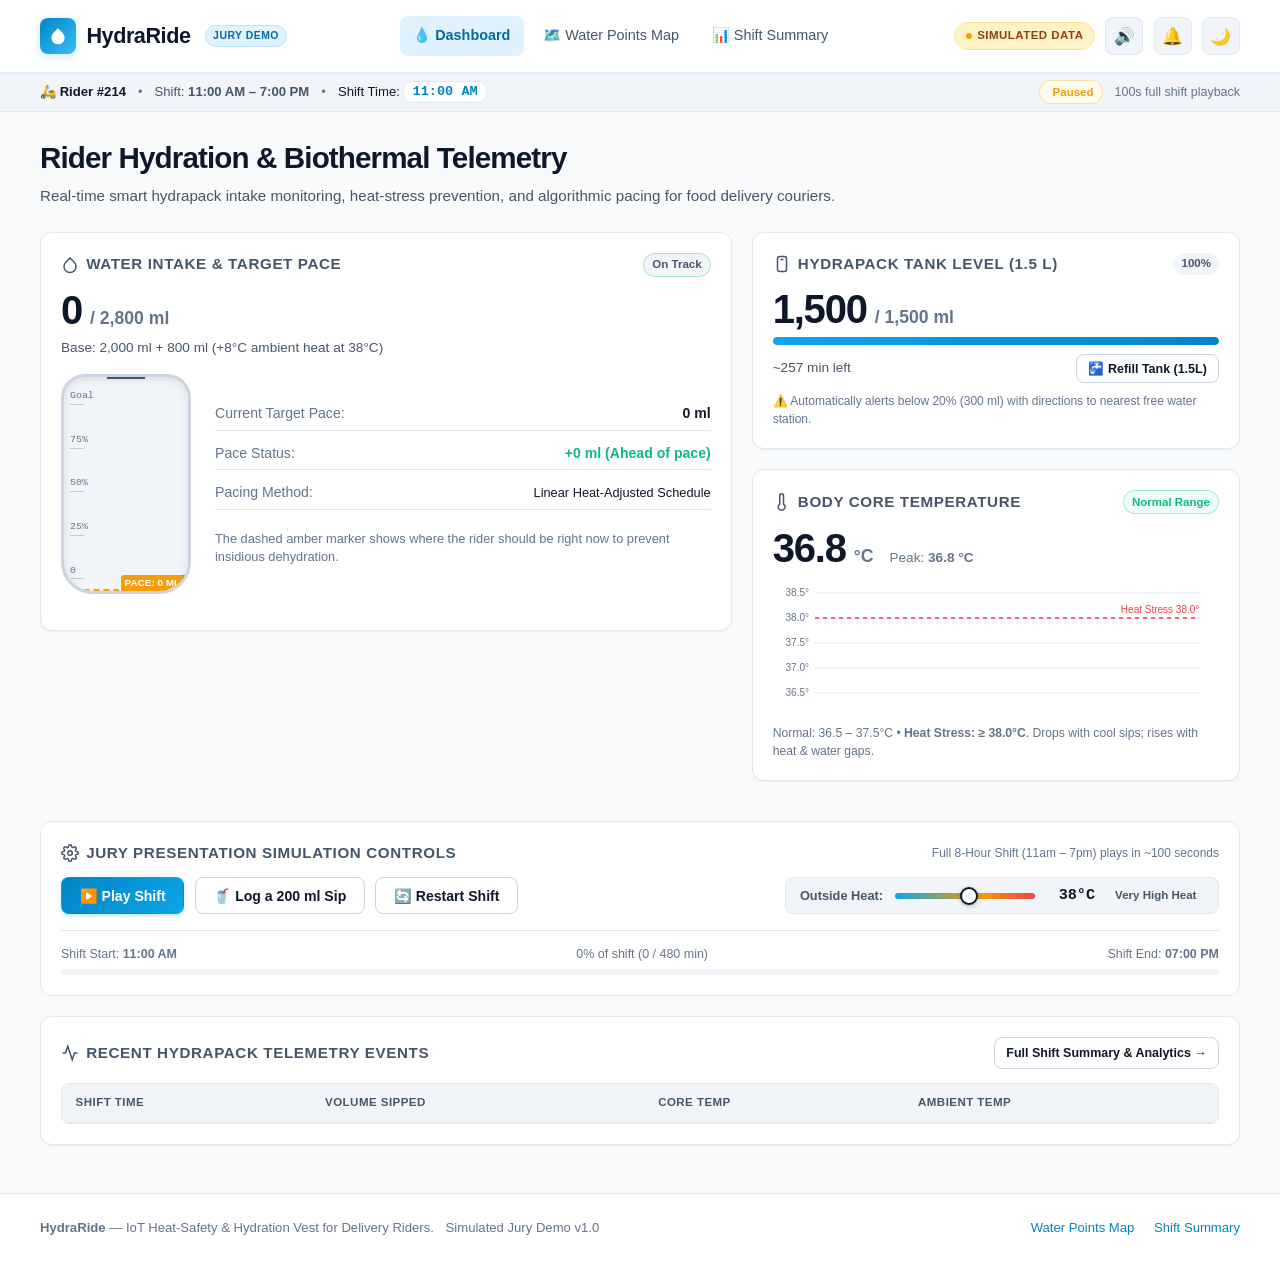
<file: index.html>
<!DOCTYPE html>
<html lang="en" data-theme="light">
<head>
  <meta charset="UTF-8">
  <meta name="viewport" content="width=device-width, initial-scale=1.0">
  <title>HydraRide — Smart Hydration & Heat Safety Dashboard</title>
  <meta name="description" content="HydraRide: Smart hydrapack telemetry and heat safety monitoring for food delivery riders in extreme urban weather.">
  <link rel="stylesheet" href="css/style.css">
  <link rel="stylesheet" href="style.css">
  <style>
/* HydraRide - Smart Hydration & Heat Safety Dashboard
   Clean, modern, responsive styling with Light & Dark mode support
   Water-blue primary accent, amber/coral warnings, large typography */

:root {
  /* Color Palette - Light Mode */
  --bg-primary: #f8fafc;
  --bg-surface: #ffffff;
  --bg-surface-alt: #f1f5f9;
  --bg-card: #ffffff;
  --bg-hover: #e2e8f0;
  
  --text-primary: #0f172a;
  --text-secondary: #475569;
  --text-muted: #64748b;
  --border-color: #e2e8f0;
  --border-strong: #cbd5e1;

  /* Water Blue Accent */
  --water-50: #f0f9ff;
  --water-100: #e0f2fe;
  --water-200: #bae6fd;
  --water-300: #7dd3fc;
  --water-400: #38bdf8;
  --water-500: #0ea5e9;
  --water-600: #0284c7;
  --water-700: #0369a1;
  --primary: var(--water-600);
  --primary-light: var(--water-500);
  --primary-glow: rgba(14, 165, 233, 0.25);

  /* Alert & Status Colors */
  --color-success: #10b981;
  --color-success-bg: #ecfdf5;
  --color-warning: #f59e0b;
  --color-warning-bg: #fffbeb;
  --color-danger: #ef4444;
  --color-danger-bg: #fef2f2;
  --color-info: #0284c7;
  --color-info-bg: #f0f9ff;

  /* Shadows & Radius */
  --shadow-sm: 0 1px 2px 0 rgba(0, 0, 0, 0.05);
  --shadow-md: 0 4px 6px -1px rgba(0, 0, 0, 0.08), 0 2px 4px -2px rgba(0, 0, 0, 0.05);
  --shadow-lg: 0 10px 15px -3px rgba(0, 0, 0, 0.08), 0 4px 6px -4px rgba(0, 0, 0, 0.04);
  --radius-sm: 8px;
  --radius-md: 12px;
  --radius-lg: 18px;
  --radius-full: 9999px;

  /* Layout */
  --max-width: 1240px;
  --header-height: 72px;
  --transition: all 0.2s ease-in-out;
}

[data-theme="dark"] {
  --bg-primary: #090d16;
  --bg-surface: #0f172a;
  --bg-surface-alt: #1e293b;
  --bg-card: #111a2e;
  --bg-hover: #1e293b;

  --text-primary: #f8fafc;
  --text-secondary: #cbd5e1;
  --text-muted: #94a3b8;
  --border-color: #1e293b;
  --border-strong: #334155;

  --water-50: #082f49;
  --water-100: #0c4a6e;
  --water-200: #075985;
  --water-300: #0284c7;
  --water-400: #38bdf8;
  --water-500: #38bdf8;
  --water-600: #0ea5e9;
  --water-700: #7dd3fc;
  --primary: var(--water-400);
  --primary-light: var(--water-300);
  --primary-glow: rgba(56, 189, 248, 0.3);

  --color-success: #34d399;
  --color-success-bg: rgba(16, 185, 129, 0.15);
  --color-warning: #fbbf24;
  --color-warning-bg: rgba(245, 158, 11, 0.15);
  --color-danger: #f87171;
  --color-danger-bg: rgba(239, 68, 68, 0.15);
  --color-info: #38bdf8;
  --color-info-bg: rgba(14, 165, 233, 0.15);

  --shadow-sm: 0 1px 2px 0 rgba(0, 0, 0, 0.4);
  --shadow-md: 0 4px 6px -1px rgba(0, 0, 0, 0.5);
  --shadow-lg: 0 10px 20px -3px rgba(0, 0, 0, 0.6);
}

/* Reset & Base */
*, *::before, *::after {
  box-sizing: border-box;
  margin: 0;
  padding: 0;
}

body {
  font-family: -apple-system, BlinkMacSystemFont, "Segoe UI", Roboto, "Helvetica Neue", Arial, sans-serif;
  background-color: var(--bg-primary);
  color: var(--text-primary);
  line-height: 1.5;
  font-size: 15px;
  min-height: 100vh;
  display: flex;
  flex-direction: column;
  transition: background-color 0.25s ease, color 0.25s ease;
  -webkit-font-smoothing: antialiased;
}

a {
  color: var(--primary);
  text-decoration: none;
  transition: var(--transition);
}

a:hover {
  text-decoration: underline;
}

button {
  font-family: inherit;
  cursor: pointer;
  border: none;
  background: none;
  transition: var(--transition);
}

/* Layout Container */
.container {
  width: 100%;
  max-width: var(--max-width);
  margin: 0 auto;
  padding: 0 1.25rem;
}

/* Header & Navigation Bar */
.site-header {
  position: sticky;
  top: 0;
  z-index: 1000;
  background: var(--bg-surface);
  border-bottom: 1px solid var(--border-color);
  backdrop-filter: blur(12px);
  -webkit-backdrop-filter: blur(12px);
  box-shadow: var(--shadow-sm);
}

.nav-inner {
  display: flex;
  align-items: center;
  justify-content: space-between;
  height: var(--header-height);
  gap: 1rem;
}

.brand {
  display: flex;
  align-items: center;
  gap: 0.65rem;
  font-weight: 800;
  font-size: 1.35rem;
  color: var(--text-primary);
  text-decoration: none;
  letter-spacing: -0.02em;
}

.brand-icon {
  width: 36px;
  height: 36px;
  background: linear-gradient(135deg, #0284c7 0%, #38bdf8 100%);
  border-radius: var(--radius-sm);
  display: flex;
  align-items: center;
  justify-content: center;
  color: #ffffff;
  box-shadow: 0 2px 8px var(--primary-glow);
}

.brand-badge {
  font-size: 0.65rem;
  font-weight: 700;
  letter-spacing: 0.05em;
  text-transform: uppercase;
  background: var(--water-100);
  color: var(--water-700);
  padding: 0.15rem 0.45rem;
  border-radius: var(--radius-full);
  margin-left: 0.25rem;
  border: 1px solid var(--water-200);
}

[data-theme="dark"] .brand-badge {
  background: var(--water-50);
  color: var(--water-400);
  border-color: var(--water-200);
}

.nav-links {
  display: flex;
  align-items: center;
  list-style: none;
  gap: 0.35rem;
}

.nav-item a {
  display: inline-flex;
  align-items: center;
  gap: 0.4rem;
  padding: 0.55rem 0.85rem;
  font-size: 0.9rem;
  font-weight: 500;
  color: var(--text-secondary);
  border-radius: var(--radius-sm);
  text-decoration: none;
  transition: var(--transition);
}

.nav-item a:hover {
  background-color: var(--bg-hover);
  color: var(--text-primary);
  text-decoration: none;
}

.nav-item a.active {
  background-color: var(--water-100);
  color: var(--water-700);
  font-weight: 600;
}

[data-theme="dark"] .nav-item a.active {
  background-color: rgba(14, 165, 233, 0.18);
  color: var(--water-400);
}

.nav-actions {
  display: flex;
  align-items: center;
  gap: 0.65rem;
}

/* Simulation tag */
.sim-pill {
  display: inline-flex;
  align-items: center;
  gap: 0.35rem;
  padding: 0.25rem 0.65rem;
  background: #fef3c7;
  border: 1px solid #fde68a;
  color: #92400e;
  font-size: 0.72rem;
  font-weight: 700;
  text-transform: uppercase;
  letter-spacing: 0.04em;
  border-radius: var(--radius-full);
}

[data-theme="dark"] .sim-pill {
  background: rgba(245, 158, 11, 0.16);
  border-color: rgba(245, 158, 11, 0.3);
  color: #fcd34d;
}

.sim-pill .dot {
  width: 6px;
  height: 6px;
  background: #f59e0b;
  border-radius: 50%;
  animation: pulse-dot 1.8s infinite;
}

@keyframes pulse-dot {
  0% { transform: scale(0.9); opacity: 0.7; }
  50% { transform: scale(1.3); opacity: 1; }
  100% { transform: scale(0.9); opacity: 0.7; }
}

.btn-icon {
  width: 38px;
  height: 38px;
  border-radius: var(--radius-sm);
  display: inline-flex;
  align-items: center;
  justify-content: center;
  color: var(--text-secondary);
  background: var(--bg-surface-alt);
  border: 1px solid var(--border-color);
  font-size: 1.05rem;
  transition: var(--transition);
}

.btn-icon:hover {
  background: var(--bg-hover);
  color: var(--text-primary);
}

.btn-icon.active {
  color: var(--primary);
  border-color: var(--primary);
}

/* Rider status sub-bar */
.rider-subbar {
  background: var(--bg-surface-alt);
  border-bottom: 1px solid var(--border-color);
  padding: 0.45rem 0;
  font-size: 0.82rem;
}

.rider-subbar-inner {
  display: flex;
  align-items: center;
  justify-content: space-between;
  flex-wrap: wrap;
  gap: 0.5rem;
}

.rider-meta {
  display: flex;
  align-items: center;
  gap: 0.75rem;
}

.rider-badge {
  display: inline-flex;
  align-items: center;
  gap: 0.35rem;
  font-weight: 700;
  color: var(--text-primary);
}

.rider-shift-clock {
  font-family: ui-monospace, SFMono-Regular, Menlo, Monaco, Consolas, monospace;
  font-size: 0.85rem;
  font-weight: 600;
  color: var(--primary);
  background: var(--bg-surface);
  padding: 0.15rem 0.5rem;
  border-radius: var(--radius-sm);
  border: 1px solid var(--border-color);
}

.shift-status-tag {
  display: inline-flex;
  align-items: center;
  gap: 0.3rem;
  padding: 0.15rem 0.5rem;
  border-radius: var(--radius-full);
  font-size: 0.72rem;
  font-weight: 600;
}

.status-live {
  background: var(--color-success-bg);
  color: var(--color-success);
  border: 1px solid rgba(16, 185, 129, 0.3);
}

.status-paused {
  background: var(--color-warning-bg);
  color: var(--color-warning);
  border: 1px solid rgba(245, 158, 11, 0.3);
}

/* Page Main */
.main-content {
  flex: 1;
  padding: 1.5rem 0 3rem;
}

/* Page Title & Section Headers */
.page-header {
  margin-bottom: 1.5rem;
}

.page-title {
  font-size: 1.85rem;
  font-weight: 800;
  letter-spacing: -0.03em;
  color: var(--text-primary);
  display: flex;
  align-items: center;
  gap: 0.6rem;
}

.page-subtitle {
  color: var(--text-secondary);
  font-size: 0.95rem;
  margin-top: 0.25rem;
}

/* Banner Alerts */
.alert-banner {
  margin-bottom: 1.25rem;
  padding: 0.9rem 1.15rem;
  border-radius: var(--radius-md);
  display: flex;
  align-items: center;
  justify-content: space-between;
  gap: 1rem;
  animation: slideDown 0.25s ease-out;
  border: 1px solid transparent;
}

@keyframes slideDown {
  from { opacity: 0; transform: translateY(-8px); }
  to { opacity: 1; transform: translateY(0); }
}

.alert-banner.alert-warning {
  background: #fffbeb;
  border-color: #fde68a;
  color: #92400e;
}

[data-theme="dark"] .alert-banner.alert-warning {
  background: rgba(245, 158, 11, 0.15);
  border-color: rgba(245, 158, 11, 0.35);
  color: #fde68a;
}

.alert-banner.alert-danger {
  background: #fef2f2;
  border-color: #fecaca;
  color: #991b1b;
}

[data-theme="dark"] .alert-banner.alert-danger {
  background: rgba(239, 68, 68, 0.18);
  border-color: rgba(239, 68, 68, 0.35);
  color: #fca5a5;
}

.alert-banner-content {
  display: flex;
  align-items: center;
  gap: 0.75rem;
  font-size: 0.92rem;
  font-weight: 500;
}

.alert-icon {
  font-size: 1.35rem;
  flex-shrink: 0;
}

.alert-actions {
  display: flex;
  align-items: center;
  gap: 0.5rem;
  flex-shrink: 0;
}

/* Buttons */
.btn {
  display: inline-flex;
  align-items: center;
  justify-content: center;
  gap: 0.45rem;
  padding: 0.6rem 1.1rem;
  border-radius: var(--radius-sm);
  font-size: 0.88rem;
  font-weight: 600;
  transition: var(--transition);
  border: 1px solid transparent;
  white-space: nowrap;
}

.btn-primary {
  background: linear-gradient(135deg, var(--water-600) 0%, var(--water-500) 100%);
  color: #ffffff;
  box-shadow: 0 2px 4px rgba(14, 165, 233, 0.25);
}

.btn-primary:hover {
  background: linear-gradient(135deg, var(--water-700) 0%, var(--water-600) 100%);
  box-shadow: 0 4px 8px rgba(14, 165, 233, 0.35);
  text-decoration: none;
}

.btn-secondary {
  background: var(--bg-surface);
  color: var(--text-primary);
  border-color: var(--border-strong);
}

.btn-secondary:hover {
  background: var(--bg-hover);
  text-decoration: none;
}

.btn-danger {
  background: var(--color-danger);
  color: #ffffff;
}

.btn-danger:hover {
  background: #dc2626;
}

.btn-sm {
  padding: 0.35rem 0.7rem;
  font-size: 0.78rem;
  border-radius: var(--radius-sm);
}

.btn-lg {
  padding: 0.85rem 1.5rem;
  font-size: 1rem;
  border-radius: var(--radius-md);
}

/* Card Components */
.card {
  background: var(--bg-card);
  border: 1px solid var(--border-color);
  border-radius: var(--radius-md);
  padding: 1.25rem;
  box-shadow: var(--shadow-sm);
  transition: border-color 0.2s ease, box-shadow 0.2s ease;
  position: relative;
}

.card:hover {
  box-shadow: var(--shadow-md);
}

.card-header {
  display: flex;
  align-items: center;
  justify-content: space-between;
  margin-bottom: 0.85rem;
}

.card-title {
  font-size: 0.95rem;
  font-weight: 700;
  color: var(--text-secondary);
  text-transform: uppercase;
  letter-spacing: 0.04em;
  display: flex;
  align-items: center;
  gap: 0.45rem;
}

.card-badge {
  font-size: 0.72rem;
  font-weight: 600;
  padding: 0.15rem 0.5rem;
  border-radius: var(--radius-full);
  background: var(--bg-surface-alt);
  color: var(--text-secondary);
}

/* Dashboard Grid */
.dashboard-grid {
  display: grid;
  grid-template-columns: repeat(12, 1fr);
  gap: 1.25rem;
}

.col-12 { grid-column: span 12; }
.col-8 { grid-column: span 8; }
.col-7 { grid-column: span 7; }
.col-6 { grid-column: span 6; }
.col-5 { grid-column: span 5; }
.col-4 { grid-column: span 4; }

/* Big Metric Readout */
.metric-value-row {
  display: flex;
  align-items: baseline;
  gap: 0.5rem;
  margin: 0.4rem 0;
}

.metric-big {
  font-size: 2.5rem;
  font-weight: 800;
  line-height: 1;
  letter-spacing: -0.03em;
  color: var(--text-primary);
}

.metric-unit {
  font-size: 1.1rem;
  font-weight: 600;
  color: var(--text-muted);
}

.metric-sub {
  font-size: 0.85rem;
  color: var(--text-secondary);
  display: flex;
  align-items: center;
  gap: 0.35rem;
}

/* Hydration Pack Graphic Widget */
.pack-widget-container {
  display: flex;
  align-items: center;
  gap: 1.5rem;
  margin: 1rem 0;
}

.pack-visual {
  position: relative;
  width: 130px;
  height: 220px;
  background: var(--bg-surface-alt);
  border: 3px solid var(--border-strong);
  border-radius: 24px 24px 32px 32px;
  overflow: hidden;
  box-shadow: inset 0 2px 8px rgba(0, 0, 0, 0.1);
  flex-shrink: 0;
}

.pack-cap {
  position: absolute;
  top: -12px;
  left: 50%;
  transform: translateX(-50%);
  width: 38px;
  height: 14px;
  background: #475569;
  border-radius: 4px 4px 0 0;
  z-index: 5;
}

.pack-hose {
  position: absolute;
  bottom: 12px;
  right: -10px;
  width: 24px;
  height: 36px;
  border-bottom: 4px solid var(--water-500);
  border-right: 4px solid var(--water-500);
  border-radius: 0 0 16px 0;
  pointer-events: none;
}

.pack-liquid {
  position: absolute;
  bottom: 0;
  left: 0;
  right: 0;
  height: 0%;
  background: linear-gradient(180deg, var(--water-400) 0%, var(--water-600) 100%);
  transition: height 0.6s cubic-bezier(0.4, 0, 0.2, 1);
  box-shadow: 0 0 12px var(--primary-glow);
}

.pack-wave {
  position: absolute;
  top: -8px;
  left: 0;
  right: 0;
  height: 12px;
  background: rgba(255, 255, 255, 0.35);
  border-radius: 50%;
  animation: waveMotion 2.4s ease-in-out infinite alternate;
}

@keyframes waveMotion {
  from { transform: scaleX(0.95) translateY(1px); }
  to { transform: scaleX(1.05) translateY(-1px); }
}

/* Target Pace Dashed Marker */
.pack-target-line {
  position: absolute;
  left: 0;
  right: 0;
  height: 2px;
  border-top: 2px dashed #f59e0b;
  z-index: 10;
  pointer-events: none;
  transition: bottom 0.5s ease;
}

.pack-target-label {
  position: absolute;
  right: 4px;
  top: -16px;
  background: #f59e0b;
  color: #ffffff;
  font-size: 0.62rem;
  font-weight: 700;
  padding: 1px 4px;
  border-radius: 3px;
  text-transform: uppercase;
}

.pack-graduations {
  position: absolute;
  left: 6px;
  top: 12px;
  bottom: 12px;
  display: flex;
  flex-direction: column;
  justify-content: space-between;
  z-index: 8;
  font-size: 0.62rem;
  font-family: ui-monospace, monospace;
  color: var(--text-muted);
  pointer-events: none;
}

.pack-mark {
  border-bottom: 1px solid rgba(148, 163, 184, 0.5);
  width: 14px;
}

.pack-stats {
  flex: 1;
  display: flex;
  flex-direction: column;
  gap: 0.75rem;
}

.stat-row {
  display: flex;
  align-items: center;
  justify-content: space-between;
  font-size: 0.88rem;
  padding-bottom: 0.35rem;
  border-bottom: 1px solid var(--border-color);
}

.stat-label {
  color: var(--text-muted);
}

.stat-val {
  font-weight: 700;
  color: var(--text-primary);
}

/* Progress bar */
.progress-bar-bg {
  width: 100%;
  height: 8px;
  background: var(--bg-surface-alt);
  border-radius: var(--radius-full);
  overflow: hidden;
  margin: 0.4rem 0;
}

.progress-bar-fill {
  height: 100%;
  background: linear-gradient(90deg, var(--water-500) 0%, var(--water-600) 100%);
  border-radius: var(--radius-full);
  transition: width 0.4s ease;
}

.progress-bar-fill.warning {
  background: linear-gradient(90deg, #f59e0b 0%, #d97706 100%);
}

.progress-bar-fill.danger {
  background: linear-gradient(90deg, #ef4444 0%, #b91c1c 100%);
}

/* Body Temp Canvas */
.temp-chart-container {
  position: relative;
  width: 100%;
  height: 140px;
  margin-top: 0.5rem;
}

.temp-chart-canvas {
  width: 100%;
  height: 100%;
  display: block;
}

/* Simulation Controls Panel */
.sim-controls-card {
  background: var(--bg-card);
  border: 1px solid var(--border-color);
  border-radius: var(--radius-md);
  padding: 1.25rem;
  margin-top: 1.25rem;
}

.controls-flex {
  display: flex;
  align-items: center;
  justify-content: space-between;
  flex-wrap: wrap;
  gap: 1rem;
}

.controls-group {
  display: flex;
  align-items: center;
  gap: 0.65rem;
  flex-wrap: wrap;
}

/* Range Slider */
.temp-slider-wrap {
  display: flex;
  align-items: center;
  gap: 0.75rem;
  background: var(--bg-surface-alt);
  padding: 0.4rem 0.85rem;
  border-radius: var(--radius-sm);
  border: 1px solid var(--border-color);
}

.temp-slider-label {
  font-size: 0.8rem;
  font-weight: 600;
  color: var(--text-secondary);
  white-space: nowrap;
}

.temp-slider {
  -webkit-appearance: none;
  appearance: none;
  width: 140px;
  height: 6px;
  border-radius: var(--radius-full);
  background: linear-gradient(90deg, #0ea5e9 0%, #f59e0b 60%, #ef4444 100%);
  outline: none;
}

.temp-slider::-webkit-slider-thumb {
  -webkit-appearance: none;
  appearance: none;
  width: 18px;
  height: 18px;
  border-radius: 50%;
  background: #ffffff;
  border: 2px solid var(--text-primary);
  cursor: pointer;
  box-shadow: 0 1px 4px rgba(0,0,0,0.3);
}

.temp-slider::-moz-range-thumb {
  width: 18px;
  height: 18px;
  border-radius: 50%;
  background: #ffffff;
  border: 2px solid var(--text-primary);
  cursor: pointer;
}

.temp-slider-val {
  font-family: ui-monospace, monospace;
  font-size: 0.95rem;
  font-weight: 700;
  color: var(--text-primary);
  min-width: 48px;
  text-align: right;
}

/* Shift Scrubber & Progress Bar */
.shift-timeline-wrap {
  margin-top: 1rem;
  padding-top: 0.85rem;
  border-top: 1px solid var(--border-color);
}

.shift-timeline-header {
  display: flex;
  align-items: center;
  justify-content: space-between;
  font-size: 0.78rem;
  color: var(--text-muted);
  margin-bottom: 0.35rem;
}

.shift-progress-track {
  width: 100%;
  height: 6px;
  background: var(--bg-surface-alt);
  border-radius: var(--radius-full);
  position: relative;
  overflow: hidden;
}

.shift-progress-fill {
  height: 100%;
  background: var(--primary);
  border-radius: var(--radius-full);
  transition: width 0.25s linear;
}

/* Water Points Map Layout */
.map-layout-grid {
  display: grid;
  grid-template-columns: 1fr 340px;
  gap: 1.25rem;
  height: calc(100vh - 210px);
  min-height: 520px;
}

.map-container-wrap {
  position: relative;
  border-radius: var(--radius-md);
  overflow: hidden;
  border: 1px solid var(--border-color);
  box-shadow: var(--shadow-sm);
  height: 100%;
}

#waterMap {
  width: 100%;
  height: 100%;
}

.map-sidebar {
  display: flex;
  flex-direction: column;
  gap: 1rem;
  height: 100%;
  overflow-y: auto;
}

.water-point-card {
  background: var(--bg-card);
  border: 1px solid var(--border-color);
  border-radius: var(--radius-sm);
  padding: 0.85rem 1rem;
  cursor: pointer;
  transition: var(--transition);
}

.water-point-card:hover {
  border-color: var(--primary);
  transform: translateY(-1px);
  box-shadow: var(--shadow-sm);
}

.water-point-card.featured {
  border: 2px solid #10b981;
  background: var(--color-success-bg);
}

.water-point-title {
  font-size: 0.95rem;
  font-weight: 700;
  color: var(--text-primary);
  display: flex;
  align-items: center;
  justify-content: space-between;
  gap: 0.5rem;
}

.water-point-type {
  font-size: 0.75rem;
  color: var(--text-muted);
  margin-top: 0.15rem;
}

.water-point-status {
  display: inline-flex;
  align-items: center;
  gap: 0.25rem;
  font-size: 0.72rem;
  font-weight: 600;
  padding: 0.15rem 0.45rem;
  border-radius: var(--radius-full);
}

.status-working {
  background: #ecfdf5;
  color: #065f46;
}

[data-theme="dark"] .status-working {
  background: rgba(16, 185, 129, 0.2);
  color: #34d399;
}

.water-point-dist {
  font-size: 0.82rem;
  font-weight: 700;
  color: var(--primary);
  display: flex;
  align-items: center;
  gap: 0.25rem;
  margin-top: 0.4rem;
}

/* Shift Summary Components */
.score-hero-card {
  background: linear-gradient(135deg, var(--bg-card) 0%, var(--bg-surface-alt) 100%);
  border: 1px solid var(--border-color);
  border-radius: var(--radius-lg);
  padding: 1.75rem;
  margin-bottom: 1.5rem;
  display: flex;
  align-items: center;
  justify-content: space-between;
  flex-wrap: wrap;
  gap: 1.5rem;
}

.score-circle {
  width: 120px;
  height: 120px;
  border-radius: 50%;
  border: 8px solid var(--water-500);
  display: flex;
  flex-direction: column;
  align-items: center;
  justify-content: center;
  background: var(--bg-surface);
  box-shadow: 0 4px 12px var(--primary-glow);
  flex-shrink: 0;
}

.score-num {
  font-size: 2.2rem;
  font-weight: 900;
  line-height: 1;
  color: var(--text-primary);
}

.score-label {
  font-size: 0.68rem;
  font-weight: 700;
  text-transform: uppercase;
  color: var(--text-muted);
}

.hourly-chart-wrap {
  width: 100%;
  height: 240px;
  margin-top: 1rem;
}

.hourly-chart-canvas {
  width: 100%;
  height: 100%;
  display: block;
}

/* History Log Table */
.table-wrap {
  width: 100%;
  overflow-x: auto;
  border-radius: var(--radius-sm);
  border: 1px solid var(--border-color);
}

.data-table {
  width: 100%;
  border-collapse: collapse;
  font-size: 0.85rem;
  text-align: left;
}

.data-table th {
  background: var(--bg-surface-alt);
  padding: 0.65rem 0.85rem;
  font-weight: 700;
  color: var(--text-secondary);
  border-bottom: 1px solid var(--border-color);
  text-transform: uppercase;
  font-size: 0.72rem;
  letter-spacing: 0.04em;
}

.data-table td {
  padding: 0.65rem 0.85rem;
  border-bottom: 1px solid var(--border-color);
  color: var(--text-primary);
}

.data-table tr:last-child td {
  border-bottom: none;
}

.data-table tr:hover td {
  background: var(--bg-hover);
}

/* Impact & Research Page */
.impact-hero {
  margin-bottom: 2rem;
  max-width: 800px;
}

.impact-hero-lead {
  font-size: 1.15rem;
  color: var(--text-secondary);
  line-height: 1.6;
  margin-top: 0.5rem;
}

.stat-callout-grid {
  display: grid;
  grid-template-columns: repeat(auto-fit, minmax(260px, 1fr));
  gap: 1.25rem;
  margin: 1.5rem 0 2.5rem;
}

.stat-callout-card {
  background: var(--bg-card);
  border: 1px solid var(--border-color);
  border-radius: var(--radius-md);
  padding: 1.5rem;
  position: relative;
  overflow: hidden;
  box-shadow: var(--shadow-sm);
}

.stat-callout-card::before {
  content: "";
  position: absolute;
  top: 0;
  left: 0;
  right: 0;
  height: 4px;
  background: var(--primary);
}

.stat-callout-card.danger::before {
  background: var(--color-danger);
}

.stat-callout-card.warning::before {
  background: var(--color-warning);
}

.stat-callout-num {
  font-size: 2.4rem;
  font-weight: 900;
  letter-spacing: -0.03em;
  color: var(--text-primary);
  line-height: 1.1;
}

.stat-callout-text {
  font-size: 0.95rem;
  font-weight: 600;
  color: var(--text-primary);
  margin: 0.4rem 0 0.5rem;
}

.stat-callout-source {
  font-size: 0.75rem;
  color: var(--text-muted);
}

.stat-callout-source a {
  color: var(--primary);
  font-weight: 600;
}

.research-section {
  margin-bottom: 2.5rem;
}

.section-title {
  font-size: 1.35rem;
  font-weight: 800;
  letter-spacing: -0.02em;
  color: var(--text-primary);
  margin-bottom: 1rem;
}

.citation-card {
  background: var(--bg-surface-alt);
  border: 1px solid var(--border-color);
  border-left: 4px solid var(--primary);
  border-radius: var(--radius-sm);
  padding: 1rem 1.25rem;
  margin-bottom: 1rem;
  font-size: 0.9rem;
}

.citation-header {
  font-weight: 700;
  color: var(--text-primary);
  margin-bottom: 0.35rem;
  display: flex;
  align-items: center;
  justify-content: space-between;
}

.citation-source-badge {
  font-size: 0.72rem;
  font-weight: 600;
  padding: 0.15rem 0.45rem;
  background: var(--bg-surface);
  border: 1px solid var(--border-color);
  border-radius: var(--radius-full);
}

.placeholder-pill {
  display: inline-block;
  padding: 0.2rem 0.55rem;
  border-radius: var(--radius-sm);
  background: #f1f5f9;
  border: 1px dashed #94a3b8;
  color: #475569;
  font-size: 0.75rem;
  font-family: ui-monospace, monospace;
  font-weight: 600;
}

[data-theme="dark"] .placeholder-pill {
  background: #1e293b;
  border-color: #475569;
  color: #cbd5e1;
}

/* Footer */
.site-footer {
  background: var(--bg-surface);
  border-top: 1px solid var(--border-color);
  padding: 1.5rem 0;
  margin-top: auto;
  font-size: 0.82rem;
  color: var(--text-muted);
}

.footer-inner {
  display: flex;
  align-items: center;
  justify-content: space-between;
  flex-wrap: wrap;
  gap: 1rem;
}

/* Responsive Breakpoints */
@media (max-width: 992px) {
  .dashboard-grid {
    grid-template-columns: 1fr;
  }
  .col-12, .col-8, .col-7, .col-6, .col-5, .col-4 {
    grid-column: span 1;
  }
  .map-layout-grid {
    grid-template-columns: 1fr;
    height: auto;
  }
  .map-container-wrap {
    height: 400px;
  }
  .map-sidebar {
    height: 340px;
  }
}

@media (max-width: 768px) {
  .nav-inner {
    height: auto;
    padding: 0.75rem 0;
    flex-wrap: wrap;
  }
  .nav-links {
    order: 3;
    width: 100%;
    overflow-x: auto;
    padding-top: 0.5rem;
  }
  .nav-item a {
    padding: 0.4rem 0.65rem;
    font-size: 0.82rem;
  }
  .controls-flex {
    flex-direction: column;
    align-items: stretch;
  }
  .controls-group {
    justify-content: space-between;
  }
  .temp-slider-wrap {
    width: 100%;
    justify-content: space-between;
  }
  .temp-slider {
    flex: 1;
  }
}

  </style>
  <link rel="icon" href="data:image/svg+xml,<svg xmlns='http://www.w3.org/2000/svg' viewBox='0 0 24 24' fill='%230284c7'><path d='M12 2.69l5.66 5.66a8 8 0 1 1-11.31 0z'/></svg>">
</head>
<body>

  <!-- Top Navigation Bar -->
  <header class="site-header">
    <div class="container">
      <div class="nav-inner">
        <a href="index.html" class="brand">
          <div class="brand-icon">
            <svg width="20" height="20" viewBox="0 0 24 24" fill="currentColor">
              <path d="M12 2.69l5.66 5.66a8 8 0 1 1-11.31 0z"/>
            </svg>
          </div>
          <span>HydraRide</span>
          <span class="brand-badge">Jury Demo</span>
        </a>

        <nav>
          <ul class="nav-links">
            <li class="nav-item"><a href="index.html" class="active">💧 Dashboard</a></li>
            <li class="nav-item"><a href="map.html">🗺️ Water Points Map</a></li>
            <li class="nav-item"><a href="summary.html">📊 Shift Summary</a></li>
          </ul>
        </nav>

        <div class="nav-actions">
          <div class="sim-pill" title="Hardware is in prototyping. All data is simulated in real-time.">
            <span class="dot"></span> Simulated data
          </div>
          <button class="btn-icon sound-toggle-btn" title="Toggle Sound Alerts" aria-label="Toggle Sound">🔊</button>
          <button class="btn-icon notif-toggle-btn" title="Enable Browser Push Notifications" aria-label="Enable Notifications">🔔</button>
          <button class="btn-icon theme-toggle-btn" title="Toggle Dark/Light Mode" aria-label="Toggle Theme">🌙</button>
        </div>
      </div>
    </div>
  </header>

  <!-- Rider Shift Context Sub-bar -->
  <section class="rider-subbar">
    <div class="container">
      <div class="rider-subbar-inner">
        <div class="rider-meta">
          <span class="rider-badge">🛵 Rider #214</span>
          <span style="color:var(--text-muted);">•</span>
          <span style="color:var(--text-secondary);">Shift: <strong>11:00 AM – 7:00 PM</strong></span>
          <span style="color:var(--text-muted);">•</span>
          <span>Shift Time: <span class="rider-shift-clock header-shift-clock">11:00 AM</span></span>
        </div>
        <div class="rider-meta">
          <span class="header-shift-status shift-status-tag status-paused"><span class="dot"></span> Paused</span>
          <span style="color:var(--text-muted); font-size: 0.78rem;">100s full shift playback</span>
        </div>
      </div>
    </div>
  </section>

  <!-- Main Content -->
  <main class="main-content">
    <div class="container">

      <!-- Dynamic Alert Banners -->
      <!-- 1. Hourly Reminder Banner -->
      <div id="reminderBanner" class="alert-banner alert-warning" style="display: none;">
        <div class="alert-banner-content">
          <span class="alert-icon">⏰</span>
          <span id="reminderBannerText">
            <strong>⚠️ Hydration Reminder:</strong> No sip logged for 60 minutes. Sip water now to avoid thermal fatigue.
          </span>
        </div>
        <div class="alert-actions">
          <button id="btnSnoozeReminder" class="btn btn-secondary btn-sm">Snooze 10 min</button>
          <button id="btnReminderQuickSip" class="btn btn-primary btn-sm">Sip 200 ml Now</button>
        </div>
      </div>

      <!-- 2. Heat Stress Warning Banner -->
      <div id="heatStressBanner" class="alert-banner alert-danger" style="display: none;">
        <div class="alert-banner-content">
          <span class="alert-icon">🌡️</span>
          <span id="heatStressText">
            <strong>⚠️ Heat Stress Warning:</strong> Body temperature is elevated (≥ 38.0°C). Rehydrate and rest in shade.
          </span>
        </div>
      </div>

      <!-- 3. Low Tank Warning Banner -->
      <div id="tankLowBanner" class="alert-banner alert-warning" style="display: none;">
        <div class="alert-banner-content">
          <span class="alert-icon">⚠️</span>
          <span id="tankLowText">
            <strong>⚠️ Hydrapack Low:</strong> Tank is below 20%. Refill at a water station.
          </span>
        </div>
        <div class="alert-actions">
          <a href="map.html" class="btn btn-secondary btn-sm">Open Water Map →</a>
        </div>
      </div>

      <!-- Page Header -->
      <div class="page-header">
        <h1 class="page-title">
          <span>Rider Hydration & Biothermal Telemetry</span>
        </h1>
        <p class="page-subtitle">
          Real-time smart hydrapack intake monitoring, heat-stress prevention, and algorithmic pacing for food delivery couriers.
        </p>
      </div>

      <!-- Dashboard Main Grid -->
      <div class="dashboard-grid">

        <!-- Column 1: Water Intake & Hydrapack Reservoir Visual (Span 7) -->
        <div class="col-7">
          <div class="card">
            <div class="card-header">
              <span class="card-title">
                <svg width="18" height="18" viewBox="0 0 24 24" fill="none" stroke="currentColor" stroke-width="2">
                  <path d="M12 2.69l5.66 5.66a8 8 0 1 1-11.31 0z"/>
                </svg>
                Water Intake & Target Pace
              </span>
              <span id="paceStatusBadge" class="card-badge status-live">On Track</span>
            </div>

            <!-- Total Drunk Big Readout -->
            <div class="metric-value-row">
              <span class="metric-big" id="totalWaterDrunk">0</span>
              <span class="metric-unit">/ <span id="dailyGoalMl">2,800</span> ml</span>
            </div>
            <div class="metric-sub" id="goalCalcExplainer">
              Base: 2,000 ml + 800 ml (+8°C ambient heat at 38°C)
            </div>

            <!-- Graphic Pack Reservoir Widget -->
            <div class="pack-widget-container">
              <!-- Visual Hydrapack Bladder -->
              <div class="pack-visual" title="Smart Hydrapack Reservoir (Fills as rider drinks)">
                <div class="pack-cap"></div>
                <div class="pack-hose"></div>
                
                <!-- Graduations -->
                <div class="pack-graduations">
                  <div class="pack-mark"><span>Goal</span></div>
                  <div class="pack-mark"><span>75%</span></div>
                  <div class="pack-mark"><span>50%</span></div>
                  <div class="pack-mark"><span>25%</span></div>
                  <div class="pack-mark"><span>0</span></div>
                </div>

                <!-- Liquid Level -->
                <div class="pack-liquid" id="packLiquid">
                  <div class="pack-wave"></div>
                </div>

                <!-- Target Pace Marker (Dashed Line) -->
                <div class="pack-target-line" id="packTargetLine" style="bottom: 0%;">
                  <span class="pack-target-label" id="packTargetLabel">Pace: 0 ml</span>
                </div>
              </div>

              <!-- Pacing Stats -->
              <div class="pack-stats">
                <div class="stat-row">
                  <span class="stat-label">Current Target Pace:</span>
                  <span class="stat-val" id="targetPaceVal">0 ml</span>
                </div>
                <div class="stat-row">
                  <span class="stat-label">Pace Status:</span>
                  <span class="stat-val" id="paceDifferenceVal">+0 ml (On Track)</span>
                </div>
                <div class="stat-row">
                  <span class="stat-label">Pacing Method:</span>
                  <span class="stat-val" style="font-size: 0.8rem; font-weight: 500;">Linear Heat-Adjusted Schedule</span>
                </div>
                <div style="font-size: 0.8rem; color: var(--text-muted); margin-top: 0.5rem; line-height: 1.4;">
                  The dashed amber marker shows where the rider should be right now to prevent insidious dehydration.
                </div>
              </div>
            </div>

          </div>
        </div>

        <!-- Column 2: Tank Level & Refill (Span 5) -->
        <div class="col-5">
          <div class="card" style="margin-bottom: 1.25rem;">
            <div class="card-header">
              <span class="card-title">
                <svg width="18" height="18" viewBox="0 0 24 24" fill="none" stroke="currentColor" stroke-width="2">
                  <rect x="6" y="2" width="12" height="20" rx="3"/>
                  <path d="M10 6h4"/>
                </svg>
                Hydrapack Tank Level (1.5 L)
              </span>
              <span id="tankPercentVal" class="card-badge">100%</span>
            </div>

            <div class="metric-value-row">
              <span class="metric-big" id="tankLevelMl">1,500</span>
              <span class="metric-unit">/ 1,500 ml</span>
            </div>

            <!-- Progress Bar -->
            <div class="progress-bar-bg">
              <div class="progress-bar-fill" id="tankProgressBar" style="width: 100%;"></div>
            </div>

            <div style="display:flex; justify-content:space-between; align-items:center; margin-top:0.6rem;">
              <span class="metric-sub" id="tankMinutesLeft">~180 min left</span>
              <button id="btnRefillTank" class="btn btn-secondary btn-sm" title="Refill backpack to 1,500 ml">
                🚰 Refill Tank (1.5L)
              </button>
            </div>
            
            <div style="font-size:0.75rem; color:var(--text-muted); margin-top:0.6rem;">
              ⚠️ Automatically alerts below 20% (300 ml) with directions to nearest free water station.
            </div>
          </div>

          <!-- Body Temperature Card -->
          <div class="card">
            <div class="card-header">
              <span class="card-title">
                <svg width="18" height="18" viewBox="0 0 24 24" fill="none" stroke="currentColor" stroke-width="2">
                  <path d="M14 14.76V3.5a2.5 2.5 0 0 0-5 0v11.26a4.5 4.5 0 1 0 5 0z"/>
                </svg>
                Body Core Temperature
              </span>
              <span id="bodyTempStatusBadge" class="card-badge status-live">Normal</span>
            </div>

            <div class="metric-value-row">
              <span class="metric-big" id="bodyTempVal">36.8</span>
              <span class="metric-unit">°C</span>
              <span style="font-size: 0.85rem; color: var(--text-muted); margin-left: 0.5rem;">
                Peak: <strong id="peakBodyTempVal">36.8 °C</strong>
              </span>
            </div>

            <!-- Live Canvas Trend Graph -->
            <div class="temp-chart-container">
              <canvas id="tempChartCanvas" class="temp-chart-canvas"></canvas>
            </div>

            <div style="font-size: 0.76rem; color: var(--text-muted); margin-top: 0.4rem;">
              Normal: 36.5 – 37.5°C • <strong>Heat Stress: ≥ 38.0°C</strong>. Drops with cool sips; rises with heat & water gaps.
            </div>
          </div>

        </div>

        <!-- Row 2: Controls & Ambient Environmental Simulation (Span 12) -->
        <div class="col-12">
          <div class="sim-controls-card">
            <div class="card-header" style="margin-bottom: 0.75rem;">
              <span class="card-title">
                <svg width="18" height="18" viewBox="0 0 24 24" fill="none" stroke="currentColor" stroke-width="2">
                  <circle cx="12" cy="12" r="3"/>
                  <path d="M19.4 15a1.65 1.65 0 0 0 .33 1.82l.06.06a2 2 0 0 1 0 2.83 2 2 0 0 1-2.83 0l-.06-.06a1.65 1.65 0 0 0-1.82-.33 1.65 1.65 0 0 0-1 1.51V21a2 2 0 0 1-2 2 2 2 0 0 1-2-2v-.09A1.65 1.65 0 0 0 9 19.4a1.65 1.65 0 0 0-1.82.33l-.06.06a2 2 0 0 1-2.83 0 2 2 0 0 1 0-2.83l.06-.06a1.65 1.65 0 0 0 .33-1.82 1.65 1.65 0 0 0-1.51-1H3a2 2 0 0 1-2-2 2 2 0 0 1 2-2h.09A1.65 1.65 0 0 0 4.6 9a1.65 1.65 0 0 0-.33-1.82l-.06-.06a2 2 0 0 1 0-2.83 2 2 0 0 1 2.83 0l.06.06a1.65 1.65 0 0 0 1.82.33H9a1.65 1.65 0 0 0 1-1.51V3a2 2 0 0 1 2-2 2 2 0 0 1 2 2v.09a1.65 1.65 0 0 0 1 1.51 1.65 1.65 0 0 0 1.82-.33l.06-.06a2 2 0 0 1 2.83 0 2 2 0 0 1 0 2.83l-.06.06a1.65 1.65 0 0 0-.33 1.82V9a1.65 1.65 0 0 0 1.51 1H21a2 2 0 0 1 2 2 2 2 0 0 1-2 2h-.09a1.65 1.65 0 0 0-1.51 1z"/>
                </svg>
                Jury Presentation Simulation Controls
              </span>
              <span style="font-size:0.75rem; color:var(--text-muted);">
                Full 8-Hour Shift (11am – 7pm) plays in ~100 seconds
              </span>
            </div>

            <div class="controls-flex">
              <!-- Play / Sip / Reset Action Group -->
              <div class="controls-group">
                <button id="btnPlayPause" class="btn btn-primary">▶️ Play Shift</button>
                <button id="btnLogSip" class="btn btn-secondary">🥤 Log a 200 ml Sip</button>
                <button id="btnResetShift" class="btn btn-secondary" title="Reset back to 11:00 AM">🔄 Restart Shift</button>
              </div>

              <!-- Ambient Temperature Slider -->
              <div class="controls-group">
                <div class="temp-slider-wrap">
                  <span class="temp-slider-label">Outside Heat:</span>
                  <input type="range" id="tempSlider" class="temp-slider" min="30" max="45" value="38" step="1">
                  <span class="temp-slider-val" id="tempSliderVal">38°C</span>
                  <span class="card-badge" id="tempSeverityBadge">Very High Heat</span>
                </div>
              </div>
            </div>

            <!-- Shift Timeline Progress Bar -->
            <div class="shift-timeline-wrap">
              <div class="shift-timeline-header">
                <span>Shift Start: <strong>11:00 AM</strong></span>
                <span id="shiftPercentDisplay">0% of shift (0 / 480 min)</span>
                <span>Shift End: <strong>07:00 PM</strong></span>
              </div>
              <div class="shift-progress-track">
                <div class="shift-progress-fill" id="shiftProgressBar" style="width: 0%;"></div>
              </div>
            </div>

          </div>
        </div>

        <!-- Row 3: Recent Activity Telemetry Table (Span 12) -->
        <div class="col-12">
          <div class="card">
            <div class="card-header">
              <span class="card-title">
                <svg width="18" height="18" viewBox="0 0 24 24" fill="none" stroke="currentColor" stroke-width="2">
                  <polyline points="22 12 18 12 15 21 9 3 6 12 2 12"/>
                </svg>
                Recent Hydrapack Telemetry Events
              </span>
              <a href="summary.html" class="btn btn-secondary btn-sm">Full Shift Summary & Analytics →</a>
            </div>

            <div class="table-wrap">
              <table class="data-table">
                <thead>
                  <tr>
                    <th>Shift Time</th>
                    <th>Volume Sipped</th>
                    <th>Core Temp</th>
                    <th>Ambient Temp</th>
                  </tr>
                </thead>
                <tbody id="recentSipsList">
                  <!-- Populated dynamically -->
                </tbody>
              </table>
            </div>

          </div>
        </div>

      </div>

    </div>
  </main>

  <!-- Site Footer -->
  <footer class="site-footer">
    <div class="container">
      <div class="footer-inner">
        <div>
          <strong>HydraRide</strong> — IoT Heat-Safety & Hydration Vest for Delivery Riders.
          <span style="margin-left: 0.5rem; color: var(--text-muted);">Simulated Jury Demo v1.0</span>
        </div>
        <div>
          <a href="map.html" style="margin-right: 1rem;">Water Points Map</a>
          <a href="summary.html">Shift Summary</a>
        </div>
      </div>
    </div>
  </footer>

  <!-- Scripts -->
  <script>
/**
 * HydraRide - Core Simulation & Telemetry Engine
 * 
 * IMPORTANT ARCHITECTURAL REQUIREMENT:
 * "Put all data in one function, getReading(), so the simulated source
 * can later be replaced by real hydrapack data."
 * 
 * In production hardware:
 * - getReading() will interface with Web Bluetooth API (BLE GATT characteristics),
 *   onboard ESP32 MQTT telemetry, or a local WebSocket.
 * In this demo:
 * - getReading() generates biothermal & hydrapack telemetry synchronized
 *   across pages via localStorage.
 */

(function (global) {
  'use strict';

  const STORAGE_KEY = 'hydraride_shift_state_v1';
  const SETTINGS_KEY = 'hydraride_settings_v1';

  // Simulation Timing Configuration:
  // 1 shift = 8 hours (480 minutes), from 11:00 AM to 07:00 PM.
  // Full shift runs in ~100 real seconds.
  // 480 shift minutes / 100 seconds = 4.8 shift minutes per real second.
  // We tick every 250ms (4 times/sec), so each tick = 1.2 shift minutes.
  const SHIFT_START_MINUTES = 11 * 60; // 660 mins (11:00 AM)
  const SHIFT_END_MINUTES = 19 * 60;   // 1140 mins (07:00 PM)
  const TOTAL_SHIFT_MINUTES = 480;      // 8 hours
  const TICK_INTERVAL_MS = 250;
  const SHIFT_MINUTES_PER_TICK = 1.2;

  // Initial / Default State
  function createInitialState() {
    return {
      version: 1,
      riderId: 'Rider #214',
      riderName: 'Aarav Sharma',
      shiftDate: new Date().toLocaleDateString('en-IN', { month: 'short', day: 'numeric', year: 'numeric' }),
      
      // Simulation Progress
      elapsedShiftMinutes: 0, // 0 to 480
      isSimulating: false,
      speedMultiplier: 1.0,
      
      // Ambient & Biothermal Conditions
      outsideTempC: 38,       // Slider 30 - 45 °C
      bodyTempC: 36.8,        // Simulated 36.5 to 38.5 °C
      peakBodyTempC: 36.8,

      // Hydration Pack Tank (1.5 L = 1500 ml)
      tankCapacityMl: 1500,
      tankLevelMl: 1500,      // Each sip lowers it, Refill resets it

      // Hydration Totals & Logs
      totalWaterDrunkMl: 0,
      lastSipMl: 0,
      minutesSinceLastSip: 0,
      nextAutoSipAtMinute: Math.floor(25 + Math.random() * 30), // first auto sip around min 25-55

      // Reminders & Alerts
      reminderDismissedUntil: 0,
      missedRemindersCount: 0,
      lastReminderTriggeredAt: -999,

      // Historical Series
      sipsLog: [],             // { shiftMinute, clockStr, ml, bodyTempC, outsideTempC }
      bodyTempHistory: [       // for trend graph: sample every ~10 shift minutes
        { shiftMinute: 0, clockStr: '11:00 AM', bodyTempC: 36.8, outsideTempC: 38 }
      ],
      hourlyIntake: [0, 0, 0, 0, 0, 0, 0, 0], // 8 hours of shift

      // Rider GPS location in Gurugram (Sector 29 Delivery Hub)
      riderLocation: {
        lat: 28.4682,
        lng: 77.0645,
        area: 'Sector 29 / Leisure Valley, Gurugram'
      }
    };
  }

  // Load from localStorage or initialize
  let state = loadState();

  function loadState() {
    try {
      const saved = localStorage.getItem(STORAGE_KEY);
      if (saved) {
        const parsed = JSON.parse(saved);
        if (parsed && parsed.version === 1) {
          return parsed;
        }
      }
    } catch (e) {
      console.warn('HydraRide: Failed to load state from localStorage', e);
    }
    return createInitialState();
  }

  function saveState() {
    try {
      localStorage.setItem(STORAGE_KEY, JSON.stringify(state));
    } catch (e) {
      console.warn('HydraRide: Failed to save state to localStorage', e);
    }
  }

  // Settings: Audio & Notifications
  let settings = {
    soundEnabled: true,
    notificationsEnabled: false
  };

  try {
    const savedSettings = localStorage.getItem(SETTINGS_KEY);
    if (savedSettings) {
      settings = Object.assign(settings, JSON.parse(savedSettings));
    }
  } catch (e) {}

  function saveSettings() {
    try {
      localStorage.setItem(SETTINGS_KEY, JSON.stringify(settings));
    } catch (e) {}
  }

  // Web Audio API Synthesizer (Zero external dependencies)
  let audioCtx = null;

  function getAudioContext() {
    if (!audioCtx) {
      const AudioContextClass = window.AudioContext || window.webkitAudioContext;
      if (AudioContextClass) {
        audioCtx = new AudioContextClass();
      }
    }
    if (audioCtx && audioCtx.state === 'suspended') {
      audioCtx.resume();
    }
    return audioCtx;
  }

  function playSound(type) {
    if (!settings.soundEnabled) return;
    try {
      const ctx = getAudioContext();
      if (!ctx) return;

      const now = ctx.currentTime;

      if (type === 'sip') {
        // Cheerful dual water droplet chime (440Hz -> 880Hz)
        const osc = ctx.createOscillator();
        const gain = ctx.createGain();
        osc.type = 'sine';
        osc.frequency.setValueAtTime(587.33, now); // D5
        osc.frequency.exponentialRampToValueAtTime(880, now + 0.12); // A5
        gain.gain.setValueAtTime(0.18, now);
        gain.gain.exponentialRampToValueAtTime(0.001, now + 0.25);
        osc.connect(gain);
        gain.connect(ctx.destination);
        osc.start(now);
        osc.stop(now + 0.25);
      } else if (type === 'reminder') {
        // Two-pulse hydration attention alert
        [0, 0.18].forEach(delay => {
          const osc = ctx.createOscillator();
          const gain = ctx.createGain();
          osc.type = 'triangle';
          osc.frequency.setValueAtTime(659.25, now + delay); // E5
          gain.gain.setValueAtTime(0.22, now + delay);
          gain.gain.exponentialRampToValueAtTime(0.001, now + delay + 0.14);
          osc.connect(gain);
          gain.connect(ctx.destination);
          osc.start(now + delay);
          osc.stop(now + delay + 0.15);
        });
      } else if (type === 'refill') {
        // Ascending harmonic chord for tank replenishment
        [329.63, 440, 554.37, 659.25].forEach((freq, i) => {
          const osc = ctx.createOscillator();
          const gain = ctx.createGain();
          osc.type = 'sine';
          osc.frequency.setValueAtTime(freq, now + i * 0.07);
          gain.gain.setValueAtTime(0.14, now + i * 0.07);
          gain.gain.exponentialRampToValueAtTime(0.001, now + i * 0.07 + 0.28);
          osc.connect(gain);
          gain.connect(ctx.destination);
          osc.start(now + i * 0.07);
          osc.stop(now + i * 0.07 + 0.3);
        });
      } else if (type === 'heat_alert') {
        // Deeper warning tone for heat stress
        const osc = ctx.createOscillator();
        const gain = ctx.createGain();
        osc.type = 'sawtooth';
        osc.frequency.setValueAtTime(440, now);
        osc.frequency.linearRampToValueAtTime(370, now + 0.25);
        gain.gain.setValueAtTime(0.2, now);
        gain.gain.exponentialRampToValueAtTime(0.001, now + 0.3);
        osc.connect(gain);
        gain.connect(ctx.destination);
        osc.start(now);
        osc.stop(now + 0.3);
      }
    } catch (e) {
      console.warn('Audio play failed:', e);
    }
  }

  // Browser Notifications
  function requestNotificationPermission() {
    if ('Notification' in window) {
      Notification.requestPermission().then(perm => {
        settings.notificationsEnabled = (perm === 'granted');
        saveSettings();
        if (perm === 'granted') {
          new Notification('HydraRide Notifications Enabled', {
            body: 'You will receive heat and hydration safety reminders.',
            icon: 'data:image/svg+xml,<svg xmlns="http://www.w3.org/2000/svg" viewBox="0 0 24 24" fill="%230ea5e9"><path d="M12 2.69l5.66 5.66a8 8 0 1 1-11.31 0z"/></svg>'
          });
        }
      });
    }
  }

  function triggerSystemNotification(title, body) {
    if ('Notification' in window && Notification.permission === 'granted' && settings.notificationsEnabled) {
      try {
        new Notification(title, {
          body: body,
          icon: 'data:image/svg+xml,<svg xmlns="http://www.w3.org/2000/svg" viewBox="0 0 24 24" fill="%230ea5e9"><path d="M12 2.69l5.66 5.66a8 8 0 1 1-11.31 0z"/></svg>'
        });
      } catch (e) {}
    }
  }

  // Time & Math Helper Utilities
  function minutesToClockStr(shiftMinutes) {
    const totalMins = SHIFT_START_MINUTES + Math.min(TOTAL_SHIFT_MINUTES, Math.max(0, shiftMinutes));
    const h24 = Math.floor(totalMins / 60);
    const m = Math.floor(totalMins % 60);
    const period = h24 >= 12 ? 'PM' : 'AM';
    const h12 = h24 % 12 === 0 ? 12 : h24 % 12;
    return `${h12.toString().padStart(2, '0')}:${m.toString().padStart(2, '0')} ${period}`;
  }

  // Heat-Based Daily Goal Formula:
  // "goal = 2000 ml + 100 ml for every °C above 30 (rounded to 100 ml)"
  function calculateHeatGoal(outsideTempC) {
    const baseGoal = 2000;
    const excessTemp = Math.max(0, outsideTempC - 30);
    const addedWater = excessTemp * 100;
    const rawGoal = baseGoal + addedWater;
    return Math.round(rawGoal / 100) * 100;
  }

  // Simulated Rider Location wandering in Gurugram
  function getRiderCurrentLocation(progressRatio) {
    // Delivery route between Cyber Hub (28.4952, 77.0887), Sector 29 (28.4682, 77.0645),
    // and IFFCO Chowk / Galleria (28.4673, 77.0864).
    const routeWaypoints = [
      { lat: 28.4682, lng: 77.0645, area: 'Sector 29 Market' },
      { lat: 28.4721, lng: 77.0726, area: 'IFFCO Chowk Crossing' },
      { lat: 28.4818, lng: 77.0927, area: 'MG Road Metro Stretch' },
      { lat: 28.4952, lng: 77.0887, area: 'DLF Cyber City Hub' },
      { lat: 28.4802, lng: 77.0812, area: 'Heritage City / MG Road' },
      { lat: 28.4673, lng: 77.0864, area: 'Galleria Market Phase 4' },
      { lat: 28.4593, lng: 77.0725, area: 'Millennium City Centre' },
      { lat: 28.4682, lng: 77.0645, area: 'Sector 29 Leisure Valley' }
    ];

    const idx = (progressRatio * (routeWaypoints.length - 1));
    const lowerIdx = Math.floor(idx);
    const upperIdx = Math.min(routeWaypoints.length - 1, lowerIdx + 1);
    const fraction = idx - lowerIdx;

    const p1 = routeWaypoints[lowerIdx];
    const p2 = routeWaypoints[upperIdx];

    return {
      lat: +(p1.lat + (p2.lat - p1.lat) * fraction).toFixed(5),
      lng: +(p1.lng + (p2.lng - p1.lng) * fraction).toFixed(5),
      area: fraction < 0.5 ? p1.area : p2.area
    };
  }

  /**
   * ====================================================================
   * CENTRAL TELEMETRY FUNCTION: getReading()
   * ====================================================================
   * As specified by user prompt:
   * "Put all data in one function, getReading(), so the simulated source
   * can later be replaced by real hydrapack data."
   * 
   * Returns a complete, self-contained snapshot of the system state.
   */
  function getReading() {
    const elapsed = state.elapsedShiftMinutes;
    const progress = Math.min(1.0, elapsed / TOTAL_SHIFT_MINUTES);
    const dailyGoalMl = calculateHeatGoal(state.outsideTempC);
    
    // Target pace at current moment of shift:
    // If half-way through shift, target is half of daily goal.
    const targetPaceMl = Math.round(progress * dailyGoalMl);
    const paceDeficitMl = targetPaceMl - state.totalWaterDrunkMl;

    // Reminder threshold: 30 shift mins above 40°C, otherwise 60 mins
    const reminderIntervalMins = state.outsideTempC > 40 ? 30 : 60;
    
    // Check if reminder is currently due
    const isSnoozed = elapsed < state.reminderDismissedUntil;
    const isReminderDue = !isSnoozed && 
                          (state.minutesSinceLastSip >= reminderIntervalMins) && 
                          (elapsed > 0) &&
                          (progress < 1.0);

    // Tank metrics
    const tankPercent = Math.max(0, Math.min(100, (state.tankLevelMl / state.tankCapacityMl) * 100));
    const tankLowWarning = state.tankLevelMl <= 300; // <= 20% of 1500 ml

    // Estimated minutes of water left based on average pace or base consumption
    const averageMlPerShiftMin = state.totalWaterDrunkMl > 0 && elapsed > 10 
      ? (state.totalWaterDrunkMl / elapsed) 
      : (dailyGoalMl / TOTAL_SHIFT_MINUTES);
    const estimatedMinutesLeft = averageMlPerShiftMin > 0 
      ? Math.round(state.tankLevelMl / averageMlPerShiftMin) 
      : 120;

    // Body temperature & heat stress
    // Heat stress warning at 38 °C or more. Stronger alert if also behind on water.
    const heatStressWarning = state.bodyTempC >= 38.0;
    const isBehindOnPace = paceDeficitMl > 100;
    const severeHeatStressWarning = heatStressWarning && isBehindOnPace;

    // Current shift clock string
    const shiftTimeStr = minutesToClockStr(elapsed);

    // Current Rider location
    const currentLocation = getRiderCurrentLocation(progress);

    return {
      timestamp: Date.now(),
      riderId: state.riderId,
      riderName: state.riderName,
      shiftDate: state.shiftDate,
      shiftTimeStr: shiftTimeStr,
      elapsedShiftMinutes: Math.round(elapsed),
      totalShiftMinutes: TOTAL_SHIFT_MINUTES,
      shiftProgressPercent: +(progress * 100).toFixed(1),
      isShiftComplete: progress >= 1.0,
      isSimulating: state.isSimulating,
      speedMultiplier: state.speedMultiplier,

      // Environmental
      outsideTempC: state.outsideTempC,

      // Hydration
      totalWaterDrunkMl: state.totalWaterDrunkMl,
      dailyGoalMl: dailyGoalMl,
      targetPaceMl: targetPaceMl,
      paceDeficitMl: paceDeficitMl,
      paceStatus: paceDeficitMl <= 50 ? 'on-track' : paceDeficitMl <= 250 ? 'behind' : 'critical-deficit',
      lastSipMl: state.lastSipMl,
      minutesSinceLastSip: Math.round(state.minutesSinceLastSip),

      // Tank Status
      tankCapacityMl: state.tankCapacityMl,
      tankLevelMl: state.tankLevelMl,
      tankPercent: +tankPercent.toFixed(1),
      tankLowWarning: tankLowWarning,
      estimatedMinutesLeft: Math.max(0, estimatedMinutesLeft),

      // Biothermal
      bodyTempC: +state.bodyTempC.toFixed(1),
      peakBodyTempC: +state.peakBodyTempC.toFixed(1),
      heatStressWarning: heatStressWarning,
      severeHeatStressWarning: severeHeatStressWarning,

      // Reminders
      reminderIntervalMins: reminderIntervalMins,
      isReminderDue: isReminderDue,
      isSnoozed: isSnoozed,
      missedRemindersCount: state.missedRemindersCount,

      // Location & Logs
      riderLocation: currentLocation,
      hourlyIntake: state.hourlyIntake.slice(),
      sipsLog: state.sipsLog.slice(),
      bodyTempHistory: state.bodyTempHistory.slice()
    };
  }

  // Log a sip (manual or automated)
  function recordSip(amountMl, isManual) {
    if (state.tankLevelMl <= 0) {
      return { success: false, reason: 'tank_empty' };
    }

    const sipMl = Math.min(state.tankLevelMl, Math.max(50, Math.round(amountMl)));
    state.tankLevelMl = Math.max(0, state.tankLevelMl - sipMl);
    state.totalWaterDrunkMl += sipMl;
    state.lastSipMl = sipMl;
    state.minutesSinceLastSip = 0;

    // Body temperature drop: cold hydration provides a soothing cooling effect
    // e.g. -0.15 °C to -0.25 °C drop after drinking
    const coolingDrop = (sipMl / 200) * 0.22;
    state.bodyTempC = Math.max(36.5, +(state.bodyTempC - coolingDrop).toFixed(2));

    // Update hourly intake slot (0 to 7)
    const currentHourIndex = Math.min(7, Math.floor(state.elapsedShiftMinutes / 60));
    state.hourlyIntake[currentHourIndex] = (state.hourlyIntake[currentHourIndex] || 0) + sipMl;

    // Add entry to sip log
    const entry = {
      id: Date.now() + Math.random().toString(36).substring(2, 6),
      shiftMinute: Math.round(state.elapsedShiftMinutes),
      clockStr: minutesToClockStr(state.elapsedShiftMinutes),
      ml: sipMl,
      bodyTempC: +state.bodyTempC.toFixed(1),
      outsideTempC: state.outsideTempC,
      isManual: !!isManual
    };
    state.sipsLog.unshift(entry);
    if (state.sipsLog.length > 50) {
      state.sipsLog.pop();
    }

    // Schedule next automated sip between 30 and 70 shift minutes from now
    state.nextAutoSipAtMinute = state.elapsedShiftMinutes + (30 + Math.random() * 40);

    // Audio chime
    playSound('sip');

    saveState();
    notifyListeners();
    return { success: true, ml: sipMl };
  }

  // Refill the 1.5 L hydration tank
  function refillTank() {
    state.tankLevelMl = state.tankCapacityMl;
    playSound('refill');
    saveState();
    notifyListeners();
    return state.tankLevelMl;
  }

  // Snooze hourly hydration reminder for 10 shift minutes
  function snoozeReminder(shiftMins = 10) {
    state.reminderDismissedUntil = state.elapsedShiftMinutes + shiftMins;
    saveState();
    notifyListeners();
  }

  // Set outside temperature (30 to 45 °C)
  function setOutsideTemp(tempC) {
    state.outsideTempC = Math.max(30, Math.min(45, Math.round(tempC)));
    saveState();
    notifyListeners();
  }

  // Reset shift back to 11:00 AM
  function resetShift() {
    state = createInitialState();
    saveState();
    notifyListeners();
  }

  // Fast forward / simulate a realistic completed shift (for jury inspection)
  function simulateCompletedShift() {
    resetShift();
    state.outsideTempC = 41;
    let currentMin = 0;
    while (currentMin < TOTAL_SHIFT_MINUTES) {
      currentMin += (35 + Math.random() * 30);
      if (currentMin >= TOTAL_SHIFT_MINUTES) break;
      state.elapsedShiftMinutes = currentMin;
      
      // Auto refill if low
      if (state.tankLevelMl < 300) {
        state.tankLevelMl = state.tankCapacityMl;
      }
      
      // Sip
      const sipSize = Math.floor(100 + Math.random() * 140);
      recordSip(sipSize, false);
      
      // Adjust body temp
      state.bodyTempC = +(36.7 + Math.random() * 1.3).toFixed(1);
      if (state.bodyTempC > state.peakBodyTempC) {
        state.peakBodyTempC = state.bodyTempC;
      }

      state.bodyTempHistory.push({
        shiftMinute: Math.round(currentMin),
        clockStr: minutesToClockStr(currentMin),
        bodyTempC: state.bodyTempC,
        outsideTempC: state.outsideTempC
      });
    }
    state.elapsedShiftMinutes = TOTAL_SHIFT_MINUTES;
    state.isSimulating = false;
    saveState();
    notifyListeners();
  }

  // Biothermal Model Step Function
  function stepSimulation(deltaShiftMinutes) {
    if (state.elapsedShiftMinutes >= TOTAL_SHIFT_MINUTES) {
      state.isSimulating = false;
      saveState();
      notifyListeners();
      return;
    }

    state.elapsedShiftMinutes += deltaShiftMinutes;
    state.minutesSinceLastSip += deltaShiftMinutes;

    // Body Temperature Biothermal Dynamics:
    // 1. Outside heat drive: higher outside temp gently pushes body temp up
    const heatDrive = (state.outsideTempC - 30) * 0.00045 * deltaShiftMinutes;

    // 2. Dehydration factor: long intervals without water accelerate heat accumulation
    const reminderThreshold = state.outsideTempC > 40 ? 30 : 60;
    const dehydrationDrive = (state.minutesSinceLastSip > (reminderThreshold * 0.6))
      ? 0.0006 * deltaShiftMinutes
      : 0;

    // 3. Natural cooling tendency toward 36.8 when recent sips exist
    const coolTendency = (state.bodyTempC > 36.8 && state.minutesSinceLastSip < 20)
      ? -0.0003 * deltaShiftMinutes
      : 0;

    state.bodyTempC = +(state.bodyTempC + heatDrive + dehydrationDrive + coolTendency).toFixed(2);
    
    // Clamp to realistic clinical range specified in prompt: 36.5 to 38.5 °C
    state.bodyTempC = Math.max(36.5, Math.min(38.5, state.bodyTempC));

    if (state.bodyTempC > state.peakBodyTempC) {
      state.peakBodyTempC = state.bodyTempC;
    }

    // Check if auto sip is triggered
    if (state.elapsedShiftMinutes >= state.nextAutoSipAtMinute) {
      if (state.tankLevelMl > 0) {
        // Random sip between 80 to 250 ml
        const randomSipMl = Math.floor(80 + Math.random() * 170);
        recordSip(randomSipMl, false);
      }
    }

    // Check hourly hydration reminder trigger
    const intervalMins = state.outsideTempC > 40 ? 30 : 60;
    if (state.minutesSinceLastSip >= intervalMins && 
        state.elapsedShiftMinutes >= state.reminderDismissedUntil) {
      
      // Trigger sound & notification once when hitting threshold
      if ((state.elapsedShiftMinutes - state.lastReminderTriggeredAt) > 15) {
        state.lastReminderTriggeredAt = state.elapsedShiftMinutes;
        state.missedRemindersCount++;
        playSound('reminder');
        triggerSystemNotification(
          'HydraRide Alert: Time to Hydrate!',
          `You have not sipped water for ${Math.round(state.minutesSinceLastSip)} minutes in ${state.outsideTempC}°C heat. Take a sip now to prevent heat strain.`
        );
      }
    }

    // Check high heat stress alert (38.0°C)
    if (state.bodyTempC >= 38.0 && Math.random() < 0.05) {
      playSound('heat_alert');
    }

    // Record trend history every ~10 shift minutes
    const lastHistory = state.bodyTempHistory[state.bodyTempHistory.length - 1];
    if (!lastHistory || (state.elapsedShiftMinutes - lastHistory.shiftMinute) >= 10) {
      state.bodyTempHistory.push({
        shiftMinute: Math.round(state.elapsedShiftMinutes),
        clockStr: minutesToClockStr(state.elapsedShiftMinutes),
        bodyTempC: +state.bodyTempC.toFixed(1),
        outsideTempC: state.outsideTempC
      });
      if (state.bodyTempHistory.length > 50) {
        state.bodyTempHistory.shift();
      }
    }

    saveState();
    notifyListeners();
  }

  // Simulation Loop Timer
  let simTimer = null;

  function startSimulation() {
    if (simTimer) return;
    state.isSimulating = true;
    saveState();
    notifyListeners();

    simTimer = setInterval(() => {
      if (!state.isSimulating) {
        stopSimulation();
        return;
      }
      stepSimulation(SHIFT_MINUTES_PER_TICK * state.speedMultiplier);
    }, TICK_INTERVAL_MS);
  }

  function stopSimulation() {
    if (simTimer) {
      clearInterval(simTimer);
      simTimer = null;
    }
    state.isSimulating = false;
    saveState();
    notifyListeners();
  }

  function toggleSimulation() {
    if (state.isSimulating) {
      stopSimulation();
    } else {
      if (state.elapsedShiftMinutes >= TOTAL_SHIFT_MINUTES) {
        state.elapsedShiftMinutes = 0;
      }
      startSimulation();
    }
  }

  // State Change Listeners / Observers
  const listeners = new Set();

  function subscribe(fn) {
    listeners.add(fn);
    return () => listeners.delete(fn);
  }

  function notifyListeners() {
    const reading = getReading();
    listeners.forEach(fn => {
      try { fn(reading); } catch (e) { console.error(e); }
    });
  }

  // Listen for storage events from other tabs
  window.addEventListener('storage', (e) => {
    if (e.key === STORAGE_KEY) {
      state = loadState();
      notifyListeners();
    } else if (e.key === SETTINGS_KEY) {
      try { settings = JSON.parse(e.newValue); } catch (err) {}
    }
  });

  // Automatically start simulation on load if it was active
  if (state.isSimulating && state.elapsedShiftMinutes < TOTAL_SHIFT_MINUTES) {
    startSimulation();
  }

  // Public HydraCore API export
  global.HydraCore = {
    getReading: getReading,
    recordSip: recordSip,
    refillTank: refillTank,
    snoozeReminder: snoozeReminder,
    setOutsideTemp: setOutsideTemp,
    resetShift: resetShift,
    simulateCompletedShift: simulateCompletedShift,
    startSimulation: startSimulation,
    stopSimulation: stopSimulation,
    toggleSimulation: toggleSimulation,
    subscribe: subscribe,
    playSound: playSound,
    requestNotificationPermission: requestNotificationPermission,
    getSettings: () => ({ ...settings }),
    setSoundEnabled: (val) => {
      settings.soundEnabled = !!val;
      saveSettings();
    },
    calculateHeatGoal: calculateHeatGoal,
    minutesToClockStr: minutesToClockStr
  };

})(window);

  </script>
  <script>
/**
 * HydraRide - Shared UI & Navigation Helper
 * Handles theme toggling (light/dark), audio toggles, notification prompt,
 * and header status badge synchronization across all pages.
 */

(function () {
  'use strict';

  // Theme Management
  const THEME_KEY = 'hydraride_theme_mode';

  function initTheme() {
    let savedTheme = localStorage.getItem(THEME_KEY);
    if (!savedTheme) {
      savedTheme = window.matchMedia && window.matchMedia('(prefers-color-scheme: dark)').matches
        ? 'dark'
        : 'light';
    }
    applyTheme(savedTheme);
  }

  function applyTheme(theme) {
    document.documentElement.setAttribute('data-theme', theme);
    localStorage.setItem(THEME_KEY, theme);
    
    // Update theme toggle icons
    const themeBtns = document.querySelectorAll('.theme-toggle-btn');
    themeBtns.forEach(btn => {
      btn.innerHTML = theme === 'dark' ? '☀️' : '🌙';
      btn.setAttribute('title', theme === 'dark' ? 'Switch to Light Mode' : 'Switch to Dark Mode');
      btn.setAttribute('aria-label', theme === 'dark' ? 'Switch to Light Mode' : 'Switch to Dark Mode');
    });
  }

  function toggleTheme() {
    const current = document.documentElement.getAttribute('data-theme') || 'light';
    const next = current === 'dark' ? 'light' : 'dark';
    applyTheme(next);
  }

  // Bind Navbar Controls
  document.addEventListener('DOMContentLoaded', () => {
    initTheme();

    // Theme buttons
    const themeBtns = document.querySelectorAll('.theme-toggle-btn');
    themeBtns.forEach(btn => {
      btn.addEventListener('click', toggleTheme);
    });

    // Sound toggle buttons
    const soundBtns = document.querySelectorAll('.sound-toggle-btn');
    if (window.HydraCore) {
      const updateSoundIcons = () => {
        const settings = window.HydraCore.getSettings();
        soundBtns.forEach(btn => {
          btn.innerHTML = settings.soundEnabled ? '🔊' : '🔇';
          btn.setAttribute('title', settings.soundEnabled ? 'Mute Audio Alerts' : 'Unmute Audio Alerts');
        });
      };
      updateSoundIcons();

      soundBtns.forEach(btn => {
        btn.addEventListener('click', () => {
          const s = window.HydraCore.getSettings();
          window.HydraCore.setSoundEnabled(!s.soundEnabled);
          updateSoundIcons();
        });
      });

      // Browser notification request
      const notifBtns = document.querySelectorAll('.notif-toggle-btn');
      notifBtns.forEach(btn => {
        btn.addEventListener('click', () => {
          window.HydraCore.requestNotificationPermission();
        });
      });

      // Subscribe to telemetry to update shared header items
      window.HydraCore.subscribe(reading => {
        // Shift clock
        const clocks = document.querySelectorAll('.header-shift-clock');
        clocks.forEach(el => {
          el.textContent = reading.shiftTimeStr;
        });

        // Status tag (Live / Paused / Complete)
        const statusTags = document.querySelectorAll('.header-shift-status');
        statusTags.forEach(el => {
          if (reading.isShiftComplete) {
            el.className = 'shift-status-tag status-paused';
            el.innerHTML = '<span class="dot"></span> Shift Ended';
          } else if (reading.isSimulating) {
            el.className = 'shift-status-tag status-live';
            el.innerHTML = '<span class="dot"></span> Active (Playing)';
          } else {
            el.className = 'shift-status-tag status-paused';
            el.innerHTML = '<span class="dot"></span> Paused';
          }
        });
      });

      // Initial read to sync header
      const initial = window.HydraCore.getReading();
      const clocks = document.querySelectorAll('.header-shift-clock');
      clocks.forEach(el => { el.textContent = initial.shiftTimeStr; });
    }
  });

})();

  </script>
  <script>
/**
 * HydraRide - Dashboard Page Logic
 * Handles real-time telemetry updates from getReading(),
 * canvas rendering of the body temperature trend chart,
 * hydrapack graphic animations, reminder banners, and interactive controls.
 */

(function () {
  'use strict';

  // DOM Elements cache
  let elements = {};

  function initDOMElements() {
    elements = {
      // Main alerts
      reminderBanner: document.getElementById('reminderBanner'),
      reminderBannerText: document.getElementById('reminderBannerText'),
      btnSnoozeReminder: document.getElementById('btnSnoozeReminder'),
      btnReminderQuickSip: document.getElementById('btnReminderQuickSip'),
      heatStressBanner: document.getElementById('heatStressBanner'),
      heatStressText: document.getElementById('heatStressText'),
      tankLowBanner: document.getElementById('tankLowBanner'),
      tankLowText: document.getElementById('tankLowText'),

      // Water intake & goal
      totalWaterDrunk: document.getElementById('totalWaterDrunk'),
      dailyGoalMl: document.getElementById('dailyGoalMl'),
      goalCalcExplainer: document.getElementById('goalCalcExplainer'),
      packLiquid: document.getElementById('packLiquid'),
      packTargetLine: document.getElementById('packTargetLine'),
      packTargetLabel: document.getElementById('packTargetLabel'),
      paceStatusBadge: document.getElementById('paceStatusBadge'),
      targetPaceVal: document.getElementById('targetPaceVal'),
      paceDifferenceVal: document.getElementById('paceDifferenceVal'),

      // Tank level
      tankLevelMl: document.getElementById('tankLevelMl'),
      tankPercentVal: document.getElementById('tankPercentVal'),
      tankProgressBar: document.getElementById('tankProgressBar'),
      tankMinutesLeft: document.getElementById('tankMinutesLeft'),
      btnRefillTank: document.getElementById('btnRefillTank'),

      // Body temperature
      bodyTempVal: document.getElementById('bodyTempVal'),
      peakBodyTempVal: document.getElementById('peakBodyTempVal'),
      bodyTempStatusBadge: document.getElementById('bodyTempStatusBadge'),
      tempChartCanvas: document.getElementById('tempChartCanvas'),

      // Controls
      btnPlayPause: document.getElementById('btnPlayPause'),
      btnLogSip: document.getElementById('btnLogSip'),
      btnResetShift: document.getElementById('btnResetShift'),
      tempSlider: document.getElementById('tempSlider'),
      tempSliderVal: document.getElementById('tempSliderVal'),
      tempSeverityBadge: document.getElementById('tempSeverityBadge'),
      shiftClockDisplay: document.getElementById('shiftClockDisplay'),
      shiftProgressBar: document.getElementById('shiftProgressBar'),
      shiftPercentDisplay: document.getElementById('shiftPercentDisplay'),

      // Recent sips table
      recentSipsList: document.getElementById('recentSipsList')
    };
  }

  // Draw smooth body temperature trend graph using Canvas
  function drawBodyTempChart(reading) {
    const canvas = elements.tempChartCanvas;
    if (!canvas) return;

    // Handle high DPI displays
    const rect = canvas.getBoundingClientRect();
    const dpr = window.devicePixelRatio || 1;
    const width = rect.width || 300;
    const height = rect.height || 140;

    if (canvas.width !== width * dpr || canvas.height !== height * dpr) {
      canvas.width = width * dpr;
      canvas.height = height * dpr;
    }

    const ctx = canvas.getContext('2d');
    ctx.resetTransform();
    ctx.scale(dpr, dpr);
    ctx.clearRect(0, 0, width, height);

    const isDark = document.documentElement.getAttribute('data-theme') === 'dark';
    const padding = { top: 16, right: 20, bottom: 24, left: 42 };
    const chartW = width - padding.left - padding.right;
    const chartH = height - padding.top - padding.bottom;

    // Range: 36.5 to 38.5 °C
    const minTemp = 36.5;
    const maxTemp = 38.5;
    const tempRange = maxTemp - minTemp;

    function tempToY(temp) {
      const clamped = Math.max(minTemp, Math.min(maxTemp, temp));
      return padding.top + chartH - ((clamped - minTemp) / tempRange) * chartH;
    }

    // Grid lines & labels
    ctx.font = '10px -apple-system, BlinkMacSystemFont, "Segoe UI", Roboto, sans-serif';
    ctx.fillStyle = isDark ? '#94a3b8' : '#64748b';
    ctx.textAlign = 'right';
    ctx.textBaseline = 'middle';

    const tempSteps = [36.5, 37.0, 37.5, 38.0, 38.5];
    tempSteps.forEach(temp => {
      const y = tempToY(temp);
      ctx.beginPath();
      ctx.strokeStyle = isDark ? '#1e293b' : '#e2e8f0';
      ctx.lineWidth = 1;
      ctx.moveTo(padding.left, y);
      ctx.lineTo(padding.left + chartW, y);
      ctx.stroke();

      ctx.fillText(`${temp.toFixed(1)}°`, padding.left - 6, y);
    });

    // Heat Stress Warning line at 38.0 °C (Red/Amber dashed)
    const warningY = tempToY(38.0);
    ctx.beginPath();
    ctx.setLineDash([4, 4]);
    ctx.strokeStyle = '#ef4444';
    ctx.lineWidth = 1.5;
    ctx.moveTo(padding.left, warningY);
    ctx.lineTo(padding.left + chartW, warningY);
    ctx.stroke();
    ctx.setLineDash([]);

    // Warning text marker
    ctx.fillStyle = '#ef4444';
    ctx.textAlign = 'right';
    ctx.fillText('Heat Stress 38.0°', padding.left + chartW, warningY - 8);

    // Data points from history
    const history = reading.bodyTempHistory || [];
    if (history.length === 0) return;

    const points = history.map(item => {
      const x = padding.left + (item.shiftMinute / 480) * chartW;
      const y = tempToY(item.bodyTempC);
      return { x, y, temp: item.bodyTempC, time: item.clockStr };
    });

    // Draw gradient filled area under curve
    if (points.length > 1) {
      const gradient = ctx.createLinearGradient(0, padding.top, 0, padding.top + chartH);
      if (reading.bodyTempC >= 38.0) {
        gradient.addColorStop(0, 'rgba(239, 68, 68, 0.35)');
        gradient.addColorStop(1, 'rgba(239, 68, 68, 0.02)');
      } else {
        gradient.addColorStop(0, 'rgba(14, 165, 233, 0.35)');
        gradient.addColorStop(1, 'rgba(14, 165, 233, 0.02)');
      }

      ctx.beginPath();
      ctx.moveTo(points[0].x, padding.top + chartH);
      ctx.lineTo(points[0].x, points[0].y);

      for (let i = 1; i < points.length; i++) {
        // smooth bezier curves
        const prev = points[i - 1];
        const curr = points[i];
        const cpX = (prev.x + curr.x) / 2;
        ctx.bezierCurveTo(cpX, prev.y, cpX, curr.y, curr.x, curr.y);
      }

      ctx.lineTo(points[points.length - 1].x, padding.top + chartH);
      ctx.closePath();
      ctx.fillStyle = gradient;
      ctx.fill();

      // Draw the main trend line
      ctx.beginPath();
      ctx.moveTo(points[0].x, points[0].y);
      for (let i = 1; i < points.length; i++) {
        const prev = points[i - 1];
        const curr = points[i];
        const cpX = (prev.x + curr.x) / 2;
        ctx.bezierCurveTo(cpX, prev.y, cpX, curr.y, curr.x, curr.y);
      }

      ctx.strokeStyle = reading.bodyTempC >= 38.0 ? '#ef4444' : '#0284c7';
      ctx.lineWidth = 2.5;
      ctx.stroke();

      // Draw dot on the latest point
      const latest = points[points.length - 1];
      ctx.beginPath();
      ctx.arc(latest.x, latest.y, 4.5, 0, Math.PI * 2);
      ctx.fillStyle = reading.bodyTempC >= 38.0 ? '#ef4444' : '#0ea5e9';
      ctx.fill();
      ctx.lineWidth = 2;
      ctx.strokeStyle = '#ffffff';
      ctx.stroke();
    }
  }

  // Update UI with the latest reading from getReading()
  function renderDashboard(reading) {
    if (!elements.totalWaterDrunk) return;

    // 1. Water Intake & Pack Graphic
    elements.totalWaterDrunk.textContent = reading.totalWaterDrunkMl.toLocaleString();
    elements.dailyGoalMl.textContent = reading.dailyGoalMl.toLocaleString();
    
    // Goal explanation formula breakdown
    const excess = Math.max(0, reading.outsideTempC - 30);
    elements.goalCalcExplainer.textContent = `Base: 2,000 ml + ${excess * 100} ml (+${excess}°C ambient heat at ${reading.outsideTempC}°C)`;

    // Pack graphic fill percentage (relative to daily goal, max 100%)
    const fillPercent = Math.min(100, Math.max(0, (reading.totalWaterDrunkMl / reading.dailyGoalMl) * 100));
    elements.packLiquid.style.height = `${fillPercent}%`;

    // Target Pace line position in the pack graphic
    const pacePercent = Math.min(100, Math.max(0, (reading.targetPaceMl / reading.dailyGoalMl) * 100));
    elements.packTargetLine.style.bottom = `${pacePercent}%`;
    elements.packTargetLabel.textContent = `Pace: ${reading.targetPaceMl} ml`;

    // Pace status indicator badge
    elements.targetPaceVal.textContent = `${reading.targetPaceMl} ml`;
    const diff = reading.totalWaterDrunkMl - reading.targetPaceMl;
    if (diff >= 0) {
      elements.paceDifferenceVal.textContent = `+${diff} ml (Ahead of pace)`;
      elements.paceDifferenceVal.style.color = 'var(--color-success)';
      elements.paceStatusBadge.className = 'card-badge status-live';
      elements.paceStatusBadge.textContent = 'On Track';
    } else {
      elements.paceDifferenceVal.textContent = `${diff} ml (Behind pace)`;
      elements.paceDifferenceVal.style.color = Math.abs(diff) > 250 ? 'var(--color-danger)' : 'var(--color-warning)';
      elements.paceStatusBadge.className = Math.abs(diff) > 250 ? 'card-badge status-paused' : 'card-badge';
      elements.paceStatusBadge.textContent = Math.abs(diff) > 250 ? 'Critical Deficit' : 'Behind Pace';
    }

    // 2. Tank Level (1.5 L)
    elements.tankLevelMl.textContent = reading.tankLevelMl.toLocaleString();
    elements.tankPercentVal.textContent = `${reading.tankPercent}%`;
    elements.tankProgressBar.style.width = `${reading.tankPercent}%`;

    if (reading.tankPercent <= 20) {
      elements.tankProgressBar.className = 'progress-bar-fill danger';
      elements.tankMinutesLeft.textContent = `${reading.estimatedMinutesLeft} min left (Refill needed)`;
      elements.tankMinutesLeft.style.color = 'var(--color-danger)';
      
      // Show tank low banner
      elements.tankLowBanner.style.display = 'flex';
      elements.tankLowText.innerHTML = `<strong>⚠️ Hydrapack Low:</strong> Only ${reading.tankLevelMl} ml remaining (~${reading.estimatedMinutesLeft} min left). <a href="map.html" style="text-decoration:underline; font-weight:700;">Find nearest water refill point on map →</a>`;
    } else if (reading.tankPercent <= 40) {
      elements.tankProgressBar.className = 'progress-bar-fill warning';
      elements.tankMinutesLeft.textContent = `~${reading.estimatedMinutesLeft} min left`;
      elements.tankMinutesLeft.style.color = 'var(--color-warning)';
      elements.tankLowBanner.style.display = 'none';
    } else {
      elements.tankProgressBar.className = 'progress-bar-fill';
      elements.tankMinutesLeft.textContent = `~${reading.estimatedMinutesLeft} min left`;
      elements.tankMinutesLeft.style.color = 'var(--text-secondary)';
      elements.tankLowBanner.style.display = 'none';
    }

    // 3. Body Temperature & Heat Stress Warning
    elements.bodyTempVal.textContent = reading.bodyTempC.toFixed(1);
    elements.peakBodyTempVal.textContent = `${reading.peakBodyTempC.toFixed(1)} °C`;

    if (reading.severeHeatStressWarning) {
      elements.bodyTempStatusBadge.className = 'card-badge status-paused';
      elements.bodyTempStatusBadge.style.background = 'var(--color-danger-bg)';
      elements.bodyTempStatusBadge.style.color = 'var(--color-danger)';
      elements.bodyTempStatusBadge.textContent = 'Severe Heat Strain';
      
      elements.heatStressBanner.style.display = 'flex';
      elements.heatStressBanner.className = 'alert-banner alert-danger';
      elements.heatStressText.innerHTML = `<strong>🚨 Critical Heat Strain Alert:</strong> Body core temperature reached ${reading.bodyTempC.toFixed(1)}°C and water intake is ${Math.abs(diff)} ml behind target pace! Take immediate shelter and rehydrate.`;
    } else if (reading.heatStressWarning) {
      elements.bodyTempStatusBadge.className = 'card-badge status-paused';
      elements.bodyTempStatusBadge.style.background = 'var(--color-warning-bg)';
      elements.bodyTempStatusBadge.style.color = 'var(--color-warning)';
      elements.bodyTempStatusBadge.textContent = 'Heat Stress (≥38°C)';

      elements.heatStressBanner.style.display = 'flex';
      elements.heatStressBanner.className = 'alert-banner alert-warning';
      elements.heatStressText.innerHTML = `<strong>⚠️ Heat Stress Warning:</strong> Body temperature is elevated at ${reading.bodyTempC.toFixed(1)}°C (≥ 38.0°C threshold). Drink cool water immediately.`;
    } else {
      elements.bodyTempStatusBadge.className = 'card-badge status-live';
      elements.bodyTempStatusBadge.style.background = 'var(--color-success-bg)';
      elements.bodyTempStatusBadge.style.color = 'var(--color-success)';
      elements.bodyTempStatusBadge.textContent = 'Normal Range';
      elements.heatStressBanner.style.display = 'none';
    }

    drawBodyTempChart(reading);

    // 4. Hourly Hydration Reminder Banner
    if (reading.isReminderDue) {
      elements.reminderBanner.style.display = 'flex';
      elements.reminderBannerText.innerHTML = `<strong>⚠️ Hydration Overdue:</strong> No sip logged for ${reading.minutesSinceLastSip} minutes (Threshold: ${reading.reminderIntervalMins} min at ${reading.outsideTempC}°C). Drink water now to maintain hydration pace.`;
    } else {
      elements.reminderBanner.style.display = 'none';
    }

    // 5. Controls & Shift Progress
    elements.shiftClockDisplay.textContent = reading.shiftTimeStr;
    elements.shiftProgressBar.style.width = `${reading.shiftProgressPercent}%`;
    elements.shiftPercentDisplay.textContent = `${reading.shiftProgressPercent}% of shift (${reading.elapsedShiftMinutes} / 480 min)`;

    if (reading.isSimulating) {
      elements.btnPlayPause.innerHTML = '⏸️ Pause';
      elements.btnPlayPause.className = 'btn btn-secondary';
    } else {
      elements.btnPlayPause.innerHTML = '▶️ Play Shift';
      elements.btnPlayPause.className = 'btn btn-primary';
    }

    // Slider sync
    if (document.activeElement !== elements.tempSlider) {
      elements.tempSlider.value = reading.outsideTempC;
    }
    elements.tempSliderVal.textContent = `${reading.outsideTempC}°C`;
    
    if (reading.outsideTempC >= 42) {
      elements.tempSeverityBadge.textContent = 'Severe Extreme Heat';
      elements.tempSeverityBadge.style.color = 'var(--color-danger)';
    } else if (reading.outsideTempC >= 38) {
      elements.tempSeverityBadge.textContent = 'Very High Heat';
      elements.tempSeverityBadge.style.color = 'var(--color-warning)';
    } else {
      elements.tempSeverityBadge.textContent = 'Moderate Summer Heat';
      elements.tempSeverityBadge.style.color = 'var(--primary)';
    }

    // 6. Recent sips log table
    if (elements.recentSipsList) {
      if (reading.sipsLog.length === 0) {
        elements.recentSipsList.innerHTML = '<tr><td colspan="4" style="text-align:center; color:var(--text-muted); padding: 1.5rem;">No sips logged yet in this shift. Hydration will log automatically or click "Log 200 ml Sip".</td></tr>';
      } else {
        const recent = reading.sipsLog.slice(0, 5);
        elements.recentSipsList.innerHTML = recent.map(sip => `
          <tr>
            <td><strong>${sip.clockStr}</strong></td>
            <td><span style="color:var(--primary); font-weight:700;">+${sip.ml} ml</span> ${sip.isManual ? '<span class="card-badge">Manual</span>' : ''}</td>
            <td>${sip.bodyTempC.toFixed(1)} °C</td>
            <td>${sip.outsideTempC} °C</td>
          </tr>
        `).join('');
      }
    }
  }

  // Bind all user events
  function bindEvents() {
    initDOMElements();

    // Play/Pause
    if (elements.btnPlayPause) {
      elements.btnPlayPause.addEventListener('click', () => {
        window.HydraCore.toggleSimulation();
      });
    }

    // Log manual 200 ml sip
    if (elements.btnLogSip) {
      elements.btnLogSip.addEventListener('click', () => {
        const res = window.HydraCore.recordSip(200, true);
        if (!res.success && res.reason === 'tank_empty') {
          alert('Hydrapack tank is empty (0 ml)! Please click "Refill Tank" or refill at a water station.');
        }
      });
    }

    // Refill Tank
    if (elements.btnRefillTank) {
      elements.btnRefillTank.addEventListener('click', () => {
        window.HydraCore.refillTank();
      });
    }

    // Snooze Reminder (10 shift minutes)
    if (elements.btnSnoozeReminder) {
      elements.btnSnoozeReminder.addEventListener('click', () => {
        window.HydraCore.snoozeReminder(10);
      });
    }

    // Reminder Quick Sip
    if (elements.btnReminderQuickSip) {
      elements.btnReminderQuickSip.addEventListener('click', () => {
        window.HydraCore.recordSip(200, true);
        window.HydraCore.snoozeReminder(30);
      });
    }

    // Reset Shift
    if (elements.btnResetShift) {
      elements.btnResetShift.addEventListener('click', () => {
        if (confirm('Reset shift back to 11:00 AM? This will clear current shift telemetry.')) {
          window.HydraCore.resetShift();
        }
      });
    }

    // Outside temperature slider
    if (elements.tempSlider) {
      elements.tempSlider.addEventListener('input', (e) => {
        const val = parseInt(e.target.value, 10);
        window.HydraCore.setOutsideTemp(val);
      });
    }

    // Redraw chart on resize
    window.addEventListener('resize', () => {
      const reading = window.HydraCore.getReading();
      drawBodyTempChart(reading);
    });

    // Subscribe to telemetry updates
    window.HydraCore.subscribe(renderDashboard);

    // Initial render
    renderDashboard(window.HydraCore.getReading());
  }

  document.addEventListener('DOMContentLoaded', bindEvents);

})();

  </script>
</body>
</html>
</file>
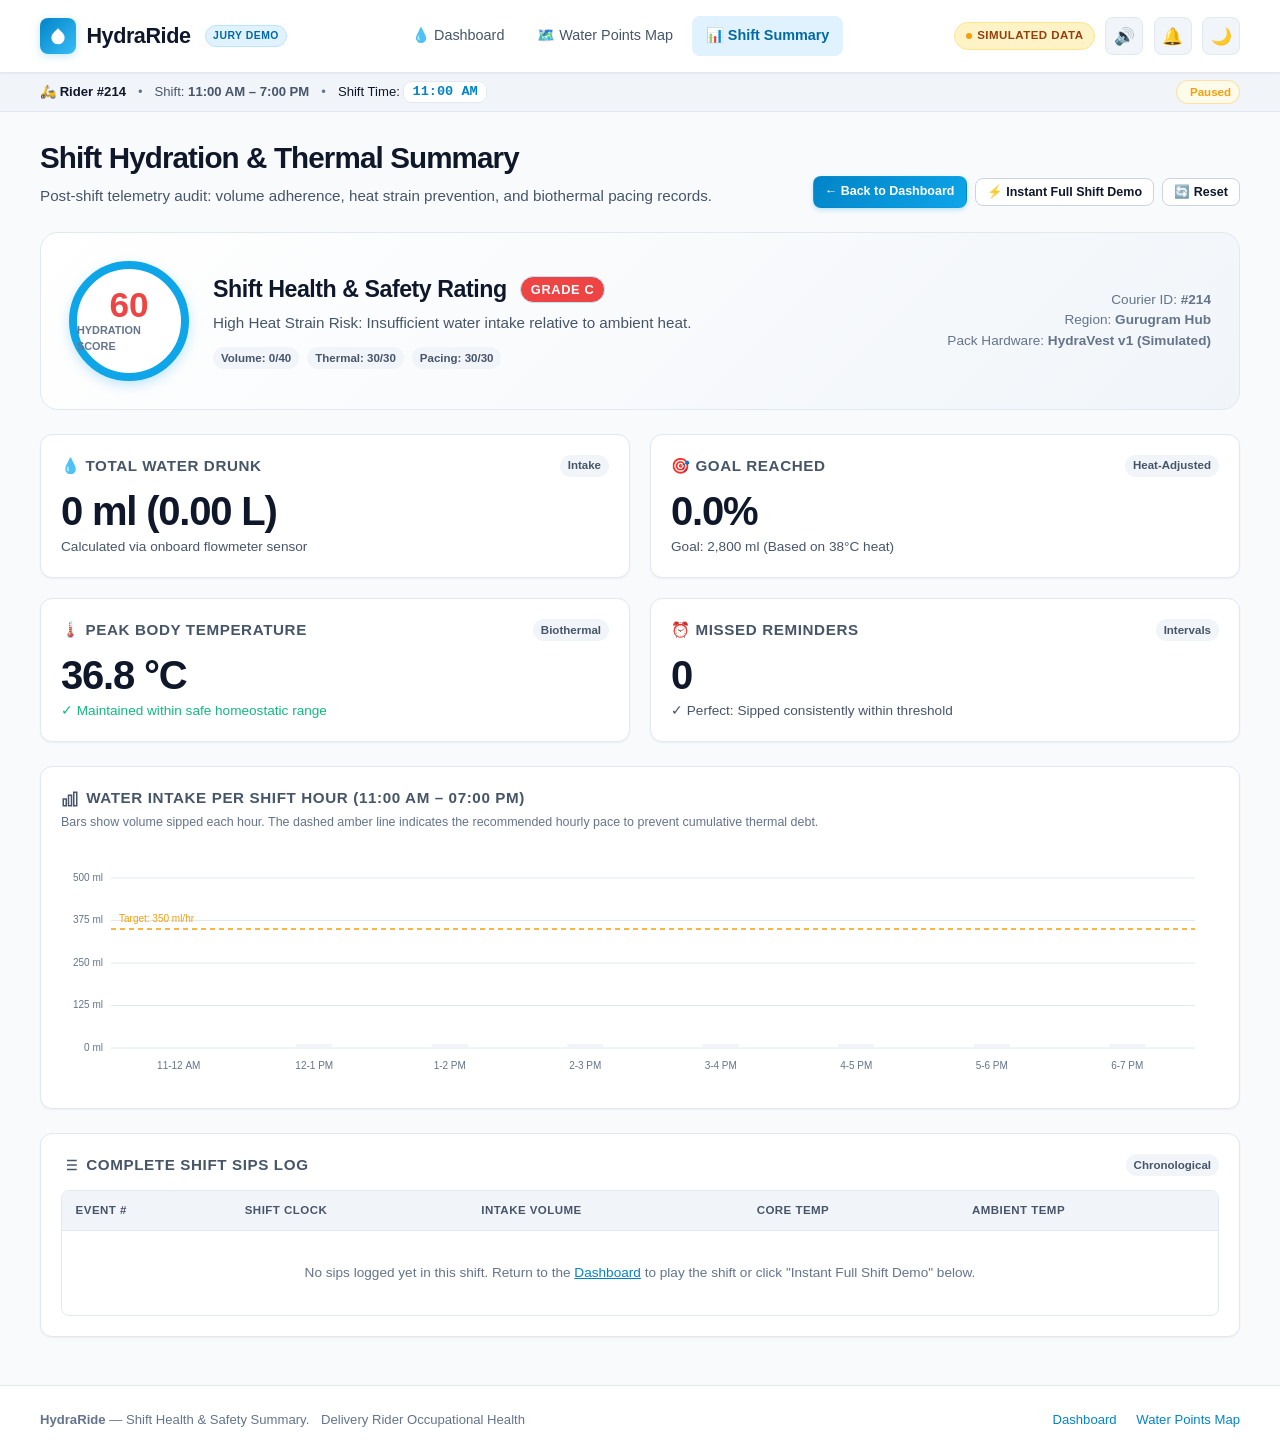
<file: summary.html>
<!DOCTYPE html>
<html lang="en" data-theme="light">
<head>
  <meta charset="UTF-8">
  <meta name="viewport" content="width=device-width, initial-scale=1.0">
  <title>HydraRide — Rider Shift Summary & Health Score</title>
  <meta name="description" content="Comprehensive shift hydration report, heat stress analysis, and hourly intake pacing for Rider #214.">
  <link rel="stylesheet" href="css/style.css">
  <link rel="stylesheet" href="style.css">
  <style>
/* HydraRide - Smart Hydration & Heat Safety Dashboard
   Clean, modern, responsive styling with Light & Dark mode support
   Water-blue primary accent, amber/coral warnings, large typography */

:root {
  /* Color Palette - Light Mode */
  --bg-primary: #f8fafc;
  --bg-surface: #ffffff;
  --bg-surface-alt: #f1f5f9;
  --bg-card: #ffffff;
  --bg-hover: #e2e8f0;
  
  --text-primary: #0f172a;
  --text-secondary: #475569;
  --text-muted: #64748b;
  --border-color: #e2e8f0;
  --border-strong: #cbd5e1;

  /* Water Blue Accent */
  --water-50: #f0f9ff;
  --water-100: #e0f2fe;
  --water-200: #bae6fd;
  --water-300: #7dd3fc;
  --water-400: #38bdf8;
  --water-500: #0ea5e9;
  --water-600: #0284c7;
  --water-700: #0369a1;
  --primary: var(--water-600);
  --primary-light: var(--water-500);
  --primary-glow: rgba(14, 165, 233, 0.25);

  /* Alert & Status Colors */
  --color-success: #10b981;
  --color-success-bg: #ecfdf5;
  --color-warning: #f59e0b;
  --color-warning-bg: #fffbeb;
  --color-danger: #ef4444;
  --color-danger-bg: #fef2f2;
  --color-info: #0284c7;
  --color-info-bg: #f0f9ff;

  /* Shadows & Radius */
  --shadow-sm: 0 1px 2px 0 rgba(0, 0, 0, 0.05);
  --shadow-md: 0 4px 6px -1px rgba(0, 0, 0, 0.08), 0 2px 4px -2px rgba(0, 0, 0, 0.05);
  --shadow-lg: 0 10px 15px -3px rgba(0, 0, 0, 0.08), 0 4px 6px -4px rgba(0, 0, 0, 0.04);
  --radius-sm: 8px;
  --radius-md: 12px;
  --radius-lg: 18px;
  --radius-full: 9999px;

  /* Layout */
  --max-width: 1240px;
  --header-height: 72px;
  --transition: all 0.2s ease-in-out;
}

[data-theme="dark"] {
  --bg-primary: #090d16;
  --bg-surface: #0f172a;
  --bg-surface-alt: #1e293b;
  --bg-card: #111a2e;
  --bg-hover: #1e293b;

  --text-primary: #f8fafc;
  --text-secondary: #cbd5e1;
  --text-muted: #94a3b8;
  --border-color: #1e293b;
  --border-strong: #334155;

  --water-50: #082f49;
  --water-100: #0c4a6e;
  --water-200: #075985;
  --water-300: #0284c7;
  --water-400: #38bdf8;
  --water-500: #38bdf8;
  --water-600: #0ea5e9;
  --water-700: #7dd3fc;
  --primary: var(--water-400);
  --primary-light: var(--water-300);
  --primary-glow: rgba(56, 189, 248, 0.3);

  --color-success: #34d399;
  --color-success-bg: rgba(16, 185, 129, 0.15);
  --color-warning: #fbbf24;
  --color-warning-bg: rgba(245, 158, 11, 0.15);
  --color-danger: #f87171;
  --color-danger-bg: rgba(239, 68, 68, 0.15);
  --color-info: #38bdf8;
  --color-info-bg: rgba(14, 165, 233, 0.15);

  --shadow-sm: 0 1px 2px 0 rgba(0, 0, 0, 0.4);
  --shadow-md: 0 4px 6px -1px rgba(0, 0, 0, 0.5);
  --shadow-lg: 0 10px 20px -3px rgba(0, 0, 0, 0.6);
}

/* Reset & Base */
*, *::before, *::after {
  box-sizing: border-box;
  margin: 0;
  padding: 0;
}

body {
  font-family: -apple-system, BlinkMacSystemFont, "Segoe UI", Roboto, "Helvetica Neue", Arial, sans-serif;
  background-color: var(--bg-primary);
  color: var(--text-primary);
  line-height: 1.5;
  font-size: 15px;
  min-height: 100vh;
  display: flex;
  flex-direction: column;
  transition: background-color 0.25s ease, color 0.25s ease;
  -webkit-font-smoothing: antialiased;
}

a {
  color: var(--primary);
  text-decoration: none;
  transition: var(--transition);
}

a:hover {
  text-decoration: underline;
}

button {
  font-family: inherit;
  cursor: pointer;
  border: none;
  background: none;
  transition: var(--transition);
}

/* Layout Container */
.container {
  width: 100%;
  max-width: var(--max-width);
  margin: 0 auto;
  padding: 0 1.25rem;
}

/* Header & Navigation Bar */
.site-header {
  position: sticky;
  top: 0;
  z-index: 1000;
  background: var(--bg-surface);
  border-bottom: 1px solid var(--border-color);
  backdrop-filter: blur(12px);
  -webkit-backdrop-filter: blur(12px);
  box-shadow: var(--shadow-sm);
}

.nav-inner {
  display: flex;
  align-items: center;
  justify-content: space-between;
  height: var(--header-height);
  gap: 1rem;
}

.brand {
  display: flex;
  align-items: center;
  gap: 0.65rem;
  font-weight: 800;
  font-size: 1.35rem;
  color: var(--text-primary);
  text-decoration: none;
  letter-spacing: -0.02em;
}

.brand-icon {
  width: 36px;
  height: 36px;
  background: linear-gradient(135deg, #0284c7 0%, #38bdf8 100%);
  border-radius: var(--radius-sm);
  display: flex;
  align-items: center;
  justify-content: center;
  color: #ffffff;
  box-shadow: 0 2px 8px var(--primary-glow);
}

.brand-badge {
  font-size: 0.65rem;
  font-weight: 700;
  letter-spacing: 0.05em;
  text-transform: uppercase;
  background: var(--water-100);
  color: var(--water-700);
  padding: 0.15rem 0.45rem;
  border-radius: var(--radius-full);
  margin-left: 0.25rem;
  border: 1px solid var(--water-200);
}

[data-theme="dark"] .brand-badge {
  background: var(--water-50);
  color: var(--water-400);
  border-color: var(--water-200);
}

.nav-links {
  display: flex;
  align-items: center;
  list-style: none;
  gap: 0.35rem;
}

.nav-item a {
  display: inline-flex;
  align-items: center;
  gap: 0.4rem;
  padding: 0.55rem 0.85rem;
  font-size: 0.9rem;
  font-weight: 500;
  color: var(--text-secondary);
  border-radius: var(--radius-sm);
  text-decoration: none;
  transition: var(--transition);
}

.nav-item a:hover {
  background-color: var(--bg-hover);
  color: var(--text-primary);
  text-decoration: none;
}

.nav-item a.active {
  background-color: var(--water-100);
  color: var(--water-700);
  font-weight: 600;
}

[data-theme="dark"] .nav-item a.active {
  background-color: rgba(14, 165, 233, 0.18);
  color: var(--water-400);
}

.nav-actions {
  display: flex;
  align-items: center;
  gap: 0.65rem;
}

/* Simulation tag */
.sim-pill {
  display: inline-flex;
  align-items: center;
  gap: 0.35rem;
  padding: 0.25rem 0.65rem;
  background: #fef3c7;
  border: 1px solid #fde68a;
  color: #92400e;
  font-size: 0.72rem;
  font-weight: 700;
  text-transform: uppercase;
  letter-spacing: 0.04em;
  border-radius: var(--radius-full);
}

[data-theme="dark"] .sim-pill {
  background: rgba(245, 158, 11, 0.16);
  border-color: rgba(245, 158, 11, 0.3);
  color: #fcd34d;
}

.sim-pill .dot {
  width: 6px;
  height: 6px;
  background: #f59e0b;
  border-radius: 50%;
  animation: pulse-dot 1.8s infinite;
}

@keyframes pulse-dot {
  0% { transform: scale(0.9); opacity: 0.7; }
  50% { transform: scale(1.3); opacity: 1; }
  100% { transform: scale(0.9); opacity: 0.7; }
}

.btn-icon {
  width: 38px;
  height: 38px;
  border-radius: var(--radius-sm);
  display: inline-flex;
  align-items: center;
  justify-content: center;
  color: var(--text-secondary);
  background: var(--bg-surface-alt);
  border: 1px solid var(--border-color);
  font-size: 1.05rem;
  transition: var(--transition);
}

.btn-icon:hover {
  background: var(--bg-hover);
  color: var(--text-primary);
}

.btn-icon.active {
  color: var(--primary);
  border-color: var(--primary);
}

/* Rider status sub-bar */
.rider-subbar {
  background: var(--bg-surface-alt);
  border-bottom: 1px solid var(--border-color);
  padding: 0.45rem 0;
  font-size: 0.82rem;
}

.rider-subbar-inner {
  display: flex;
  align-items: center;
  justify-content: space-between;
  flex-wrap: wrap;
  gap: 0.5rem;
}

.rider-meta {
  display: flex;
  align-items: center;
  gap: 0.75rem;
}

.rider-badge {
  display: inline-flex;
  align-items: center;
  gap: 0.35rem;
  font-weight: 700;
  color: var(--text-primary);
}

.rider-shift-clock {
  font-family: ui-monospace, SFMono-Regular, Menlo, Monaco, Consolas, monospace;
  font-size: 0.85rem;
  font-weight: 600;
  color: var(--primary);
  background: var(--bg-surface);
  padding: 0.15rem 0.5rem;
  border-radius: var(--radius-sm);
  border: 1px solid var(--border-color);
}

.shift-status-tag {
  display: inline-flex;
  align-items: center;
  gap: 0.3rem;
  padding: 0.15rem 0.5rem;
  border-radius: var(--radius-full);
  font-size: 0.72rem;
  font-weight: 600;
}

.status-live {
  background: var(--color-success-bg);
  color: var(--color-success);
  border: 1px solid rgba(16, 185, 129, 0.3);
}

.status-paused {
  background: var(--color-warning-bg);
  color: var(--color-warning);
  border: 1px solid rgba(245, 158, 11, 0.3);
}

/* Page Main */
.main-content {
  flex: 1;
  padding: 1.5rem 0 3rem;
}

/* Page Title & Section Headers */
.page-header {
  margin-bottom: 1.5rem;
}

.page-title {
  font-size: 1.85rem;
  font-weight: 800;
  letter-spacing: -0.03em;
  color: var(--text-primary);
  display: flex;
  align-items: center;
  gap: 0.6rem;
}

.page-subtitle {
  color: var(--text-secondary);
  font-size: 0.95rem;
  margin-top: 0.25rem;
}

/* Banner Alerts */
.alert-banner {
  margin-bottom: 1.25rem;
  padding: 0.9rem 1.15rem;
  border-radius: var(--radius-md);
  display: flex;
  align-items: center;
  justify-content: space-between;
  gap: 1rem;
  animation: slideDown 0.25s ease-out;
  border: 1px solid transparent;
}

@keyframes slideDown {
  from { opacity: 0; transform: translateY(-8px); }
  to { opacity: 1; transform: translateY(0); }
}

.alert-banner.alert-warning {
  background: #fffbeb;
  border-color: #fde68a;
  color: #92400e;
}

[data-theme="dark"] .alert-banner.alert-warning {
  background: rgba(245, 158, 11, 0.15);
  border-color: rgba(245, 158, 11, 0.35);
  color: #fde68a;
}

.alert-banner.alert-danger {
  background: #fef2f2;
  border-color: #fecaca;
  color: #991b1b;
}

[data-theme="dark"] .alert-banner.alert-danger {
  background: rgba(239, 68, 68, 0.18);
  border-color: rgba(239, 68, 68, 0.35);
  color: #fca5a5;
}

.alert-banner-content {
  display: flex;
  align-items: center;
  gap: 0.75rem;
  font-size: 0.92rem;
  font-weight: 500;
}

.alert-icon {
  font-size: 1.35rem;
  flex-shrink: 0;
}

.alert-actions {
  display: flex;
  align-items: center;
  gap: 0.5rem;
  flex-shrink: 0;
}

/* Buttons */
.btn {
  display: inline-flex;
  align-items: center;
  justify-content: center;
  gap: 0.45rem;
  padding: 0.6rem 1.1rem;
  border-radius: var(--radius-sm);
  font-size: 0.88rem;
  font-weight: 600;
  transition: var(--transition);
  border: 1px solid transparent;
  white-space: nowrap;
}

.btn-primary {
  background: linear-gradient(135deg, var(--water-600) 0%, var(--water-500) 100%);
  color: #ffffff;
  box-shadow: 0 2px 4px rgba(14, 165, 233, 0.25);
}

.btn-primary:hover {
  background: linear-gradient(135deg, var(--water-700) 0%, var(--water-600) 100%);
  box-shadow: 0 4px 8px rgba(14, 165, 233, 0.35);
  text-decoration: none;
}

.btn-secondary {
  background: var(--bg-surface);
  color: var(--text-primary);
  border-color: var(--border-strong);
}

.btn-secondary:hover {
  background: var(--bg-hover);
  text-decoration: none;
}

.btn-danger {
  background: var(--color-danger);
  color: #ffffff;
}

.btn-danger:hover {
  background: #dc2626;
}

.btn-sm {
  padding: 0.35rem 0.7rem;
  font-size: 0.78rem;
  border-radius: var(--radius-sm);
}

.btn-lg {
  padding: 0.85rem 1.5rem;
  font-size: 1rem;
  border-radius: var(--radius-md);
}

/* Card Components */
.card {
  background: var(--bg-card);
  border: 1px solid var(--border-color);
  border-radius: var(--radius-md);
  padding: 1.25rem;
  box-shadow: var(--shadow-sm);
  transition: border-color 0.2s ease, box-shadow 0.2s ease;
  position: relative;
}

.card:hover {
  box-shadow: var(--shadow-md);
}

.card-header {
  display: flex;
  align-items: center;
  justify-content: space-between;
  margin-bottom: 0.85rem;
}

.card-title {
  font-size: 0.95rem;
  font-weight: 700;
  color: var(--text-secondary);
  text-transform: uppercase;
  letter-spacing: 0.04em;
  display: flex;
  align-items: center;
  gap: 0.45rem;
}

.card-badge {
  font-size: 0.72rem;
  font-weight: 600;
  padding: 0.15rem 0.5rem;
  border-radius: var(--radius-full);
  background: var(--bg-surface-alt);
  color: var(--text-secondary);
}

/* Dashboard Grid */
.dashboard-grid {
  display: grid;
  grid-template-columns: repeat(12, 1fr);
  gap: 1.25rem;
}

.col-12 { grid-column: span 12; }
.col-8 { grid-column: span 8; }
.col-7 { grid-column: span 7; }
.col-6 { grid-column: span 6; }
.col-5 { grid-column: span 5; }
.col-4 { grid-column: span 4; }

/* Big Metric Readout */
.metric-value-row {
  display: flex;
  align-items: baseline;
  gap: 0.5rem;
  margin: 0.4rem 0;
}

.metric-big {
  font-size: 2.5rem;
  font-weight: 800;
  line-height: 1;
  letter-spacing: -0.03em;
  color: var(--text-primary);
}

.metric-unit {
  font-size: 1.1rem;
  font-weight: 600;
  color: var(--text-muted);
}

.metric-sub {
  font-size: 0.85rem;
  color: var(--text-secondary);
  display: flex;
  align-items: center;
  gap: 0.35rem;
}

/* Hydration Pack Graphic Widget */
.pack-widget-container {
  display: flex;
  align-items: center;
  gap: 1.5rem;
  margin: 1rem 0;
}

.pack-visual {
  position: relative;
  width: 130px;
  height: 220px;
  background: var(--bg-surface-alt);
  border: 3px solid var(--border-strong);
  border-radius: 24px 24px 32px 32px;
  overflow: hidden;
  box-shadow: inset 0 2px 8px rgba(0, 0, 0, 0.1);
  flex-shrink: 0;
}

.pack-cap {
  position: absolute;
  top: -12px;
  left: 50%;
  transform: translateX(-50%);
  width: 38px;
  height: 14px;
  background: #475569;
  border-radius: 4px 4px 0 0;
  z-index: 5;
}

.pack-hose {
  position: absolute;
  bottom: 12px;
  right: -10px;
  width: 24px;
  height: 36px;
  border-bottom: 4px solid var(--water-500);
  border-right: 4px solid var(--water-500);
  border-radius: 0 0 16px 0;
  pointer-events: none;
}

.pack-liquid {
  position: absolute;
  bottom: 0;
  left: 0;
  right: 0;
  height: 0%;
  background: linear-gradient(180deg, var(--water-400) 0%, var(--water-600) 100%);
  transition: height 0.6s cubic-bezier(0.4, 0, 0.2, 1);
  box-shadow: 0 0 12px var(--primary-glow);
}

.pack-wave {
  position: absolute;
  top: -8px;
  left: 0;
  right: 0;
  height: 12px;
  background: rgba(255, 255, 255, 0.35);
  border-radius: 50%;
  animation: waveMotion 2.4s ease-in-out infinite alternate;
}

@keyframes waveMotion {
  from { transform: scaleX(0.95) translateY(1px); }
  to { transform: scaleX(1.05) translateY(-1px); }
}

/* Target Pace Dashed Marker */
.pack-target-line {
  position: absolute;
  left: 0;
  right: 0;
  height: 2px;
  border-top: 2px dashed #f59e0b;
  z-index: 10;
  pointer-events: none;
  transition: bottom 0.5s ease;
}

.pack-target-label {
  position: absolute;
  right: 4px;
  top: -16px;
  background: #f59e0b;
  color: #ffffff;
  font-size: 0.62rem;
  font-weight: 700;
  padding: 1px 4px;
  border-radius: 3px;
  text-transform: uppercase;
}

.pack-graduations {
  position: absolute;
  left: 6px;
  top: 12px;
  bottom: 12px;
  display: flex;
  flex-direction: column;
  justify-content: space-between;
  z-index: 8;
  font-size: 0.62rem;
  font-family: ui-monospace, monospace;
  color: var(--text-muted);
  pointer-events: none;
}

.pack-mark {
  border-bottom: 1px solid rgba(148, 163, 184, 0.5);
  width: 14px;
}

.pack-stats {
  flex: 1;
  display: flex;
  flex-direction: column;
  gap: 0.75rem;
}

.stat-row {
  display: flex;
  align-items: center;
  justify-content: space-between;
  font-size: 0.88rem;
  padding-bottom: 0.35rem;
  border-bottom: 1px solid var(--border-color);
}

.stat-label {
  color: var(--text-muted);
}

.stat-val {
  font-weight: 700;
  color: var(--text-primary);
}

/* Progress bar */
.progress-bar-bg {
  width: 100%;
  height: 8px;
  background: var(--bg-surface-alt);
  border-radius: var(--radius-full);
  overflow: hidden;
  margin: 0.4rem 0;
}

.progress-bar-fill {
  height: 100%;
  background: linear-gradient(90deg, var(--water-500) 0%, var(--water-600) 100%);
  border-radius: var(--radius-full);
  transition: width 0.4s ease;
}

.progress-bar-fill.warning {
  background: linear-gradient(90deg, #f59e0b 0%, #d97706 100%);
}

.progress-bar-fill.danger {
  background: linear-gradient(90deg, #ef4444 0%, #b91c1c 100%);
}

/* Body Temp Canvas */
.temp-chart-container {
  position: relative;
  width: 100%;
  height: 140px;
  margin-top: 0.5rem;
}

.temp-chart-canvas {
  width: 100%;
  height: 100%;
  display: block;
}

/* Simulation Controls Panel */
.sim-controls-card {
  background: var(--bg-card);
  border: 1px solid var(--border-color);
  border-radius: var(--radius-md);
  padding: 1.25rem;
  margin-top: 1.25rem;
}

.controls-flex {
  display: flex;
  align-items: center;
  justify-content: space-between;
  flex-wrap: wrap;
  gap: 1rem;
}

.controls-group {
  display: flex;
  align-items: center;
  gap: 0.65rem;
  flex-wrap: wrap;
}

/* Range Slider */
.temp-slider-wrap {
  display: flex;
  align-items: center;
  gap: 0.75rem;
  background: var(--bg-surface-alt);
  padding: 0.4rem 0.85rem;
  border-radius: var(--radius-sm);
  border: 1px solid var(--border-color);
}

.temp-slider-label {
  font-size: 0.8rem;
  font-weight: 600;
  color: var(--text-secondary);
  white-space: nowrap;
}

.temp-slider {
  -webkit-appearance: none;
  appearance: none;
  width: 140px;
  height: 6px;
  border-radius: var(--radius-full);
  background: linear-gradient(90deg, #0ea5e9 0%, #f59e0b 60%, #ef4444 100%);
  outline: none;
}

.temp-slider::-webkit-slider-thumb {
  -webkit-appearance: none;
  appearance: none;
  width: 18px;
  height: 18px;
  border-radius: 50%;
  background: #ffffff;
  border: 2px solid var(--text-primary);
  cursor: pointer;
  box-shadow: 0 1px 4px rgba(0,0,0,0.3);
}

.temp-slider::-moz-range-thumb {
  width: 18px;
  height: 18px;
  border-radius: 50%;
  background: #ffffff;
  border: 2px solid var(--text-primary);
  cursor: pointer;
}

.temp-slider-val {
  font-family: ui-monospace, monospace;
  font-size: 0.95rem;
  font-weight: 700;
  color: var(--text-primary);
  min-width: 48px;
  text-align: right;
}

/* Shift Scrubber & Progress Bar */
.shift-timeline-wrap {
  margin-top: 1rem;
  padding-top: 0.85rem;
  border-top: 1px solid var(--border-color);
}

.shift-timeline-header {
  display: flex;
  align-items: center;
  justify-content: space-between;
  font-size: 0.78rem;
  color: var(--text-muted);
  margin-bottom: 0.35rem;
}

.shift-progress-track {
  width: 100%;
  height: 6px;
  background: var(--bg-surface-alt);
  border-radius: var(--radius-full);
  position: relative;
  overflow: hidden;
}

.shift-progress-fill {
  height: 100%;
  background: var(--primary);
  border-radius: var(--radius-full);
  transition: width 0.25s linear;
}

/* Water Points Map Layout */
.map-layout-grid {
  display: grid;
  grid-template-columns: 1fr 340px;
  gap: 1.25rem;
  height: calc(100vh - 210px);
  min-height: 520px;
}

.map-container-wrap {
  position: relative;
  border-radius: var(--radius-md);
  overflow: hidden;
  border: 1px solid var(--border-color);
  box-shadow: var(--shadow-sm);
  height: 100%;
}

#waterMap {
  width: 100%;
  height: 100%;
}

.map-sidebar {
  display: flex;
  flex-direction: column;
  gap: 1rem;
  height: 100%;
  overflow-y: auto;
}

.water-point-card {
  background: var(--bg-card);
  border: 1px solid var(--border-color);
  border-radius: var(--radius-sm);
  padding: 0.85rem 1rem;
  cursor: pointer;
  transition: var(--transition);
}

.water-point-card:hover {
  border-color: var(--primary);
  transform: translateY(-1px);
  box-shadow: var(--shadow-sm);
}

.water-point-card.featured {
  border: 2px solid #10b981;
  background: var(--color-success-bg);
}

.water-point-title {
  font-size: 0.95rem;
  font-weight: 700;
  color: var(--text-primary);
  display: flex;
  align-items: center;
  justify-content: space-between;
  gap: 0.5rem;
}

.water-point-type {
  font-size: 0.75rem;
  color: var(--text-muted);
  margin-top: 0.15rem;
}

.water-point-status {
  display: inline-flex;
  align-items: center;
  gap: 0.25rem;
  font-size: 0.72rem;
  font-weight: 600;
  padding: 0.15rem 0.45rem;
  border-radius: var(--radius-full);
}

.status-working {
  background: #ecfdf5;
  color: #065f46;
}

[data-theme="dark"] .status-working {
  background: rgba(16, 185, 129, 0.2);
  color: #34d399;
}

.water-point-dist {
  font-size: 0.82rem;
  font-weight: 700;
  color: var(--primary);
  display: flex;
  align-items: center;
  gap: 0.25rem;
  margin-top: 0.4rem;
}

/* Shift Summary Components */
.score-hero-card {
  background: linear-gradient(135deg, var(--bg-card) 0%, var(--bg-surface-alt) 100%);
  border: 1px solid var(--border-color);
  border-radius: var(--radius-lg);
  padding: 1.75rem;
  margin-bottom: 1.5rem;
  display: flex;
  align-items: center;
  justify-content: space-between;
  flex-wrap: wrap;
  gap: 1.5rem;
}

.score-circle {
  width: 120px;
  height: 120px;
  border-radius: 50%;
  border: 8px solid var(--water-500);
  display: flex;
  flex-direction: column;
  align-items: center;
  justify-content: center;
  background: var(--bg-surface);
  box-shadow: 0 4px 12px var(--primary-glow);
  flex-shrink: 0;
}

.score-num {
  font-size: 2.2rem;
  font-weight: 900;
  line-height: 1;
  color: var(--text-primary);
}

.score-label {
  font-size: 0.68rem;
  font-weight: 700;
  text-transform: uppercase;
  color: var(--text-muted);
}

.hourly-chart-wrap {
  width: 100%;
  height: 240px;
  margin-top: 1rem;
}

.hourly-chart-canvas {
  width: 100%;
  height: 100%;
  display: block;
}

/* History Log Table */
.table-wrap {
  width: 100%;
  overflow-x: auto;
  border-radius: var(--radius-sm);
  border: 1px solid var(--border-color);
}

.data-table {
  width: 100%;
  border-collapse: collapse;
  font-size: 0.85rem;
  text-align: left;
}

.data-table th {
  background: var(--bg-surface-alt);
  padding: 0.65rem 0.85rem;
  font-weight: 700;
  color: var(--text-secondary);
  border-bottom: 1px solid var(--border-color);
  text-transform: uppercase;
  font-size: 0.72rem;
  letter-spacing: 0.04em;
}

.data-table td {
  padding: 0.65rem 0.85rem;
  border-bottom: 1px solid var(--border-color);
  color: var(--text-primary);
}

.data-table tr:last-child td {
  border-bottom: none;
}

.data-table tr:hover td {
  background: var(--bg-hover);
}

/* Impact & Research Page */
.impact-hero {
  margin-bottom: 2rem;
  max-width: 800px;
}

.impact-hero-lead {
  font-size: 1.15rem;
  color: var(--text-secondary);
  line-height: 1.6;
  margin-top: 0.5rem;
}

.stat-callout-grid {
  display: grid;
  grid-template-columns: repeat(auto-fit, minmax(260px, 1fr));
  gap: 1.25rem;
  margin: 1.5rem 0 2.5rem;
}

.stat-callout-card {
  background: var(--bg-card);
  border: 1px solid var(--border-color);
  border-radius: var(--radius-md);
  padding: 1.5rem;
  position: relative;
  overflow: hidden;
  box-shadow: var(--shadow-sm);
}

.stat-callout-card::before {
  content: "";
  position: absolute;
  top: 0;
  left: 0;
  right: 0;
  height: 4px;
  background: var(--primary);
}

.stat-callout-card.danger::before {
  background: var(--color-danger);
}

.stat-callout-card.warning::before {
  background: var(--color-warning);
}

.stat-callout-num {
  font-size: 2.4rem;
  font-weight: 900;
  letter-spacing: -0.03em;
  color: var(--text-primary);
  line-height: 1.1;
}

.stat-callout-text {
  font-size: 0.95rem;
  font-weight: 600;
  color: var(--text-primary);
  margin: 0.4rem 0 0.5rem;
}

.stat-callout-source {
  font-size: 0.75rem;
  color: var(--text-muted);
}

.stat-callout-source a {
  color: var(--primary);
  font-weight: 600;
}

.research-section {
  margin-bottom: 2.5rem;
}

.section-title {
  font-size: 1.35rem;
  font-weight: 800;
  letter-spacing: -0.02em;
  color: var(--text-primary);
  margin-bottom: 1rem;
}

.citation-card {
  background: var(--bg-surface-alt);
  border: 1px solid var(--border-color);
  border-left: 4px solid var(--primary);
  border-radius: var(--radius-sm);
  padding: 1rem 1.25rem;
  margin-bottom: 1rem;
  font-size: 0.9rem;
}

.citation-header {
  font-weight: 700;
  color: var(--text-primary);
  margin-bottom: 0.35rem;
  display: flex;
  align-items: center;
  justify-content: space-between;
}

.citation-source-badge {
  font-size: 0.72rem;
  font-weight: 600;
  padding: 0.15rem 0.45rem;
  background: var(--bg-surface);
  border: 1px solid var(--border-color);
  border-radius: var(--radius-full);
}

.placeholder-pill {
  display: inline-block;
  padding: 0.2rem 0.55rem;
  border-radius: var(--radius-sm);
  background: #f1f5f9;
  border: 1px dashed #94a3b8;
  color: #475569;
  font-size: 0.75rem;
  font-family: ui-monospace, monospace;
  font-weight: 600;
}

[data-theme="dark"] .placeholder-pill {
  background: #1e293b;
  border-color: #475569;
  color: #cbd5e1;
}

/* Footer */
.site-footer {
  background: var(--bg-surface);
  border-top: 1px solid var(--border-color);
  padding: 1.5rem 0;
  margin-top: auto;
  font-size: 0.82rem;
  color: var(--text-muted);
}

.footer-inner {
  display: flex;
  align-items: center;
  justify-content: space-between;
  flex-wrap: wrap;
  gap: 1rem;
}

/* Responsive Breakpoints */
@media (max-width: 992px) {
  .dashboard-grid {
    grid-template-columns: 1fr;
  }
  .col-12, .col-8, .col-7, .col-6, .col-5, .col-4 {
    grid-column: span 1;
  }
  .map-layout-grid {
    grid-template-columns: 1fr;
    height: auto;
  }
  .map-container-wrap {
    height: 400px;
  }
  .map-sidebar {
    height: 340px;
  }
}

@media (max-width: 768px) {
  .nav-inner {
    height: auto;
    padding: 0.75rem 0;
    flex-wrap: wrap;
  }
  .nav-links {
    order: 3;
    width: 100%;
    overflow-x: auto;
    padding-top: 0.5rem;
  }
  .nav-item a {
    padding: 0.4rem 0.65rem;
    font-size: 0.82rem;
  }
  .controls-flex {
    flex-direction: column;
    align-items: stretch;
  }
  .controls-group {
    justify-content: space-between;
  }
  .temp-slider-wrap {
    width: 100%;
    justify-content: space-between;
  }
  .temp-slider {
    flex: 1;
  }
}

  </style>
  <link rel="icon" href="data:image/svg+xml,<svg xmlns='http://www.w3.org/2000/svg' viewBox='0 0 24 24' fill='%230284c7'><path d='M12 2.69l5.66 5.66a8 8 0 1 1-11.31 0z'/></svg>">
</head>
<body>

  <!-- Top Navigation Bar -->
  <header class="site-header">
    <div class="container">
      <div class="nav-inner">
        <a href="index.html" class="brand">
          <div class="brand-icon">
            <svg width="20" height="20" viewBox="0 0 24 24" fill="currentColor">
              <path d="M12 2.69l5.66 5.66a8 8 0 1 1-11.31 0z"/>
            </svg>
          </div>
          <span>HydraRide</span>
          <span class="brand-badge">Jury Demo</span>
        </a>

        <nav>
          <ul class="nav-links">
            <li class="nav-item"><a href="index.html">💧 Dashboard</a></li>
            <li class="nav-item"><a href="map.html">🗺️ Water Points Map</a></li>
            <li class="nav-item"><a href="summary.html" class="active">📊 Shift Summary</a></li>
          </ul>
        </nav>

        <div class="nav-actions">
          <div class="sim-pill" title="Hardware is in prototyping. All data is simulated in real-time.">
            <span class="dot"></span> Simulated data
          </div>
          <button class="btn-icon sound-toggle-btn" title="Toggle Sound Alerts" aria-label="Toggle Sound">🔊</button>
          <button class="btn-icon notif-toggle-btn" title="Enable Browser Push Notifications" aria-label="Enable Notifications">🔔</button>
          <button class="btn-icon theme-toggle-btn" title="Toggle Dark/Light Mode" aria-label="Toggle Theme">🌙</button>
        </div>
      </div>
    </div>
  </header>

  <!-- Rider Shift Context Sub-bar -->
  <section class="rider-subbar">
    <div class="container">
      <div class="rider-subbar-inner">
        <div class="rider-meta">
          <span class="rider-badge">🛵 Rider #214</span>
          <span style="color:var(--text-muted);">•</span>
          <span style="color:var(--text-secondary);">Shift: <strong>11:00 AM – 7:00 PM</strong></span>
          <span style="color:var(--text-muted);">•</span>
          <span>Shift Time: <span class="rider-shift-clock header-shift-clock">11:00 AM</span></span>
        </div>
        <div class="rider-meta">
          <span class="header-shift-status shift-status-tag status-paused"><span class="dot"></span> Paused</span>
        </div>
      </div>
    </div>
  </section>

  <!-- Main Content -->
  <main class="main-content">
    <div class="container">

      <!-- Page Header with Return Button -->
      <div class="page-header" style="display:flex; justify-content:space-between; align-items:flex-end; flex-wrap:wrap; gap:1rem;">
        <div>
          <h1 class="page-title">
            <span>Shift Hydration & Thermal Summary</span>
          </h1>
          <p class="page-subtitle">
            Post-shift telemetry audit: volume adherence, heat strain prevention, and biothermal pacing records.
          </p>
        </div>
        <div style="display:flex; gap:0.5rem; align-items:center;">
          <a href="index.html" class="btn btn-primary btn-sm">← Back to Dashboard</a>
          <button id="btnSimulateCompleteShift" class="btn btn-secondary btn-sm" title="Quickly load a finished 8-hour shift for demonstration">
            ⚡ Instant Full Shift Demo
          </button>
          <button id="btnSummaryReset" class="btn btn-secondary btn-sm" title="Reset all telemetry">
            🔄 Reset
          </button>
        </div>
      </div>

      <!-- Hero Hydration Score Card -->
      <div class="score-hero-card">
        <div style="display:flex; align-items:center; gap:1.5rem; flex-wrap:wrap;">
          <div class="score-circle">
            <span class="score-num" id="scoreCircleNum">--</span>
            <span class="score-label">Hydration Score</span>
          </div>
          <div>
            <div style="display:flex; align-items:center; gap:0.6rem; margin-bottom: 0.35rem;">
              <h2 style="font-size: 1.45rem; font-weight:800; color:var(--text-primary); letter-spacing:-0.02em;">
                Shift Health & Safety Rating
              </h2>
              <span id="scoreGradeBadge" class="brand-badge" style="font-size:0.8rem; padding: 0.2rem 0.6rem;">Grade --</span>
            </div>
            <p id="scoreVerdictText" style="color:var(--text-secondary); max-width: 540px; font-size: 0.95rem;">
              Evaluating shift hydration volume, thermal spikes, and prompt response to interval reminders.
            </p>
            <div style="display:flex; gap:0.5rem; margin-top:0.75rem; flex-wrap:wrap;">
              <span class="card-badge" id="scorePillVolume">Volume: --/40</span>
              <span class="card-badge" id="scorePillThermal">Thermal: --/30</span>
              <span class="card-badge" id="scorePillPacing">Pacing: --/30</span>
            </div>
          </div>
        </div>

        <div style="text-align:right; font-size:0.85rem; color:var(--text-muted);">
          <div>Courier ID: <strong>#214</strong></div>
          <div>Region: <strong>Gurugram Hub</strong></div>
          <div>Pack Hardware: <strong>HydraVest v1 (Simulated)</strong></div>
        </div>
      </div>

      <!-- 4 Core Metrics Grid -->
      <div class="dashboard-grid" style="margin-bottom: 1.5rem;">
        
        <!-- Metric 1: Total Water Drunk -->
        <div class="col-6">
          <div class="card">
            <div class="card-header">
              <span class="card-title">💧 Total Water Drunk</span>
              <span class="card-badge">Intake</span>
            </div>
            <div class="metric-big" id="summaryTotalWater">0 ml</div>
            <div class="metric-sub" style="margin-top:0.35rem;">
              Calculated via onboard flowmeter sensor
            </div>
          </div>
        </div>

        <!-- Metric 2: Heat-Based Goal Reached % -->
        <div class="col-6">
          <div class="card">
            <div class="card-header">
              <span class="card-title">🎯 Goal Reached</span>
              <span class="card-badge">Heat-Adjusted</span>
            </div>
            <div class="metric-big" id="summaryGoalPercent">0%</div>
            <div class="metric-sub" id="summaryGoalSub" style="margin-top:0.35rem;">
              Goal: 2,800 ml (Based on ambient heat)
            </div>
          </div>
        </div>

        <!-- Metric 3: Peak Body Core Temperature -->
        <div class="col-6">
          <div class="card">
            <div class="card-header">
              <span class="card-title">🌡️ Peak Body Temperature</span>
              <span class="card-badge">Biothermal</span>
            </div>
            <div class="metric-big" id="summaryPeakTemp">36.8 °C</div>
            <div class="metric-sub" id="summaryPeakTempSub" style="margin-top:0.35rem;">
              Safe homeostatic range (< 38.0°C)
            </div>
          </div>
        </div>

        <!-- Metric 4: Missed Reminders Count -->
        <div class="col-6">
          <div class="card">
            <div class="card-header">
              <span class="card-title">⏰ Missed Reminders</span>
              <span class="card-badge">Intervals</span>
            </div>
            <div class="metric-big" id="summaryMissedReminders">0</div>
            <div class="metric-sub" id="summaryMissedRemindersSub" style="margin-top:0.35rem;">
              Gaps exceeding 60 min (or 30 min at >40°C)
            </div>
          </div>
        </div>

      </div>

      <!-- Hourly Water Breakdown Chart Card -->
      <div class="card" style="margin-bottom: 1.5rem;">
        <div class="card-header">
          <div>
            <span class="card-title">
              <svg width="18" height="18" viewBox="0 0 24 24" fill="none" stroke="currentColor" stroke-width="2">
                <rect x="3" y="12" width="4" height="9"/>
                <rect x="10" y="7" width="4" height="14"/>
                <rect x="17" y="3" width="4" height="18"/>
              </svg>
              Water Intake Per Shift Hour (11:00 AM – 07:00 PM)
            </span>
            <div style="font-size:0.78rem; color:var(--text-muted); margin-top:0.2rem;">
              Bars show volume sipped each hour. The dashed amber line indicates the recommended hourly pace to prevent cumulative thermal debt.
            </div>
          </div>
        </div>

        <div class="hourly-chart-wrap">
          <canvas id="hourlyChartCanvas" class="hourly-chart-canvas"></canvas>
        </div>
      </div>

      <!-- Shift Sip Log History Table -->
      <div class="card">
        <div class="card-header">
          <span class="card-title">
            <svg width="18" height="18" viewBox="0 0 24 24" fill="none" stroke="currentColor" stroke-width="2">
              <line x1="8" y1="6" x2="21" y2="6"/>
              <line x1="8" y1="12" x2="21" y2="12"/>
              <line x1="8" y1="18" x2="21" y2="18"/>
              <line x1="3" y1="6" x2="3.01" y2="6"/>
              <line x1="3" y1="12" x2="3.01" y2="12"/>
              <line x1="3" y1="18" x2="3.01" y2="18"/>
            </svg>
            Complete Shift Sips Log
          </span>
          <span class="card-badge">Chronological</span>
        </div>

        <div class="table-wrap">
          <table class="data-table">
            <thead>
              <tr>
                <th>Event #</th>
                <th>Shift Clock</th>
                <th>Intake Volume</th>
                <th>Core Temp</th>
                <th>Ambient Temp</th>
              </tr>
            </thead>
            <tbody id="shiftSipLogTable">
              <!-- Populated dynamically by summary.js -->
            </tbody>
          </table>
        </div>
      </div>

    </div>
  </main>

  <!-- Site Footer -->
  <footer class="site-footer">
    <div class="container">
      <div class="footer-inner">
        <div>
          <strong>HydraRide</strong> — Shift Health & Safety Summary.
          <span style="margin-left: 0.5rem; color: var(--text-muted);">Delivery Rider Occupational Health</span>
        </div>
        <div>
          <a href="index.html" style="margin-right: 1rem;">Dashboard</a>
          <a href="map.html">Water Points Map</a>
        </div>
      </div>
    </div>
  </footer>

  <!-- Scripts -->
  <script>
/**
 * HydraRide - Core Simulation & Telemetry Engine
 * 
 * IMPORTANT ARCHITECTURAL REQUIREMENT:
 * "Put all data in one function, getReading(), so the simulated source
 * can later be replaced by real hydrapack data."
 * 
 * In production hardware:
 * - getReading() will interface with Web Bluetooth API (BLE GATT characteristics),
 *   onboard ESP32 MQTT telemetry, or a local WebSocket.
 * In this demo:
 * - getReading() generates biothermal & hydrapack telemetry synchronized
 *   across pages via localStorage.
 */

(function (global) {
  'use strict';

  const STORAGE_KEY = 'hydraride_shift_state_v1';
  const SETTINGS_KEY = 'hydraride_settings_v1';

  // Simulation Timing Configuration:
  // 1 shift = 8 hours (480 minutes), from 11:00 AM to 07:00 PM.
  // Full shift runs in ~100 real seconds.
  // 480 shift minutes / 100 seconds = 4.8 shift minutes per real second.
  // We tick every 250ms (4 times/sec), so each tick = 1.2 shift minutes.
  const SHIFT_START_MINUTES = 11 * 60; // 660 mins (11:00 AM)
  const SHIFT_END_MINUTES = 19 * 60;   // 1140 mins (07:00 PM)
  const TOTAL_SHIFT_MINUTES = 480;      // 8 hours
  const TICK_INTERVAL_MS = 250;
  const SHIFT_MINUTES_PER_TICK = 1.2;

  // Initial / Default State
  function createInitialState() {
    return {
      version: 1,
      riderId: 'Rider #214',
      riderName: 'Aarav Sharma',
      shiftDate: new Date().toLocaleDateString('en-IN', { month: 'short', day: 'numeric', year: 'numeric' }),
      
      // Simulation Progress
      elapsedShiftMinutes: 0, // 0 to 480
      isSimulating: false,
      speedMultiplier: 1.0,
      
      // Ambient & Biothermal Conditions
      outsideTempC: 38,       // Slider 30 - 45 °C
      bodyTempC: 36.8,        // Simulated 36.5 to 38.5 °C
      peakBodyTempC: 36.8,

      // Hydration Pack Tank (1.5 L = 1500 ml)
      tankCapacityMl: 1500,
      tankLevelMl: 1500,      // Each sip lowers it, Refill resets it

      // Hydration Totals & Logs
      totalWaterDrunkMl: 0,
      lastSipMl: 0,
      minutesSinceLastSip: 0,
      nextAutoSipAtMinute: Math.floor(25 + Math.random() * 30), // first auto sip around min 25-55

      // Reminders & Alerts
      reminderDismissedUntil: 0,
      missedRemindersCount: 0,
      lastReminderTriggeredAt: -999,

      // Historical Series
      sipsLog: [],             // { shiftMinute, clockStr, ml, bodyTempC, outsideTempC }
      bodyTempHistory: [       // for trend graph: sample every ~10 shift minutes
        { shiftMinute: 0, clockStr: '11:00 AM', bodyTempC: 36.8, outsideTempC: 38 }
      ],
      hourlyIntake: [0, 0, 0, 0, 0, 0, 0, 0], // 8 hours of shift

      // Rider GPS location in Gurugram (Sector 29 Delivery Hub)
      riderLocation: {
        lat: 28.4682,
        lng: 77.0645,
        area: 'Sector 29 / Leisure Valley, Gurugram'
      }
    };
  }

  // Load from localStorage or initialize
  let state = loadState();

  function loadState() {
    try {
      const saved = localStorage.getItem(STORAGE_KEY);
      if (saved) {
        const parsed = JSON.parse(saved);
        if (parsed && parsed.version === 1) {
          return parsed;
        }
      }
    } catch (e) {
      console.warn('HydraRide: Failed to load state from localStorage', e);
    }
    return createInitialState();
  }

  function saveState() {
    try {
      localStorage.setItem(STORAGE_KEY, JSON.stringify(state));
    } catch (e) {
      console.warn('HydraRide: Failed to save state to localStorage', e);
    }
  }

  // Settings: Audio & Notifications
  let settings = {
    soundEnabled: true,
    notificationsEnabled: false
  };

  try {
    const savedSettings = localStorage.getItem(SETTINGS_KEY);
    if (savedSettings) {
      settings = Object.assign(settings, JSON.parse(savedSettings));
    }
  } catch (e) {}

  function saveSettings() {
    try {
      localStorage.setItem(SETTINGS_KEY, JSON.stringify(settings));
    } catch (e) {}
  }

  // Web Audio API Synthesizer (Zero external dependencies)
  let audioCtx = null;

  function getAudioContext() {
    if (!audioCtx) {
      const AudioContextClass = window.AudioContext || window.webkitAudioContext;
      if (AudioContextClass) {
        audioCtx = new AudioContextClass();
      }
    }
    if (audioCtx && audioCtx.state === 'suspended') {
      audioCtx.resume();
    }
    return audioCtx;
  }

  function playSound(type) {
    if (!settings.soundEnabled) return;
    try {
      const ctx = getAudioContext();
      if (!ctx) return;

      const now = ctx.currentTime;

      if (type === 'sip') {
        // Cheerful dual water droplet chime (440Hz -> 880Hz)
        const osc = ctx.createOscillator();
        const gain = ctx.createGain();
        osc.type = 'sine';
        osc.frequency.setValueAtTime(587.33, now); // D5
        osc.frequency.exponentialRampToValueAtTime(880, now + 0.12); // A5
        gain.gain.setValueAtTime(0.18, now);
        gain.gain.exponentialRampToValueAtTime(0.001, now + 0.25);
        osc.connect(gain);
        gain.connect(ctx.destination);
        osc.start(now);
        osc.stop(now + 0.25);
      } else if (type === 'reminder') {
        // Two-pulse hydration attention alert
        [0, 0.18].forEach(delay => {
          const osc = ctx.createOscillator();
          const gain = ctx.createGain();
          osc.type = 'triangle';
          osc.frequency.setValueAtTime(659.25, now + delay); // E5
          gain.gain.setValueAtTime(0.22, now + delay);
          gain.gain.exponentialRampToValueAtTime(0.001, now + delay + 0.14);
          osc.connect(gain);
          gain.connect(ctx.destination);
          osc.start(now + delay);
          osc.stop(now + delay + 0.15);
        });
      } else if (type === 'refill') {
        // Ascending harmonic chord for tank replenishment
        [329.63, 440, 554.37, 659.25].forEach((freq, i) => {
          const osc = ctx.createOscillator();
          const gain = ctx.createGain();
          osc.type = 'sine';
          osc.frequency.setValueAtTime(freq, now + i * 0.07);
          gain.gain.setValueAtTime(0.14, now + i * 0.07);
          gain.gain.exponentialRampToValueAtTime(0.001, now + i * 0.07 + 0.28);
          osc.connect(gain);
          gain.connect(ctx.destination);
          osc.start(now + i * 0.07);
          osc.stop(now + i * 0.07 + 0.3);
        });
      } else if (type === 'heat_alert') {
        // Deeper warning tone for heat stress
        const osc = ctx.createOscillator();
        const gain = ctx.createGain();
        osc.type = 'sawtooth';
        osc.frequency.setValueAtTime(440, now);
        osc.frequency.linearRampToValueAtTime(370, now + 0.25);
        gain.gain.setValueAtTime(0.2, now);
        gain.gain.exponentialRampToValueAtTime(0.001, now + 0.3);
        osc.connect(gain);
        gain.connect(ctx.destination);
        osc.start(now);
        osc.stop(now + 0.3);
      }
    } catch (e) {
      console.warn('Audio play failed:', e);
    }
  }

  // Browser Notifications
  function requestNotificationPermission() {
    if ('Notification' in window) {
      Notification.requestPermission().then(perm => {
        settings.notificationsEnabled = (perm === 'granted');
        saveSettings();
        if (perm === 'granted') {
          new Notification('HydraRide Notifications Enabled', {
            body: 'You will receive heat and hydration safety reminders.',
            icon: 'data:image/svg+xml,<svg xmlns="http://www.w3.org/2000/svg" viewBox="0 0 24 24" fill="%230ea5e9"><path d="M12 2.69l5.66 5.66a8 8 0 1 1-11.31 0z"/></svg>'
          });
        }
      });
    }
  }

  function triggerSystemNotification(title, body) {
    if ('Notification' in window && Notification.permission === 'granted' && settings.notificationsEnabled) {
      try {
        new Notification(title, {
          body: body,
          icon: 'data:image/svg+xml,<svg xmlns="http://www.w3.org/2000/svg" viewBox="0 0 24 24" fill="%230ea5e9"><path d="M12 2.69l5.66 5.66a8 8 0 1 1-11.31 0z"/></svg>'
        });
      } catch (e) {}
    }
  }

  // Time & Math Helper Utilities
  function minutesToClockStr(shiftMinutes) {
    const totalMins = SHIFT_START_MINUTES + Math.min(TOTAL_SHIFT_MINUTES, Math.max(0, shiftMinutes));
    const h24 = Math.floor(totalMins / 60);
    const m = Math.floor(totalMins % 60);
    const period = h24 >= 12 ? 'PM' : 'AM';
    const h12 = h24 % 12 === 0 ? 12 : h24 % 12;
    return `${h12.toString().padStart(2, '0')}:${m.toString().padStart(2, '0')} ${period}`;
  }

  // Heat-Based Daily Goal Formula:
  // "goal = 2000 ml + 100 ml for every °C above 30 (rounded to 100 ml)"
  function calculateHeatGoal(outsideTempC) {
    const baseGoal = 2000;
    const excessTemp = Math.max(0, outsideTempC - 30);
    const addedWater = excessTemp * 100;
    const rawGoal = baseGoal + addedWater;
    return Math.round(rawGoal / 100) * 100;
  }

  // Simulated Rider Location wandering in Gurugram
  function getRiderCurrentLocation(progressRatio) {
    // Delivery route between Cyber Hub (28.4952, 77.0887), Sector 29 (28.4682, 77.0645),
    // and IFFCO Chowk / Galleria (28.4673, 77.0864).
    const routeWaypoints = [
      { lat: 28.4682, lng: 77.0645, area: 'Sector 29 Market' },
      { lat: 28.4721, lng: 77.0726, area: 'IFFCO Chowk Crossing' },
      { lat: 28.4818, lng: 77.0927, area: 'MG Road Metro Stretch' },
      { lat: 28.4952, lng: 77.0887, area: 'DLF Cyber City Hub' },
      { lat: 28.4802, lng: 77.0812, area: 'Heritage City / MG Road' },
      { lat: 28.4673, lng: 77.0864, area: 'Galleria Market Phase 4' },
      { lat: 28.4593, lng: 77.0725, area: 'Millennium City Centre' },
      { lat: 28.4682, lng: 77.0645, area: 'Sector 29 Leisure Valley' }
    ];

    const idx = (progressRatio * (routeWaypoints.length - 1));
    const lowerIdx = Math.floor(idx);
    const upperIdx = Math.min(routeWaypoints.length - 1, lowerIdx + 1);
    const fraction = idx - lowerIdx;

    const p1 = routeWaypoints[lowerIdx];
    const p2 = routeWaypoints[upperIdx];

    return {
      lat: +(p1.lat + (p2.lat - p1.lat) * fraction).toFixed(5),
      lng: +(p1.lng + (p2.lng - p1.lng) * fraction).toFixed(5),
      area: fraction < 0.5 ? p1.area : p2.area
    };
  }

  /**
   * ====================================================================
   * CENTRAL TELEMETRY FUNCTION: getReading()
   * ====================================================================
   * As specified by user prompt:
   * "Put all data in one function, getReading(), so the simulated source
   * can later be replaced by real hydrapack data."
   * 
   * Returns a complete, self-contained snapshot of the system state.
   */
  function getReading() {
    const elapsed = state.elapsedShiftMinutes;
    const progress = Math.min(1.0, elapsed / TOTAL_SHIFT_MINUTES);
    const dailyGoalMl = calculateHeatGoal(state.outsideTempC);
    
    // Target pace at current moment of shift:
    // If half-way through shift, target is half of daily goal.
    const targetPaceMl = Math.round(progress * dailyGoalMl);
    const paceDeficitMl = targetPaceMl - state.totalWaterDrunkMl;

    // Reminder threshold: 30 shift mins above 40°C, otherwise 60 mins
    const reminderIntervalMins = state.outsideTempC > 40 ? 30 : 60;
    
    // Check if reminder is currently due
    const isSnoozed = elapsed < state.reminderDismissedUntil;
    const isReminderDue = !isSnoozed && 
                          (state.minutesSinceLastSip >= reminderIntervalMins) && 
                          (elapsed > 0) &&
                          (progress < 1.0);

    // Tank metrics
    const tankPercent = Math.max(0, Math.min(100, (state.tankLevelMl / state.tankCapacityMl) * 100));
    const tankLowWarning = state.tankLevelMl <= 300; // <= 20% of 1500 ml

    // Estimated minutes of water left based on average pace or base consumption
    const averageMlPerShiftMin = state.totalWaterDrunkMl > 0 && elapsed > 10 
      ? (state.totalWaterDrunkMl / elapsed) 
      : (dailyGoalMl / TOTAL_SHIFT_MINUTES);
    const estimatedMinutesLeft = averageMlPerShiftMin > 0 
      ? Math.round(state.tankLevelMl / averageMlPerShiftMin) 
      : 120;

    // Body temperature & heat stress
    // Heat stress warning at 38 °C or more. Stronger alert if also behind on water.
    const heatStressWarning = state.bodyTempC >= 38.0;
    const isBehindOnPace = paceDeficitMl > 100;
    const severeHeatStressWarning = heatStressWarning && isBehindOnPace;

    // Current shift clock string
    const shiftTimeStr = minutesToClockStr(elapsed);

    // Current Rider location
    const currentLocation = getRiderCurrentLocation(progress);

    return {
      timestamp: Date.now(),
      riderId: state.riderId,
      riderName: state.riderName,
      shiftDate: state.shiftDate,
      shiftTimeStr: shiftTimeStr,
      elapsedShiftMinutes: Math.round(elapsed),
      totalShiftMinutes: TOTAL_SHIFT_MINUTES,
      shiftProgressPercent: +(progress * 100).toFixed(1),
      isShiftComplete: progress >= 1.0,
      isSimulating: state.isSimulating,
      speedMultiplier: state.speedMultiplier,

      // Environmental
      outsideTempC: state.outsideTempC,

      // Hydration
      totalWaterDrunkMl: state.totalWaterDrunkMl,
      dailyGoalMl: dailyGoalMl,
      targetPaceMl: targetPaceMl,
      paceDeficitMl: paceDeficitMl,
      paceStatus: paceDeficitMl <= 50 ? 'on-track' : paceDeficitMl <= 250 ? 'behind' : 'critical-deficit',
      lastSipMl: state.lastSipMl,
      minutesSinceLastSip: Math.round(state.minutesSinceLastSip),

      // Tank Status
      tankCapacityMl: state.tankCapacityMl,
      tankLevelMl: state.tankLevelMl,
      tankPercent: +tankPercent.toFixed(1),
      tankLowWarning: tankLowWarning,
      estimatedMinutesLeft: Math.max(0, estimatedMinutesLeft),

      // Biothermal
      bodyTempC: +state.bodyTempC.toFixed(1),
      peakBodyTempC: +state.peakBodyTempC.toFixed(1),
      heatStressWarning: heatStressWarning,
      severeHeatStressWarning: severeHeatStressWarning,

      // Reminders
      reminderIntervalMins: reminderIntervalMins,
      isReminderDue: isReminderDue,
      isSnoozed: isSnoozed,
      missedRemindersCount: state.missedRemindersCount,

      // Location & Logs
      riderLocation: currentLocation,
      hourlyIntake: state.hourlyIntake.slice(),
      sipsLog: state.sipsLog.slice(),
      bodyTempHistory: state.bodyTempHistory.slice()
    };
  }

  // Log a sip (manual or automated)
  function recordSip(amountMl, isManual) {
    if (state.tankLevelMl <= 0) {
      return { success: false, reason: 'tank_empty' };
    }

    const sipMl = Math.min(state.tankLevelMl, Math.max(50, Math.round(amountMl)));
    state.tankLevelMl = Math.max(0, state.tankLevelMl - sipMl);
    state.totalWaterDrunkMl += sipMl;
    state.lastSipMl = sipMl;
    state.minutesSinceLastSip = 0;

    // Body temperature drop: cold hydration provides a soothing cooling effect
    // e.g. -0.15 °C to -0.25 °C drop after drinking
    const coolingDrop = (sipMl / 200) * 0.22;
    state.bodyTempC = Math.max(36.5, +(state.bodyTempC - coolingDrop).toFixed(2));

    // Update hourly intake slot (0 to 7)
    const currentHourIndex = Math.min(7, Math.floor(state.elapsedShiftMinutes / 60));
    state.hourlyIntake[currentHourIndex] = (state.hourlyIntake[currentHourIndex] || 0) + sipMl;

    // Add entry to sip log
    const entry = {
      id: Date.now() + Math.random().toString(36).substring(2, 6),
      shiftMinute: Math.round(state.elapsedShiftMinutes),
      clockStr: minutesToClockStr(state.elapsedShiftMinutes),
      ml: sipMl,
      bodyTempC: +state.bodyTempC.toFixed(1),
      outsideTempC: state.outsideTempC,
      isManual: !!isManual
    };
    state.sipsLog.unshift(entry);
    if (state.sipsLog.length > 50) {
      state.sipsLog.pop();
    }

    // Schedule next automated sip between 30 and 70 shift minutes from now
    state.nextAutoSipAtMinute = state.elapsedShiftMinutes + (30 + Math.random() * 40);

    // Audio chime
    playSound('sip');

    saveState();
    notifyListeners();
    return { success: true, ml: sipMl };
  }

  // Refill the 1.5 L hydration tank
  function refillTank() {
    state.tankLevelMl = state.tankCapacityMl;
    playSound('refill');
    saveState();
    notifyListeners();
    return state.tankLevelMl;
  }

  // Snooze hourly hydration reminder for 10 shift minutes
  function snoozeReminder(shiftMins = 10) {
    state.reminderDismissedUntil = state.elapsedShiftMinutes + shiftMins;
    saveState();
    notifyListeners();
  }

  // Set outside temperature (30 to 45 °C)
  function setOutsideTemp(tempC) {
    state.outsideTempC = Math.max(30, Math.min(45, Math.round(tempC)));
    saveState();
    notifyListeners();
  }

  // Reset shift back to 11:00 AM
  function resetShift() {
    state = createInitialState();
    saveState();
    notifyListeners();
  }

  // Fast forward / simulate a realistic completed shift (for jury inspection)
  function simulateCompletedShift() {
    resetShift();
    state.outsideTempC = 41;
    let currentMin = 0;
    while (currentMin < TOTAL_SHIFT_MINUTES) {
      currentMin += (35 + Math.random() * 30);
      if (currentMin >= TOTAL_SHIFT_MINUTES) break;
      state.elapsedShiftMinutes = currentMin;
      
      // Auto refill if low
      if (state.tankLevelMl < 300) {
        state.tankLevelMl = state.tankCapacityMl;
      }
      
      // Sip
      const sipSize = Math.floor(100 + Math.random() * 140);
      recordSip(sipSize, false);
      
      // Adjust body temp
      state.bodyTempC = +(36.7 + Math.random() * 1.3).toFixed(1);
      if (state.bodyTempC > state.peakBodyTempC) {
        state.peakBodyTempC = state.bodyTempC;
      }

      state.bodyTempHistory.push({
        shiftMinute: Math.round(currentMin),
        clockStr: minutesToClockStr(currentMin),
        bodyTempC: state.bodyTempC,
        outsideTempC: state.outsideTempC
      });
    }
    state.elapsedShiftMinutes = TOTAL_SHIFT_MINUTES;
    state.isSimulating = false;
    saveState();
    notifyListeners();
  }

  // Biothermal Model Step Function
  function stepSimulation(deltaShiftMinutes) {
    if (state.elapsedShiftMinutes >= TOTAL_SHIFT_MINUTES) {
      state.isSimulating = false;
      saveState();
      notifyListeners();
      return;
    }

    state.elapsedShiftMinutes += deltaShiftMinutes;
    state.minutesSinceLastSip += deltaShiftMinutes;

    // Body Temperature Biothermal Dynamics:
    // 1. Outside heat drive: higher outside temp gently pushes body temp up
    const heatDrive = (state.outsideTempC - 30) * 0.00045 * deltaShiftMinutes;

    // 2. Dehydration factor: long intervals without water accelerate heat accumulation
    const reminderThreshold = state.outsideTempC > 40 ? 30 : 60;
    const dehydrationDrive = (state.minutesSinceLastSip > (reminderThreshold * 0.6))
      ? 0.0006 * deltaShiftMinutes
      : 0;

    // 3. Natural cooling tendency toward 36.8 when recent sips exist
    const coolTendency = (state.bodyTempC > 36.8 && state.minutesSinceLastSip < 20)
      ? -0.0003 * deltaShiftMinutes
      : 0;

    state.bodyTempC = +(state.bodyTempC + heatDrive + dehydrationDrive + coolTendency).toFixed(2);
    
    // Clamp to realistic clinical range specified in prompt: 36.5 to 38.5 °C
    state.bodyTempC = Math.max(36.5, Math.min(38.5, state.bodyTempC));

    if (state.bodyTempC > state.peakBodyTempC) {
      state.peakBodyTempC = state.bodyTempC;
    }

    // Check if auto sip is triggered
    if (state.elapsedShiftMinutes >= state.nextAutoSipAtMinute) {
      if (state.tankLevelMl > 0) {
        // Random sip between 80 to 250 ml
        const randomSipMl = Math.floor(80 + Math.random() * 170);
        recordSip(randomSipMl, false);
      }
    }

    // Check hourly hydration reminder trigger
    const intervalMins = state.outsideTempC > 40 ? 30 : 60;
    if (state.minutesSinceLastSip >= intervalMins && 
        state.elapsedShiftMinutes >= state.reminderDismissedUntil) {
      
      // Trigger sound & notification once when hitting threshold
      if ((state.elapsedShiftMinutes - state.lastReminderTriggeredAt) > 15) {
        state.lastReminderTriggeredAt = state.elapsedShiftMinutes;
        state.missedRemindersCount++;
        playSound('reminder');
        triggerSystemNotification(
          'HydraRide Alert: Time to Hydrate!',
          `You have not sipped water for ${Math.round(state.minutesSinceLastSip)} minutes in ${state.outsideTempC}°C heat. Take a sip now to prevent heat strain.`
        );
      }
    }

    // Check high heat stress alert (38.0°C)
    if (state.bodyTempC >= 38.0 && Math.random() < 0.05) {
      playSound('heat_alert');
    }

    // Record trend history every ~10 shift minutes
    const lastHistory = state.bodyTempHistory[state.bodyTempHistory.length - 1];
    if (!lastHistory || (state.elapsedShiftMinutes - lastHistory.shiftMinute) >= 10) {
      state.bodyTempHistory.push({
        shiftMinute: Math.round(state.elapsedShiftMinutes),
        clockStr: minutesToClockStr(state.elapsedShiftMinutes),
        bodyTempC: +state.bodyTempC.toFixed(1),
        outsideTempC: state.outsideTempC
      });
      if (state.bodyTempHistory.length > 50) {
        state.bodyTempHistory.shift();
      }
    }

    saveState();
    notifyListeners();
  }

  // Simulation Loop Timer
  let simTimer = null;

  function startSimulation() {
    if (simTimer) return;
    state.isSimulating = true;
    saveState();
    notifyListeners();

    simTimer = setInterval(() => {
      if (!state.isSimulating) {
        stopSimulation();
        return;
      }
      stepSimulation(SHIFT_MINUTES_PER_TICK * state.speedMultiplier);
    }, TICK_INTERVAL_MS);
  }

  function stopSimulation() {
    if (simTimer) {
      clearInterval(simTimer);
      simTimer = null;
    }
    state.isSimulating = false;
    saveState();
    notifyListeners();
  }

  function toggleSimulation() {
    if (state.isSimulating) {
      stopSimulation();
    } else {
      if (state.elapsedShiftMinutes >= TOTAL_SHIFT_MINUTES) {
        state.elapsedShiftMinutes = 0;
      }
      startSimulation();
    }
  }

  // State Change Listeners / Observers
  const listeners = new Set();

  function subscribe(fn) {
    listeners.add(fn);
    return () => listeners.delete(fn);
  }

  function notifyListeners() {
    const reading = getReading();
    listeners.forEach(fn => {
      try { fn(reading); } catch (e) { console.error(e); }
    });
  }

  // Listen for storage events from other tabs
  window.addEventListener('storage', (e) => {
    if (e.key === STORAGE_KEY) {
      state = loadState();
      notifyListeners();
    } else if (e.key === SETTINGS_KEY) {
      try { settings = JSON.parse(e.newValue); } catch (err) {}
    }
  });

  // Automatically start simulation on load if it was active
  if (state.isSimulating && state.elapsedShiftMinutes < TOTAL_SHIFT_MINUTES) {
    startSimulation();
  }

  // Public HydraCore API export
  global.HydraCore = {
    getReading: getReading,
    recordSip: recordSip,
    refillTank: refillTank,
    snoozeReminder: snoozeReminder,
    setOutsideTemp: setOutsideTemp,
    resetShift: resetShift,
    simulateCompletedShift: simulateCompletedShift,
    startSimulation: startSimulation,
    stopSimulation: stopSimulation,
    toggleSimulation: toggleSimulation,
    subscribe: subscribe,
    playSound: playSound,
    requestNotificationPermission: requestNotificationPermission,
    getSettings: () => ({ ...settings }),
    setSoundEnabled: (val) => {
      settings.soundEnabled = !!val;
      saveSettings();
    },
    calculateHeatGoal: calculateHeatGoal,
    minutesToClockStr: minutesToClockStr
  };

})(window);

  </script>
  <script>
/**
 * HydraRide - Shared UI & Navigation Helper
 * Handles theme toggling (light/dark), audio toggles, notification prompt,
 * and header status badge synchronization across all pages.
 */

(function () {
  'use strict';

  // Theme Management
  const THEME_KEY = 'hydraride_theme_mode';

  function initTheme() {
    let savedTheme = localStorage.getItem(THEME_KEY);
    if (!savedTheme) {
      savedTheme = window.matchMedia && window.matchMedia('(prefers-color-scheme: dark)').matches
        ? 'dark'
        : 'light';
    }
    applyTheme(savedTheme);
  }

  function applyTheme(theme) {
    document.documentElement.setAttribute('data-theme', theme);
    localStorage.setItem(THEME_KEY, theme);
    
    // Update theme toggle icons
    const themeBtns = document.querySelectorAll('.theme-toggle-btn');
    themeBtns.forEach(btn => {
      btn.innerHTML = theme === 'dark' ? '☀️' : '🌙';
      btn.setAttribute('title', theme === 'dark' ? 'Switch to Light Mode' : 'Switch to Dark Mode');
      btn.setAttribute('aria-label', theme === 'dark' ? 'Switch to Light Mode' : 'Switch to Dark Mode');
    });
  }

  function toggleTheme() {
    const current = document.documentElement.getAttribute('data-theme') || 'light';
    const next = current === 'dark' ? 'light' : 'dark';
    applyTheme(next);
  }

  // Bind Navbar Controls
  document.addEventListener('DOMContentLoaded', () => {
    initTheme();

    // Theme buttons
    const themeBtns = document.querySelectorAll('.theme-toggle-btn');
    themeBtns.forEach(btn => {
      btn.addEventListener('click', toggleTheme);
    });

    // Sound toggle buttons
    const soundBtns = document.querySelectorAll('.sound-toggle-btn');
    if (window.HydraCore) {
      const updateSoundIcons = () => {
        const settings = window.HydraCore.getSettings();
        soundBtns.forEach(btn => {
          btn.innerHTML = settings.soundEnabled ? '🔊' : '🔇';
          btn.setAttribute('title', settings.soundEnabled ? 'Mute Audio Alerts' : 'Unmute Audio Alerts');
        });
      };
      updateSoundIcons();

      soundBtns.forEach(btn => {
        btn.addEventListener('click', () => {
          const s = window.HydraCore.getSettings();
          window.HydraCore.setSoundEnabled(!s.soundEnabled);
          updateSoundIcons();
        });
      });

      // Browser notification request
      const notifBtns = document.querySelectorAll('.notif-toggle-btn');
      notifBtns.forEach(btn => {
        btn.addEventListener('click', () => {
          window.HydraCore.requestNotificationPermission();
        });
      });

      // Subscribe to telemetry to update shared header items
      window.HydraCore.subscribe(reading => {
        // Shift clock
        const clocks = document.querySelectorAll('.header-shift-clock');
        clocks.forEach(el => {
          el.textContent = reading.shiftTimeStr;
        });

        // Status tag (Live / Paused / Complete)
        const statusTags = document.querySelectorAll('.header-shift-status');
        statusTags.forEach(el => {
          if (reading.isShiftComplete) {
            el.className = 'shift-status-tag status-paused';
            el.innerHTML = '<span class="dot"></span> Shift Ended';
          } else if (reading.isSimulating) {
            el.className = 'shift-status-tag status-live';
            el.innerHTML = '<span class="dot"></span> Active (Playing)';
          } else {
            el.className = 'shift-status-tag status-paused';
            el.innerHTML = '<span class="dot"></span> Paused';
          }
        });
      });

      // Initial read to sync header
      const initial = window.HydraCore.getReading();
      const clocks = document.querySelectorAll('.header-shift-clock');
      clocks.forEach(el => { el.textContent = initial.shiftTimeStr; });
    }
  });

})();

  </script>
  <script>
/**
 * HydraRide - Shift Summary Logic
 * Computes Shift Hydration Score, Goal Adherence %, Peak Core Temperature,
 * Missed Reminders count, and draws the 8-Hour Intake Bar Chart using Canvas.
 */

(function () {
  'use strict';

  let summaryElements = {};

  function initElements() {
    summaryElements = {
      scoreCircleNum: document.getElementById('scoreCircleNum'),
      scoreGradeBadge: document.getElementById('scoreGradeBadge'),
      scoreVerdictText: document.getElementById('scoreVerdictText'),
      scorePillVolume: document.getElementById('scorePillVolume'),
      scorePillThermal: document.getElementById('scorePillThermal'),
      scorePillPacing: document.getElementById('scorePillPacing'),

      summaryTotalWater: document.getElementById('summaryTotalWater'),
      summaryGoalPercent: document.getElementById('summaryGoalPercent'),
      summaryGoalSub: document.getElementById('summaryGoalSub'),
      summaryPeakTemp: document.getElementById('summaryPeakTemp'),
      summaryPeakTempSub: document.getElementById('summaryPeakTempSub'),
      summaryMissedReminders: document.getElementById('summaryMissedReminders'),
      summaryMissedRemindersSub: document.getElementById('summaryMissedRemindersSub'),

      hourlyChartCanvas: document.getElementById('hourlyChartCanvas'),
      shiftSipLogTable: document.getElementById('shiftSipLogTable'),
      btnSimulateCompleteShift: document.getElementById('btnSimulateCompleteShift'),
      btnSummaryReset: document.getElementById('btnSummaryReset')
    };
  }

  // Calculate Comprehensive Hydration Score (0 - 100)
  function computeHydrationScore(reading) {
    const { totalWaterDrunkMl, dailyGoalMl, peakBodyTempC, missedRemindersCount, elapsedShiftMinutes } = reading;

    // 1. Intake Volume Component (0 to 40 pts)
    const intakeRatio = dailyGoalMl > 0 ? (totalWaterDrunkMl / dailyGoalMl) : 0;
    const expectedRatio = Math.max(0.1, elapsedShiftMinutes / 480);
    // Grade based on whether intake matches current expected pace or total goal
    const volumeScore = Math.min(40, Math.round((intakeRatio / expectedRatio) * 40));

    // 2. Thermal Regulation Component (0 to 30 pts)
    let thermalScore = 30;
    if (peakBodyTempC >= 38.3) {
      thermalScore = 10;
    } else if (peakBodyTempC >= 38.0) {
      thermalScore = 18;
    } else if (peakBodyTempC >= 37.6) {
      thermalScore = 25;
    }

    // 3. Pacing Consistency & Reminder Adherence (0 to 30 pts)
    const pacingDeductions = (missedRemindersCount || 0) * 8;
    const pacingScore = Math.max(0, 30 - pacingDeductions);

    const totalScore = Math.min(100, Math.max(0, volumeScore + thermalScore + pacingScore));

    let grade = 'A';
    let verdict = 'Optimal Hydration: Outstanding pacing and thermal defense.';
    let color = 'var(--color-success)';

    if (totalScore >= 90) {
      grade = 'A+';
      verdict = 'Elite Hydration: Complete thermal resilience and punctual sipping.';
      color = '#10b981';
    } else if (totalScore >= 80) {
      grade = 'A';
      verdict = 'Good Hydration: Maintained safe hydration pace in extreme heat.';
      color = '#0284c7';
    } else if (totalScore >= 65) {
      grade = 'B';
      verdict = 'Moderate Risk: Occasional dehydration gaps detected.';
      color = '#f59e0b';
    } else {
      grade = 'C';
      verdict = 'High Heat Strain Risk: Insufficient water intake relative to ambient heat.';
      color = '#ef4444';
    }

    return {
      totalScore,
      grade,
      verdict,
      color,
      volumeScore,
      thermalScore,
      pacingScore
    };
  }

  // Render 8-Hour Water Intake Bar Chart via Canvas
  function drawHourlyChart(reading) {
    const canvas = summaryElements.hourlyChartCanvas;
    if (!canvas) return;

    const rect = canvas.getBoundingClientRect();
    const dpr = window.devicePixelRatio || 1;
    const width = rect.width || 600;
    const height = rect.height || 240;

    if (canvas.width !== width * dpr || canvas.height !== height * dpr) {
      canvas.width = width * dpr;
      canvas.height = height * dpr;
    }

    const ctx = canvas.getContext('2d');
    ctx.resetTransform();
    ctx.scale(dpr, dpr);
    ctx.clearRect(0, 0, width, height);

    const isDark = document.documentElement.getAttribute('data-theme') === 'dark';
    const padding = { top: 30, right: 24, bottom: 40, left: 50 };
    const chartW = width - padding.left - padding.right;
    const chartH = height - padding.top - padding.bottom;

    const hourLabels = [
      '11-12 AM', '12-1 PM', '1-2 PM', '2-3 PM',
      '3-4 PM', '4-5 PM', '5-6 PM', '6-7 PM'
    ];
    const intake = reading.hourlyIntake || [0,0,0,0,0,0,0,0];

    // Hourly target pace = dailyGoalMl / 8
    const hourlyTarget = Math.round(reading.dailyGoalMl / 8);

    // Max scale
    const maxIntake = Math.max(hourlyTarget * 1.3, ...intake, 500);

    // Draw horizontal grid lines
    ctx.font = '10px -apple-system, BlinkMacSystemFont, "Segoe UI", Roboto, sans-serif';
    ctx.fillStyle = isDark ? '#94a3b8' : '#64748b';
    ctx.textAlign = 'right';
    ctx.textBaseline = 'middle';

    const gridSteps = 4;
    for (let i = 0; i <= gridSteps; i++) {
      const val = Math.round((maxIntake / gridSteps) * i);
      const y = padding.top + chartH - (val / maxIntake) * chartH;
      
      ctx.beginPath();
      ctx.strokeStyle = isDark ? '#1e293b' : '#e2e8f0';
      ctx.lineWidth = 1;
      ctx.moveTo(padding.left, y);
      ctx.lineTo(padding.left + chartW, y);
      ctx.stroke();

      ctx.fillText(`${val} ml`, padding.left - 8, y);
    }

    // Target Pace Line across hours
    const targetY = padding.top + chartH - (hourlyTarget / maxIntake) * chartH;
    ctx.beginPath();
    ctx.setLineDash([5, 4]);
    ctx.strokeStyle = '#f59e0b';
    ctx.lineWidth = 1.5;
    ctx.moveTo(padding.left, targetY);
    ctx.lineTo(padding.left + chartW, targetY);
    ctx.stroke();
    ctx.setLineDash([]);

    ctx.fillStyle = '#f59e0b';
    ctx.textAlign = 'left';
    ctx.fillText(`Target: ${hourlyTarget} ml/hr`, padding.left + 8, targetY - 10);

    // Draw Bars
    const barSpacing = chartW / 8;
    const barWidth = Math.min(36, barSpacing * 0.6);

    const currentHourIdx = Math.min(7, Math.floor(reading.elapsedShiftMinutes / 60));

    hourLabels.forEach((label, idx) => {
      const x = padding.left + idx * barSpacing + (barSpacing - barWidth) / 2;
      const ml = intake[idx] || 0;
      const barH = (ml / maxIntake) * chartH;
      const y = padding.top + chartH - barH;

      // Color coding: is this hour finished, in-progress, or upcoming?
      let barGrad = ctx.createLinearGradient(0, y, 0, padding.top + chartH);
      if (idx > currentHourIdx && reading.elapsedShiftMinutes < 480) {
        // Upcoming hour (empty)
        ctx.fillStyle = isDark ? '#1e293b' : '#f1f5f9';
        ctx.fillRect(x, padding.top + chartH - 4, barWidth, 4);
      } else {
        if (ml >= hourlyTarget) {
          barGrad.addColorStop(0, '#10b981');
          barGrad.addColorStop(1, '#059669');
        } else if (ml > 0) {
          barGrad.addColorStop(0, '#0ea5e9');
          barGrad.addColorStop(1, '#0284c7');
        } else {
          barGrad.addColorStop(0, '#f59e0b');
          barGrad.addColorStop(1, '#d97706');
        }

        // Draw rounded bar
        ctx.fillStyle = barGrad;
        ctx.beginPath();
        const r = 4;
        ctx.moveTo(x, padding.top + chartH);
        ctx.lineTo(x, y + r);
        ctx.quadraticCurveTo(x, y, x + r, y);
        ctx.lineTo(x + barWidth - r, y);
        ctx.quadraticCurveTo(x + barWidth, y, x + barWidth, y + r);
        ctx.lineTo(x + barWidth, padding.top + chartH);
        ctx.closePath();
        ctx.fill();

        // Label above bar
        if (ml > 0) {
          ctx.fillStyle = isDark ? '#cbd5e1' : '#334155';
          ctx.font = 'bold 9px sans-serif';
          ctx.textAlign = 'center';
          ctx.fillText(`${ml}`, x + barWidth / 2, y - 6);
        }
      }

      // X-axis label
      ctx.fillStyle = isDark ? '#94a3b8' : '#64748b';
      ctx.font = '10px sans-serif';
      ctx.textAlign = 'center';
      ctx.fillText(label, x + barWidth / 2, padding.top + chartH + 18);
    });
  }

  // Render all Summary Metrics & Table
  function renderSummary() {
    if (!summaryElements.scoreCircleNum) return;

    const reading = window.HydraCore ? window.HydraCore.getReading() : {
      totalWaterDrunkMl: 0,
      dailyGoalMl: 2800,
      peakBodyTempC: 36.8,
      missedRemindersCount: 0,
      elapsedShiftMinutes: 0,
      outsideTempC: 38,
      sipsLog: []
    };

    // Hydration Score
    const score = computeHydrationScore(reading);
    summaryElements.scoreCircleNum.textContent = score.totalScore;
    summaryElements.scoreCircleNum.style.color = score.color;
    summaryElements.scoreGradeBadge.textContent = `Grade ${score.grade}`;
    summaryElements.scoreGradeBadge.style.background = score.color;
    summaryElements.scoreGradeBadge.style.color = '#ffffff';
    summaryElements.scoreVerdictText.textContent = score.verdict;

    summaryElements.scorePillVolume.textContent = `Volume: ${score.volumeScore}/40`;
    summaryElements.scorePillThermal.textContent = `Thermal: ${score.thermalScore}/30`;
    summaryElements.scorePillPacing.textContent = `Pacing: ${score.pacingScore}/30`;

    // 1. Total Water
    const totalL = (reading.totalWaterDrunkMl / 1000).toFixed(2);
    summaryElements.summaryTotalWater.textContent = `${reading.totalWaterDrunkMl.toLocaleString()} ml (${totalL} L)`;

    // 2. Goal Reached %
    const percent = reading.dailyGoalMl > 0 ? ((reading.totalWaterDrunkMl / reading.dailyGoalMl) * 100).toFixed(1) : 0;
    summaryElements.summaryGoalPercent.textContent = `${percent}%`;
    summaryElements.summaryGoalSub.textContent = `Goal: ${reading.dailyGoalMl.toLocaleString()} ml (Based on ${reading.outsideTempC}°C heat)`;

    // 3. Peak Body Temp
    summaryElements.summaryPeakTemp.textContent = `${reading.peakBodyTempC.toFixed(1)} °C`;
    if (reading.peakBodyTempC >= 38.0) {
      summaryElements.summaryPeakTempSub.textContent = '⚠️ Heat stress threshold exceeded (≥ 38°C)';
      summaryElements.summaryPeakTempSub.style.color = 'var(--color-danger)';
    } else {
      summaryElements.summaryPeakTempSub.textContent = '✓ Maintained within safe homeostatic range';
      summaryElements.summaryPeakTempSub.style.color = 'var(--color-success)';
    }

    // 4. Missed Reminders
    summaryElements.summaryMissedReminders.textContent = reading.missedRemindersCount;
    summaryElements.summaryMissedRemindersSub.textContent = reading.missedRemindersCount === 0
      ? '✓ Perfect: Sipped consistently within threshold'
      : `${reading.missedRemindersCount} gap(s) exceeded reminder threshold`;

    // Draw Bar Chart
    drawHourlyChart(reading);

    // Populate Complete Sip Log Table
    if (summaryElements.shiftSipLogTable) {
      if (reading.sipsLog.length === 0) {
        summaryElements.shiftSipLogTable.innerHTML = `
          <tr>
            <td colspan="5" style="text-align:center; padding: 2rem; color:var(--text-muted);">
              No sips logged yet in this shift. Return to the <a href="index.html" style="text-decoration:underline;">Dashboard</a> to play the shift or click "Instant Full Shift Demo" below.
            </td>
          </tr>
        `;
      } else {
        summaryElements.shiftSipLogTable.innerHTML = reading.sipsLog.map((sip, idx) => `
          <tr>
            <td><strong>#${reading.sipsLog.length - idx}</strong></td>
            <td>${sip.clockStr}</td>
            <td><strong style="color:var(--primary);">+${sip.ml} ml</strong></td>
            <td>${sip.bodyTempC.toFixed(1)} °C</td>
            <td>${sip.outsideTempC} °C</td>
          </tr>
        `).join('');
      }
    }
  }

  // Bind Events
  function bindSummaryEvents() {
    initElements();

    // Instant Full Shift Demo (convenient for jury!)
    if (summaryElements.btnSimulateCompleteShift) {
      summaryElements.btnSimulateCompleteShift.addEventListener('click', () => {
        if (confirm('Simulate a complete 8-hour shift (11am – 7pm) at 41°C heat? This loads realistic hydration and thermal data instantly.')) {
          window.HydraCore.simulateCompletedShift();
          renderSummary();
        }
      });
    }

    // Reset Shift
    if (summaryElements.btnSummaryReset) {
      summaryElements.btnSummaryReset.addEventListener('click', () => {
        if (confirm('Clear shift data and reset back to 11:00 AM?')) {
          window.HydraCore.resetShift();
          renderSummary();
        }
      });
    }

    // Window resize
    window.addEventListener('resize', () => {
      if (window.HydraCore) {
        drawHourlyChart(window.HydraCore.getReading());
      }
    });

    // Subscribe
    if (window.HydraCore) {
      window.HydraCore.subscribe(renderSummary);
    }

    renderSummary();
  }

  document.addEventListener('DOMContentLoaded', bindSummaryEvents);

})();

  </script>
</body>
</html>
</file>
<file: css/style.css>
/* HydraRide - Smart Hydration & Heat Safety Dashboard
   Clean, modern, responsive styling with Light & Dark mode support
   Water-blue primary accent, amber/coral warnings, large typography */

:root {
  /* Color Palette - Light Mode */
  --bg-primary: #f8fafc;
  --bg-surface: #ffffff;
  --bg-surface-alt: #f1f5f9;
  --bg-card: #ffffff;
  --bg-hover: #e2e8f0;
  
  --text-primary: #0f172a;
  --text-secondary: #475569;
  --text-muted: #64748b;
  --border-color: #e2e8f0;
  --border-strong: #cbd5e1;

  /* Water Blue Accent */
  --water-50: #f0f9ff;
  --water-100: #e0f2fe;
  --water-200: #bae6fd;
  --water-300: #7dd3fc;
  --water-400: #38bdf8;
  --water-500: #0ea5e9;
  --water-600: #0284c7;
  --water-700: #0369a1;
  --primary: var(--water-600);
  --primary-light: var(--water-500);
  --primary-glow: rgba(14, 165, 233, 0.25);

  /* Alert & Status Colors */
  --color-success: #10b981;
  --color-success-bg: #ecfdf5;
  --color-warning: #f59e0b;
  --color-warning-bg: #fffbeb;
  --color-danger: #ef4444;
  --color-danger-bg: #fef2f2;
  --color-info: #0284c7;
  --color-info-bg: #f0f9ff;

  /* Shadows & Radius */
  --shadow-sm: 0 1px 2px 0 rgba(0, 0, 0, 0.05);
  --shadow-md: 0 4px 6px -1px rgba(0, 0, 0, 0.08), 0 2px 4px -2px rgba(0, 0, 0, 0.05);
  --shadow-lg: 0 10px 15px -3px rgba(0, 0, 0, 0.08), 0 4px 6px -4px rgba(0, 0, 0, 0.04);
  --radius-sm: 8px;
  --radius-md: 12px;
  --radius-lg: 18px;
  --radius-full: 9999px;

  /* Layout */
  --max-width: 1240px;
  --header-height: 72px;
  --transition: all 0.2s ease-in-out;
}

[data-theme="dark"] {
  --bg-primary: #090d16;
  --bg-surface: #0f172a;
  --bg-surface-alt: #1e293b;
  --bg-card: #111a2e;
  --bg-hover: #1e293b;

  --text-primary: #f8fafc;
  --text-secondary: #cbd5e1;
  --text-muted: #94a3b8;
  --border-color: #1e293b;
  --border-strong: #334155;

  --water-50: #082f49;
  --water-100: #0c4a6e;
  --water-200: #075985;
  --water-300: #0284c7;
  --water-400: #38bdf8;
  --water-500: #38bdf8;
  --water-600: #0ea5e9;
  --water-700: #7dd3fc;
  --primary: var(--water-400);
  --primary-light: var(--water-300);
  --primary-glow: rgba(56, 189, 248, 0.3);

  --color-success: #34d399;
  --color-success-bg: rgba(16, 185, 129, 0.15);
  --color-warning: #fbbf24;
  --color-warning-bg: rgba(245, 158, 11, 0.15);
  --color-danger: #f87171;
  --color-danger-bg: rgba(239, 68, 68, 0.15);
  --color-info: #38bdf8;
  --color-info-bg: rgba(14, 165, 233, 0.15);

  --shadow-sm: 0 1px 2px 0 rgba(0, 0, 0, 0.4);
  --shadow-md: 0 4px 6px -1px rgba(0, 0, 0, 0.5);
  --shadow-lg: 0 10px 20px -3px rgba(0, 0, 0, 0.6);
}

/* Reset & Base */
*, *::before, *::after {
  box-sizing: border-box;
  margin: 0;
  padding: 0;
}

body {
  font-family: -apple-system, BlinkMacSystemFont, "Segoe UI", Roboto, "Helvetica Neue", Arial, sans-serif;
  background-color: var(--bg-primary);
  color: var(--text-primary);
  line-height: 1.5;
  font-size: 15px;
  min-height: 100vh;
  display: flex;
  flex-direction: column;
  transition: background-color 0.25s ease, color 0.25s ease;
  -webkit-font-smoothing: antialiased;
}

a {
  color: var(--primary);
  text-decoration: none;
  transition: var(--transition);
}

a:hover {
  text-decoration: underline;
}

button {
  font-family: inherit;
  cursor: pointer;
  border: none;
  background: none;
  transition: var(--transition);
}

/* Layout Container */
.container {
  width: 100%;
  max-width: var(--max-width);
  margin: 0 auto;
  padding: 0 1.25rem;
}

/* Header & Navigation Bar */
.site-header {
  position: sticky;
  top: 0;
  z-index: 1000;
  background: var(--bg-surface);
  border-bottom: 1px solid var(--border-color);
  backdrop-filter: blur(12px);
  -webkit-backdrop-filter: blur(12px);
  box-shadow: var(--shadow-sm);
}

.nav-inner {
  display: flex;
  align-items: center;
  justify-content: space-between;
  height: var(--header-height);
  gap: 1rem;
}

.brand {
  display: flex;
  align-items: center;
  gap: 0.65rem;
  font-weight: 800;
  font-size: 1.35rem;
  color: var(--text-primary);
  text-decoration: none;
  letter-spacing: -0.02em;
}

.brand-icon {
  width: 36px;
  height: 36px;
  background: linear-gradient(135deg, #0284c7 0%, #38bdf8 100%);
  border-radius: var(--radius-sm);
  display: flex;
  align-items: center;
  justify-content: center;
  color: #ffffff;
  box-shadow: 0 2px 8px var(--primary-glow);
}

.brand-badge {
  font-size: 0.65rem;
  font-weight: 700;
  letter-spacing: 0.05em;
  text-transform: uppercase;
  background: var(--water-100);
  color: var(--water-700);
  padding: 0.15rem 0.45rem;
  border-radius: var(--radius-full);
  margin-left: 0.25rem;
  border: 1px solid var(--water-200);
}

[data-theme="dark"] .brand-badge {
  background: var(--water-50);
  color: var(--water-400);
  border-color: var(--water-200);
}

.nav-links {
  display: flex;
  align-items: center;
  list-style: none;
  gap: 0.35rem;
}

.nav-item a {
  display: inline-flex;
  align-items: center;
  gap: 0.4rem;
  padding: 0.55rem 0.85rem;
  font-size: 0.9rem;
  font-weight: 500;
  color: var(--text-secondary);
  border-radius: var(--radius-sm);
  text-decoration: none;
  transition: var(--transition);
}

.nav-item a:hover {
  background-color: var(--bg-hover);
  color: var(--text-primary);
  text-decoration: none;
}

.nav-item a.active {
  background-color: var(--water-100);
  color: var(--water-700);
  font-weight: 600;
}

[data-theme="dark"] .nav-item a.active {
  background-color: rgba(14, 165, 233, 0.18);
  color: var(--water-400);
}

.nav-actions {
  display: flex;
  align-items: center;
  gap: 0.65rem;
}

/* Simulation tag */
.sim-pill {
  display: inline-flex;
  align-items: center;
  gap: 0.35rem;
  padding: 0.25rem 0.65rem;
  background: #fef3c7;
  border: 1px solid #fde68a;
  color: #92400e;
  font-size: 0.72rem;
  font-weight: 700;
  text-transform: uppercase;
  letter-spacing: 0.04em;
  border-radius: var(--radius-full);
}

[data-theme="dark"] .sim-pill {
  background: rgba(245, 158, 11, 0.16);
  border-color: rgba(245, 158, 11, 0.3);
  color: #fcd34d;
}

.sim-pill .dot {
  width: 6px;
  height: 6px;
  background: #f59e0b;
  border-radius: 50%;
  animation: pulse-dot 1.8s infinite;
}

@keyframes pulse-dot {
  0% { transform: scale(0.9); opacity: 0.7; }
  50% { transform: scale(1.3); opacity: 1; }
  100% { transform: scale(0.9); opacity: 0.7; }
}

.btn-icon {
  width: 38px;
  height: 38px;
  border-radius: var(--radius-sm);
  display: inline-flex;
  align-items: center;
  justify-content: center;
  color: var(--text-secondary);
  background: var(--bg-surface-alt);
  border: 1px solid var(--border-color);
  font-size: 1.05rem;
  transition: var(--transition);
}

.btn-icon:hover {
  background: var(--bg-hover);
  color: var(--text-primary);
}

.btn-icon.active {
  color: var(--primary);
  border-color: var(--primary);
}

/* Rider status sub-bar */
.rider-subbar {
  background: var(--bg-surface-alt);
  border-bottom: 1px solid var(--border-color);
  padding: 0.45rem 0;
  font-size: 0.82rem;
}

.rider-subbar-inner {
  display: flex;
  align-items: center;
  justify-content: space-between;
  flex-wrap: wrap;
  gap: 0.5rem;
}

.rider-meta {
  display: flex;
  align-items: center;
  gap: 0.75rem;
}

.rider-badge {
  display: inline-flex;
  align-items: center;
  gap: 0.35rem;
  font-weight: 700;
  color: var(--text-primary);
}

.rider-shift-clock {
  font-family: ui-monospace, SFMono-Regular, Menlo, Monaco, Consolas, monospace;
  font-size: 0.85rem;
  font-weight: 600;
  color: var(--primary);
  background: var(--bg-surface);
  padding: 0.15rem 0.5rem;
  border-radius: var(--radius-sm);
  border: 1px solid var(--border-color);
}

.shift-status-tag {
  display: inline-flex;
  align-items: center;
  gap: 0.3rem;
  padding: 0.15rem 0.5rem;
  border-radius: var(--radius-full);
  font-size: 0.72rem;
  font-weight: 600;
}

.status-live {
  background: var(--color-success-bg);
  color: var(--color-success);
  border: 1px solid rgba(16, 185, 129, 0.3);
}

.status-paused {
  background: var(--color-warning-bg);
  color: var(--color-warning);
  border: 1px solid rgba(245, 158, 11, 0.3);
}

/* Page Main */
.main-content {
  flex: 1;
  padding: 1.5rem 0 3rem;
}

/* Page Title & Section Headers */
.page-header {
  margin-bottom: 1.5rem;
}

.page-title {
  font-size: 1.85rem;
  font-weight: 800;
  letter-spacing: -0.03em;
  color: var(--text-primary);
  display: flex;
  align-items: center;
  gap: 0.6rem;
}

.page-subtitle {
  color: var(--text-secondary);
  font-size: 0.95rem;
  margin-top: 0.25rem;
}

/* Banner Alerts */
.alert-banner {
  margin-bottom: 1.25rem;
  padding: 0.9rem 1.15rem;
  border-radius: var(--radius-md);
  display: flex;
  align-items: center;
  justify-content: space-between;
  gap: 1rem;
  animation: slideDown 0.25s ease-out;
  border: 1px solid transparent;
}

@keyframes slideDown {
  from { opacity: 0; transform: translateY(-8px); }
  to { opacity: 1; transform: translateY(0); }
}

.alert-banner.alert-warning {
  background: #fffbeb;
  border-color: #fde68a;
  color: #92400e;
}

[data-theme="dark"] .alert-banner.alert-warning {
  background: rgba(245, 158, 11, 0.15);
  border-color: rgba(245, 158, 11, 0.35);
  color: #fde68a;
}

.alert-banner.alert-danger {
  background: #fef2f2;
  border-color: #fecaca;
  color: #991b1b;
}

[data-theme="dark"] .alert-banner.alert-danger {
  background: rgba(239, 68, 68, 0.18);
  border-color: rgba(239, 68, 68, 0.35);
  color: #fca5a5;
}

.alert-banner-content {
  display: flex;
  align-items: center;
  gap: 0.75rem;
  font-size: 0.92rem;
  font-weight: 500;
}

.alert-icon {
  font-size: 1.35rem;
  flex-shrink: 0;
}

.alert-actions {
  display: flex;
  align-items: center;
  gap: 0.5rem;
  flex-shrink: 0;
}

/* Buttons */
.btn {
  display: inline-flex;
  align-items: center;
  justify-content: center;
  gap: 0.45rem;
  padding: 0.6rem 1.1rem;
  border-radius: var(--radius-sm);
  font-size: 0.88rem;
  font-weight: 600;
  transition: var(--transition);
  border: 1px solid transparent;
  white-space: nowrap;
}

.btn-primary {
  background: linear-gradient(135deg, var(--water-600) 0%, var(--water-500) 100%);
  color: #ffffff;
  box-shadow: 0 2px 4px rgba(14, 165, 233, 0.25);
}

.btn-primary:hover {
  background: linear-gradient(135deg, var(--water-700) 0%, var(--water-600) 100%);
  box-shadow: 0 4px 8px rgba(14, 165, 233, 0.35);
  text-decoration: none;
}

.btn-secondary {
  background: var(--bg-surface);
  color: var(--text-primary);
  border-color: var(--border-strong);
}

.btn-secondary:hover {
  background: var(--bg-hover);
  text-decoration: none;
}

.btn-danger {
  background: var(--color-danger);
  color: #ffffff;
}

.btn-danger:hover {
  background: #dc2626;
}

.btn-sm {
  padding: 0.35rem 0.7rem;
  font-size: 0.78rem;
  border-radius: var(--radius-sm);
}

.btn-lg {
  padding: 0.85rem 1.5rem;
  font-size: 1rem;
  border-radius: var(--radius-md);
}

/* Card Components */
.card {
  background: var(--bg-card);
  border: 1px solid var(--border-color);
  border-radius: var(--radius-md);
  padding: 1.25rem;
  box-shadow: var(--shadow-sm);
  transition: border-color 0.2s ease, box-shadow 0.2s ease;
  position: relative;
}

.card:hover {
  box-shadow: var(--shadow-md);
}

.card-header {
  display: flex;
  align-items: center;
  justify-content: space-between;
  margin-bottom: 0.85rem;
}

.card-title {
  font-size: 0.95rem;
  font-weight: 700;
  color: var(--text-secondary);
  text-transform: uppercase;
  letter-spacing: 0.04em;
  display: flex;
  align-items: center;
  gap: 0.45rem;
}

.card-badge {
  font-size: 0.72rem;
  font-weight: 600;
  padding: 0.15rem 0.5rem;
  border-radius: var(--radius-full);
  background: var(--bg-surface-alt);
  color: var(--text-secondary);
}

/* Dashboard Grid */
.dashboard-grid {
  display: grid;
  grid-template-columns: repeat(12, 1fr);
  gap: 1.25rem;
}

.col-12 { grid-column: span 12; }
.col-8 { grid-column: span 8; }
.col-7 { grid-column: span 7; }
.col-6 { grid-column: span 6; }
.col-5 { grid-column: span 5; }
.col-4 { grid-column: span 4; }

/* Big Metric Readout */
.metric-value-row {
  display: flex;
  align-items: baseline;
  gap: 0.5rem;
  margin: 0.4rem 0;
}

.metric-big {
  font-size: 2.5rem;
  font-weight: 800;
  line-height: 1;
  letter-spacing: -0.03em;
  color: var(--text-primary);
}

.metric-unit {
  font-size: 1.1rem;
  font-weight: 600;
  color: var(--text-muted);
}

.metric-sub {
  font-size: 0.85rem;
  color: var(--text-secondary);
  display: flex;
  align-items: center;
  gap: 0.35rem;
}

/* Hydration Pack Graphic Widget */
.pack-widget-container {
  display: flex;
  align-items: center;
  gap: 1.5rem;
  margin: 1rem 0;
}

.pack-visual {
  position: relative;
  width: 130px;
  height: 220px;
  background: var(--bg-surface-alt);
  border: 3px solid var(--border-strong);
  border-radius: 24px 24px 32px 32px;
  overflow: hidden;
  box-shadow: inset 0 2px 8px rgba(0, 0, 0, 0.1);
  flex-shrink: 0;
}

.pack-cap {
  position: absolute;
  top: -12px;
  left: 50%;
  transform: translateX(-50%);
  width: 38px;
  height: 14px;
  background: #475569;
  border-radius: 4px 4px 0 0;
  z-index: 5;
}

.pack-hose {
  position: absolute;
  bottom: 12px;
  right: -10px;
  width: 24px;
  height: 36px;
  border-bottom: 4px solid var(--water-500);
  border-right: 4px solid var(--water-500);
  border-radius: 0 0 16px 0;
  pointer-events: none;
}

.pack-liquid {
  position: absolute;
  bottom: 0;
  left: 0;
  right: 0;
  height: 0%;
  background: linear-gradient(180deg, var(--water-400) 0%, var(--water-600) 100%);
  transition: height 0.6s cubic-bezier(0.4, 0, 0.2, 1);
  box-shadow: 0 0 12px var(--primary-glow);
}

.pack-wave {
  position: absolute;
  top: -8px;
  left: 0;
  right: 0;
  height: 12px;
  background: rgba(255, 255, 255, 0.35);
  border-radius: 50%;
  animation: waveMotion 2.4s ease-in-out infinite alternate;
}

@keyframes waveMotion {
  from { transform: scaleX(0.95) translateY(1px); }
  to { transform: scaleX(1.05) translateY(-1px); }
}

/* Target Pace Dashed Marker */
.pack-target-line {
  position: absolute;
  left: 0;
  right: 0;
  height: 2px;
  border-top: 2px dashed #f59e0b;
  z-index: 10;
  pointer-events: none;
  transition: bottom 0.5s ease;
}

.pack-target-label {
  position: absolute;
  right: 4px;
  top: -16px;
  background: #f59e0b;
  color: #ffffff;
  font-size: 0.62rem;
  font-weight: 700;
  padding: 1px 4px;
  border-radius: 3px;
  text-transform: uppercase;
}

.pack-graduations {
  position: absolute;
  left: 6px;
  top: 12px;
  bottom: 12px;
  display: flex;
  flex-direction: column;
  justify-content: space-between;
  z-index: 8;
  font-size: 0.62rem;
  font-family: ui-monospace, monospace;
  color: var(--text-muted);
  pointer-events: none;
}

.pack-mark {
  border-bottom: 1px solid rgba(148, 163, 184, 0.5);
  width: 14px;
}

.pack-stats {
  flex: 1;
  display: flex;
  flex-direction: column;
  gap: 0.75rem;
}

.stat-row {
  display: flex;
  align-items: center;
  justify-content: space-between;
  font-size: 0.88rem;
  padding-bottom: 0.35rem;
  border-bottom: 1px solid var(--border-color);
}

.stat-label {
  color: var(--text-muted);
}

.stat-val {
  font-weight: 700;
  color: var(--text-primary);
}

/* Progress bar */
.progress-bar-bg {
  width: 100%;
  height: 8px;
  background: var(--bg-surface-alt);
  border-radius: var(--radius-full);
  overflow: hidden;
  margin: 0.4rem 0;
}

.progress-bar-fill {
  height: 100%;
  background: linear-gradient(90deg, var(--water-500) 0%, var(--water-600) 100%);
  border-radius: var(--radius-full);
  transition: width 0.4s ease;
}

.progress-bar-fill.warning {
  background: linear-gradient(90deg, #f59e0b 0%, #d97706 100%);
}

.progress-bar-fill.danger {
  background: linear-gradient(90deg, #ef4444 0%, #b91c1c 100%);
}

/* Body Temp Canvas */
.temp-chart-container {
  position: relative;
  width: 100%;
  height: 140px;
  margin-top: 0.5rem;
}

.temp-chart-canvas {
  width: 100%;
  height: 100%;
  display: block;
}

/* Simulation Controls Panel */
.sim-controls-card {
  background: var(--bg-card);
  border: 1px solid var(--border-color);
  border-radius: var(--radius-md);
  padding: 1.25rem;
  margin-top: 1.25rem;
}

.controls-flex {
  display: flex;
  align-items: center;
  justify-content: space-between;
  flex-wrap: wrap;
  gap: 1rem;
}

.controls-group {
  display: flex;
  align-items: center;
  gap: 0.65rem;
  flex-wrap: wrap;
}

/* Range Slider */
.temp-slider-wrap {
  display: flex;
  align-items: center;
  gap: 0.75rem;
  background: var(--bg-surface-alt);
  padding: 0.4rem 0.85rem;
  border-radius: var(--radius-sm);
  border: 1px solid var(--border-color);
}

.temp-slider-label {
  font-size: 0.8rem;
  font-weight: 600;
  color: var(--text-secondary);
  white-space: nowrap;
}

.temp-slider {
  -webkit-appearance: none;
  appearance: none;
  width: 140px;
  height: 6px;
  border-radius: var(--radius-full);
  background: linear-gradient(90deg, #0ea5e9 0%, #f59e0b 60%, #ef4444 100%);
  outline: none;
}

.temp-slider::-webkit-slider-thumb {
  -webkit-appearance: none;
  appearance: none;
  width: 18px;
  height: 18px;
  border-radius: 50%;
  background: #ffffff;
  border: 2px solid var(--text-primary);
  cursor: pointer;
  box-shadow: 0 1px 4px rgba(0,0,0,0.3);
}

.temp-slider::-moz-range-thumb {
  width: 18px;
  height: 18px;
  border-radius: 50%;
  background: #ffffff;
  border: 2px solid var(--text-primary);
  cursor: pointer;
}

.temp-slider-val {
  font-family: ui-monospace, monospace;
  font-size: 0.95rem;
  font-weight: 700;
  color: var(--text-primary);
  min-width: 48px;
  text-align: right;
}

/* Shift Scrubber & Progress Bar */
.shift-timeline-wrap {
  margin-top: 1rem;
  padding-top: 0.85rem;
  border-top: 1px solid var(--border-color);
}

.shift-timeline-header {
  display: flex;
  align-items: center;
  justify-content: space-between;
  font-size: 0.78rem;
  color: var(--text-muted);
  margin-bottom: 0.35rem;
}

.shift-progress-track {
  width: 100%;
  height: 6px;
  background: var(--bg-surface-alt);
  border-radius: var(--radius-full);
  position: relative;
  overflow: hidden;
}

.shift-progress-fill {
  height: 100%;
  background: var(--primary);
  border-radius: var(--radius-full);
  transition: width 0.25s linear;
}

/* Water Points Map Layout */
.map-layout-grid {
  display: grid;
  grid-template-columns: 1fr 340px;
  gap: 1.25rem;
  height: calc(100vh - 210px);
  min-height: 520px;
}

.map-container-wrap {
  position: relative;
  border-radius: var(--radius-md);
  overflow: hidden;
  border: 1px solid var(--border-color);
  box-shadow: var(--shadow-sm);
  height: 100%;
}

#waterMap {
  width: 100%;
  height: 100%;
}

.map-sidebar {
  display: flex;
  flex-direction: column;
  gap: 1rem;
  height: 100%;
  overflow-y: auto;
}

.water-point-card {
  background: var(--bg-card);
  border: 1px solid var(--border-color);
  border-radius: var(--radius-sm);
  padding: 0.85rem 1rem;
  cursor: pointer;
  transition: var(--transition);
}

.water-point-card:hover {
  border-color: var(--primary);
  transform: translateY(-1px);
  box-shadow: var(--shadow-sm);
}

.water-point-card.featured {
  border: 2px solid #10b981;
  background: var(--color-success-bg);
}

.water-point-title {
  font-size: 0.95rem;
  font-weight: 700;
  color: var(--text-primary);
  display: flex;
  align-items: center;
  justify-content: space-between;
  gap: 0.5rem;
}

.water-point-type {
  font-size: 0.75rem;
  color: var(--text-muted);
  margin-top: 0.15rem;
}

.water-point-status {
  display: inline-flex;
  align-items: center;
  gap: 0.25rem;
  font-size: 0.72rem;
  font-weight: 600;
  padding: 0.15rem 0.45rem;
  border-radius: var(--radius-full);
}

.status-working {
  background: #ecfdf5;
  color: #065f46;
}

[data-theme="dark"] .status-working {
  background: rgba(16, 185, 129, 0.2);
  color: #34d399;
}

.water-point-dist {
  font-size: 0.82rem;
  font-weight: 700;
  color: var(--primary);
  display: flex;
  align-items: center;
  gap: 0.25rem;
  margin-top: 0.4rem;
}

/* Shift Summary Components */
.score-hero-card {
  background: linear-gradient(135deg, var(--bg-card) 0%, var(--bg-surface-alt) 100%);
  border: 1px solid var(--border-color);
  border-radius: var(--radius-lg);
  padding: 1.75rem;
  margin-bottom: 1.5rem;
  display: flex;
  align-items: center;
  justify-content: space-between;
  flex-wrap: wrap;
  gap: 1.5rem;
}

.score-circle {
  width: 120px;
  height: 120px;
  border-radius: 50%;
  border: 8px solid var(--water-500);
  display: flex;
  flex-direction: column;
  align-items: center;
  justify-content: center;
  background: var(--bg-surface);
  box-shadow: 0 4px 12px var(--primary-glow);
  flex-shrink: 0;
}

.score-num {
  font-size: 2.2rem;
  font-weight: 900;
  line-height: 1;
  color: var(--text-primary);
}

.score-label {
  font-size: 0.68rem;
  font-weight: 700;
  text-transform: uppercase;
  color: var(--text-muted);
}

.hourly-chart-wrap {
  width: 100%;
  height: 240px;
  margin-top: 1rem;
}

.hourly-chart-canvas {
  width: 100%;
  height: 100%;
  display: block;
}

/* History Log Table */
.table-wrap {
  width: 100%;
  overflow-x: auto;
  border-radius: var(--radius-sm);
  border: 1px solid var(--border-color);
}

.data-table {
  width: 100%;
  border-collapse: collapse;
  font-size: 0.85rem;
  text-align: left;
}

.data-table th {
  background: var(--bg-surface-alt);
  padding: 0.65rem 0.85rem;
  font-weight: 700;
  color: var(--text-secondary);
  border-bottom: 1px solid var(--border-color);
  text-transform: uppercase;
  font-size: 0.72rem;
  letter-spacing: 0.04em;
}

.data-table td {
  padding: 0.65rem 0.85rem;
  border-bottom: 1px solid var(--border-color);
  color: var(--text-primary);
}

.data-table tr:last-child td {
  border-bottom: none;
}

.data-table tr:hover td {
  background: var(--bg-hover);
}

/* Impact & Research Page */
.impact-hero {
  margin-bottom: 2rem;
  max-width: 800px;
}

.impact-hero-lead {
  font-size: 1.15rem;
  color: var(--text-secondary);
  line-height: 1.6;
  margin-top: 0.5rem;
}

.stat-callout-grid {
  display: grid;
  grid-template-columns: repeat(auto-fit, minmax(260px, 1fr));
  gap: 1.25rem;
  margin: 1.5rem 0 2.5rem;
}

.stat-callout-card {
  background: var(--bg-card);
  border: 1px solid var(--border-color);
  border-radius: var(--radius-md);
  padding: 1.5rem;
  position: relative;
  overflow: hidden;
  box-shadow: var(--shadow-sm);
}

.stat-callout-card::before {
  content: "";
  position: absolute;
  top: 0;
  left: 0;
  right: 0;
  height: 4px;
  background: var(--primary);
}

.stat-callout-card.danger::before {
  background: var(--color-danger);
}

.stat-callout-card.warning::before {
  background: var(--color-warning);
}

.stat-callout-num {
  font-size: 2.4rem;
  font-weight: 900;
  letter-spacing: -0.03em;
  color: var(--text-primary);
  line-height: 1.1;
}

.stat-callout-text {
  font-size: 0.95rem;
  font-weight: 600;
  color: var(--text-primary);
  margin: 0.4rem 0 0.5rem;
}

.stat-callout-source {
  font-size: 0.75rem;
  color: var(--text-muted);
}

.stat-callout-source a {
  color: var(--primary);
  font-weight: 600;
}

.research-section {
  margin-bottom: 2.5rem;
}

.section-title {
  font-size: 1.35rem;
  font-weight: 800;
  letter-spacing: -0.02em;
  color: var(--text-primary);
  margin-bottom: 1rem;
}

.citation-card {
  background: var(--bg-surface-alt);
  border: 1px solid var(--border-color);
  border-left: 4px solid var(--primary);
  border-radius: var(--radius-sm);
  padding: 1rem 1.25rem;
  margin-bottom: 1rem;
  font-size: 0.9rem;
}

.citation-header {
  font-weight: 700;
  color: var(--text-primary);
  margin-bottom: 0.35rem;
  display: flex;
  align-items: center;
  justify-content: space-between;
}

.citation-source-badge {
  font-size: 0.72rem;
  font-weight: 600;
  padding: 0.15rem 0.45rem;
  background: var(--bg-surface);
  border: 1px solid var(--border-color);
  border-radius: var(--radius-full);
}

.placeholder-pill {
  display: inline-block;
  padding: 0.2rem 0.55rem;
  border-radius: var(--radius-sm);
  background: #f1f5f9;
  border: 1px dashed #94a3b8;
  color: #475569;
  font-size: 0.75rem;
  font-family: ui-monospace, monospace;
  font-weight: 600;
}

[data-theme="dark"] .placeholder-pill {
  background: #1e293b;
  border-color: #475569;
  color: #cbd5e1;
}

/* Footer */
.site-footer {
  background: var(--bg-surface);
  border-top: 1px solid var(--border-color);
  padding: 1.5rem 0;
  margin-top: auto;
  font-size: 0.82rem;
  color: var(--text-muted);
}

.footer-inner {
  display: flex;
  align-items: center;
  justify-content: space-between;
  flex-wrap: wrap;
  gap: 1rem;
}

/* Responsive Breakpoints */
@media (max-width: 992px) {
  .dashboard-grid {
    grid-template-columns: 1fr;
  }
  .col-12, .col-8, .col-7, .col-6, .col-5, .col-4 {
    grid-column: span 1;
  }
  .map-layout-grid {
    grid-template-columns: 1fr;
    height: auto;
  }
  .map-container-wrap {
    height: 400px;
  }
  .map-sidebar {
    height: 340px;
  }
}

@media (max-width: 768px) {
  .nav-inner {
    height: auto;
    padding: 0.75rem 0;
    flex-wrap: wrap;
  }
  .nav-links {
    order: 3;
    width: 100%;
    overflow-x: auto;
    padding-top: 0.5rem;
  }
  .nav-item a {
    padding: 0.4rem 0.65rem;
    font-size: 0.82rem;
  }
  .controls-flex {
    flex-direction: column;
    align-items: stretch;
  }
  .controls-group {
    justify-content: space-between;
  }
  .temp-slider-wrap {
    width: 100%;
    justify-content: space-between;
  }
  .temp-slider {
    flex: 1;
  }
}
</file>
<file: style.css>
/* HydraRide - Smart Hydration & Heat Safety Dashboard
   Clean, modern, responsive styling with Light & Dark mode support
   Water-blue primary accent, amber/coral warnings, large typography */

:root {
  /* Color Palette - Light Mode */
  --bg-primary: #f8fafc;
  --bg-surface: #ffffff;
  --bg-surface-alt: #f1f5f9;
  --bg-card: #ffffff;
  --bg-hover: #e2e8f0;
  
  --text-primary: #0f172a;
  --text-secondary: #475569;
  --text-muted: #64748b;
  --border-color: #e2e8f0;
  --border-strong: #cbd5e1;

  /* Water Blue Accent */
  --water-50: #f0f9ff;
  --water-100: #e0f2fe;
  --water-200: #bae6fd;
  --water-300: #7dd3fc;
  --water-400: #38bdf8;
  --water-500: #0ea5e9;
  --water-600: #0284c7;
  --water-700: #0369a1;
  --primary: var(--water-600);
  --primary-light: var(--water-500);
  --primary-glow: rgba(14, 165, 233, 0.25);

  /* Alert & Status Colors */
  --color-success: #10b981;
  --color-success-bg: #ecfdf5;
  --color-warning: #f59e0b;
  --color-warning-bg: #fffbeb;
  --color-danger: #ef4444;
  --color-danger-bg: #fef2f2;
  --color-info: #0284c7;
  --color-info-bg: #f0f9ff;

  /* Shadows & Radius */
  --shadow-sm: 0 1px 2px 0 rgba(0, 0, 0, 0.05);
  --shadow-md: 0 4px 6px -1px rgba(0, 0, 0, 0.08), 0 2px 4px -2px rgba(0, 0, 0, 0.05);
  --shadow-lg: 0 10px 15px -3px rgba(0, 0, 0, 0.08), 0 4px 6px -4px rgba(0, 0, 0, 0.04);
  --radius-sm: 8px;
  --radius-md: 12px;
  --radius-lg: 18px;
  --radius-full: 9999px;

  /* Layout */
  --max-width: 1240px;
  --header-height: 72px;
  --transition: all 0.2s ease-in-out;
}

[data-theme="dark"] {
  --bg-primary: #090d16;
  --bg-surface: #0f172a;
  --bg-surface-alt: #1e293b;
  --bg-card: #111a2e;
  --bg-hover: #1e293b;

  --text-primary: #f8fafc;
  --text-secondary: #cbd5e1;
  --text-muted: #94a3b8;
  --border-color: #1e293b;
  --border-strong: #334155;

  --water-50: #082f49;
  --water-100: #0c4a6e;
  --water-200: #075985;
  --water-300: #0284c7;
  --water-400: #38bdf8;
  --water-500: #38bdf8;
  --water-600: #0ea5e9;
  --water-700: #7dd3fc;
  --primary: var(--water-400);
  --primary-light: var(--water-300);
  --primary-glow: rgba(56, 189, 248, 0.3);

  --color-success: #34d399;
  --color-success-bg: rgba(16, 185, 129, 0.15);
  --color-warning: #fbbf24;
  --color-warning-bg: rgba(245, 158, 11, 0.15);
  --color-danger: #f87171;
  --color-danger-bg: rgba(239, 68, 68, 0.15);
  --color-info: #38bdf8;
  --color-info-bg: rgba(14, 165, 233, 0.15);

  --shadow-sm: 0 1px 2px 0 rgba(0, 0, 0, 0.4);
  --shadow-md: 0 4px 6px -1px rgba(0, 0, 0, 0.5);
  --shadow-lg: 0 10px 20px -3px rgba(0, 0, 0, 0.6);
}

/* Reset & Base */
*, *::before, *::after {
  box-sizing: border-box;
  margin: 0;
  padding: 0;
}

body {
  font-family: -apple-system, BlinkMacSystemFont, "Segoe UI", Roboto, "Helvetica Neue", Arial, sans-serif;
  background-color: var(--bg-primary);
  color: var(--text-primary);
  line-height: 1.5;
  font-size: 15px;
  min-height: 100vh;
  display: flex;
  flex-direction: column;
  transition: background-color 0.25s ease, color 0.25s ease;
  -webkit-font-smoothing: antialiased;
}

a {
  color: var(--primary);
  text-decoration: none;
  transition: var(--transition);
}

a:hover {
  text-decoration: underline;
}

button {
  font-family: inherit;
  cursor: pointer;
  border: none;
  background: none;
  transition: var(--transition);
}

/* Layout Container */
.container {
  width: 100%;
  max-width: var(--max-width);
  margin: 0 auto;
  padding: 0 1.25rem;
}

/* Header & Navigation Bar */
.site-header {
  position: sticky;
  top: 0;
  z-index: 1000;
  background: var(--bg-surface);
  border-bottom: 1px solid var(--border-color);
  backdrop-filter: blur(12px);
  -webkit-backdrop-filter: blur(12px);
  box-shadow: var(--shadow-sm);
}

.nav-inner {
  display: flex;
  align-items: center;
  justify-content: space-between;
  height: var(--header-height);
  gap: 1rem;
}

.brand {
  display: flex;
  align-items: center;
  gap: 0.65rem;
  font-weight: 800;
  font-size: 1.35rem;
  color: var(--text-primary);
  text-decoration: none;
  letter-spacing: -0.02em;
}

.brand-icon {
  width: 36px;
  height: 36px;
  background: linear-gradient(135deg, #0284c7 0%, #38bdf8 100%);
  border-radius: var(--radius-sm);
  display: flex;
  align-items: center;
  justify-content: center;
  color: #ffffff;
  box-shadow: 0 2px 8px var(--primary-glow);
}

.brand-badge {
  font-size: 0.65rem;
  font-weight: 700;
  letter-spacing: 0.05em;
  text-transform: uppercase;
  background: var(--water-100);
  color: var(--water-700);
  padding: 0.15rem 0.45rem;
  border-radius: var(--radius-full);
  margin-left: 0.25rem;
  border: 1px solid var(--water-200);
}

[data-theme="dark"] .brand-badge {
  background: var(--water-50);
  color: var(--water-400);
  border-color: var(--water-200);
}

.nav-links {
  display: flex;
  align-items: center;
  list-style: none;
  gap: 0.35rem;
}

.nav-item a {
  display: inline-flex;
  align-items: center;
  gap: 0.4rem;
  padding: 0.55rem 0.85rem;
  font-size: 0.9rem;
  font-weight: 500;
  color: var(--text-secondary);
  border-radius: var(--radius-sm);
  text-decoration: none;
  transition: var(--transition);
}

.nav-item a:hover {
  background-color: var(--bg-hover);
  color: var(--text-primary);
  text-decoration: none;
}

.nav-item a.active {
  background-color: var(--water-100);
  color: var(--water-700);
  font-weight: 600;
}

[data-theme="dark"] .nav-item a.active {
  background-color: rgba(14, 165, 233, 0.18);
  color: var(--water-400);
}

.nav-actions {
  display: flex;
  align-items: center;
  gap: 0.65rem;
}

/* Simulation tag */
.sim-pill {
  display: inline-flex;
  align-items: center;
  gap: 0.35rem;
  padding: 0.25rem 0.65rem;
  background: #fef3c7;
  border: 1px solid #fde68a;
  color: #92400e;
  font-size: 0.72rem;
  font-weight: 700;
  text-transform: uppercase;
  letter-spacing: 0.04em;
  border-radius: var(--radius-full);
}

[data-theme="dark"] .sim-pill {
  background: rgba(245, 158, 11, 0.16);
  border-color: rgba(245, 158, 11, 0.3);
  color: #fcd34d;
}

.sim-pill .dot {
  width: 6px;
  height: 6px;
  background: #f59e0b;
  border-radius: 50%;
  animation: pulse-dot 1.8s infinite;
}

@keyframes pulse-dot {
  0% { transform: scale(0.9); opacity: 0.7; }
  50% { transform: scale(1.3); opacity: 1; }
  100% { transform: scale(0.9); opacity: 0.7; }
}

.btn-icon {
  width: 38px;
  height: 38px;
  border-radius: var(--radius-sm);
  display: inline-flex;
  align-items: center;
  justify-content: center;
  color: var(--text-secondary);
  background: var(--bg-surface-alt);
  border: 1px solid var(--border-color);
  font-size: 1.05rem;
  transition: var(--transition);
}

.btn-icon:hover {
  background: var(--bg-hover);
  color: var(--text-primary);
}

.btn-icon.active {
  color: var(--primary);
  border-color: var(--primary);
}

/* Rider status sub-bar */
.rider-subbar {
  background: var(--bg-surface-alt);
  border-bottom: 1px solid var(--border-color);
  padding: 0.45rem 0;
  font-size: 0.82rem;
}

.rider-subbar-inner {
  display: flex;
  align-items: center;
  justify-content: space-between;
  flex-wrap: wrap;
  gap: 0.5rem;
}

.rider-meta {
  display: flex;
  align-items: center;
  gap: 0.75rem;
}

.rider-badge {
  display: inline-flex;
  align-items: center;
  gap: 0.35rem;
  font-weight: 700;
  color: var(--text-primary);
}

.rider-shift-clock {
  font-family: ui-monospace, SFMono-Regular, Menlo, Monaco, Consolas, monospace;
  font-size: 0.85rem;
  font-weight: 600;
  color: var(--primary);
  background: var(--bg-surface);
  padding: 0.15rem 0.5rem;
  border-radius: var(--radius-sm);
  border: 1px solid var(--border-color);
}

.shift-status-tag {
  display: inline-flex;
  align-items: center;
  gap: 0.3rem;
  padding: 0.15rem 0.5rem;
  border-radius: var(--radius-full);
  font-size: 0.72rem;
  font-weight: 600;
}

.status-live {
  background: var(--color-success-bg);
  color: var(--color-success);
  border: 1px solid rgba(16, 185, 129, 0.3);
}

.status-paused {
  background: var(--color-warning-bg);
  color: var(--color-warning);
  border: 1px solid rgba(245, 158, 11, 0.3);
}

/* Page Main */
.main-content {
  flex: 1;
  padding: 1.5rem 0 3rem;
}

/* Page Title & Section Headers */
.page-header {
  margin-bottom: 1.5rem;
}

.page-title {
  font-size: 1.85rem;
  font-weight: 800;
  letter-spacing: -0.03em;
  color: var(--text-primary);
  display: flex;
  align-items: center;
  gap: 0.6rem;
}

.page-subtitle {
  color: var(--text-secondary);
  font-size: 0.95rem;
  margin-top: 0.25rem;
}

/* Banner Alerts */
.alert-banner {
  margin-bottom: 1.25rem;
  padding: 0.9rem 1.15rem;
  border-radius: var(--radius-md);
  display: flex;
  align-items: center;
  justify-content: space-between;
  gap: 1rem;
  animation: slideDown 0.25s ease-out;
  border: 1px solid transparent;
}

@keyframes slideDown {
  from { opacity: 0; transform: translateY(-8px); }
  to { opacity: 1; transform: translateY(0); }
}

.alert-banner.alert-warning {
  background: #fffbeb;
  border-color: #fde68a;
  color: #92400e;
}

[data-theme="dark"] .alert-banner.alert-warning {
  background: rgba(245, 158, 11, 0.15);
  border-color: rgba(245, 158, 11, 0.35);
  color: #fde68a;
}

.alert-banner.alert-danger {
  background: #fef2f2;
  border-color: #fecaca;
  color: #991b1b;
}

[data-theme="dark"] .alert-banner.alert-danger {
  background: rgba(239, 68, 68, 0.18);
  border-color: rgba(239, 68, 68, 0.35);
  color: #fca5a5;
}

.alert-banner-content {
  display: flex;
  align-items: center;
  gap: 0.75rem;
  font-size: 0.92rem;
  font-weight: 500;
}

.alert-icon {
  font-size: 1.35rem;
  flex-shrink: 0;
}

.alert-actions {
  display: flex;
  align-items: center;
  gap: 0.5rem;
  flex-shrink: 0;
}

/* Buttons */
.btn {
  display: inline-flex;
  align-items: center;
  justify-content: center;
  gap: 0.45rem;
  padding: 0.6rem 1.1rem;
  border-radius: var(--radius-sm);
  font-size: 0.88rem;
  font-weight: 600;
  transition: var(--transition);
  border: 1px solid transparent;
  white-space: nowrap;
}

.btn-primary {
  background: linear-gradient(135deg, var(--water-600) 0%, var(--water-500) 100%);
  color: #ffffff;
  box-shadow: 0 2px 4px rgba(14, 165, 233, 0.25);
}

.btn-primary:hover {
  background: linear-gradient(135deg, var(--water-700) 0%, var(--water-600) 100%);
  box-shadow: 0 4px 8px rgba(14, 165, 233, 0.35);
  text-decoration: none;
}

.btn-secondary {
  background: var(--bg-surface);
  color: var(--text-primary);
  border-color: var(--border-strong);
}

.btn-secondary:hover {
  background: var(--bg-hover);
  text-decoration: none;
}

.btn-danger {
  background: var(--color-danger);
  color: #ffffff;
}

.btn-danger:hover {
  background: #dc2626;
}

.btn-sm {
  padding: 0.35rem 0.7rem;
  font-size: 0.78rem;
  border-radius: var(--radius-sm);
}

.btn-lg {
  padding: 0.85rem 1.5rem;
  font-size: 1rem;
  border-radius: var(--radius-md);
}

/* Card Components */
.card {
  background: var(--bg-card);
  border: 1px solid var(--border-color);
  border-radius: var(--radius-md);
  padding: 1.25rem;
  box-shadow: var(--shadow-sm);
  transition: border-color 0.2s ease, box-shadow 0.2s ease;
  position: relative;
}

.card:hover {
  box-shadow: var(--shadow-md);
}

.card-header {
  display: flex;
  align-items: center;
  justify-content: space-between;
  margin-bottom: 0.85rem;
}

.card-title {
  font-size: 0.95rem;
  font-weight: 700;
  color: var(--text-secondary);
  text-transform: uppercase;
  letter-spacing: 0.04em;
  display: flex;
  align-items: center;
  gap: 0.45rem;
}

.card-badge {
  font-size: 0.72rem;
  font-weight: 600;
  padding: 0.15rem 0.5rem;
  border-radius: var(--radius-full);
  background: var(--bg-surface-alt);
  color: var(--text-secondary);
}

/* Dashboard Grid */
.dashboard-grid {
  display: grid;
  grid-template-columns: repeat(12, 1fr);
  gap: 1.25rem;
}

.col-12 { grid-column: span 12; }
.col-8 { grid-column: span 8; }
.col-7 { grid-column: span 7; }
.col-6 { grid-column: span 6; }
.col-5 { grid-column: span 5; }
.col-4 { grid-column: span 4; }

/* Big Metric Readout */
.metric-value-row {
  display: flex;
  align-items: baseline;
  gap: 0.5rem;
  margin: 0.4rem 0;
}

.metric-big {
  font-size: 2.5rem;
  font-weight: 800;
  line-height: 1;
  letter-spacing: -0.03em;
  color: var(--text-primary);
}

.metric-unit {
  font-size: 1.1rem;
  font-weight: 600;
  color: var(--text-muted);
}

.metric-sub {
  font-size: 0.85rem;
  color: var(--text-secondary);
  display: flex;
  align-items: center;
  gap: 0.35rem;
}

/* Hydration Pack Graphic Widget */
.pack-widget-container {
  display: flex;
  align-items: center;
  gap: 1.5rem;
  margin: 1rem 0;
}

.pack-visual {
  position: relative;
  width: 130px;
  height: 220px;
  background: var(--bg-surface-alt);
  border: 3px solid var(--border-strong);
  border-radius: 24px 24px 32px 32px;
  overflow: hidden;
  box-shadow: inset 0 2px 8px rgba(0, 0, 0, 0.1);
  flex-shrink: 0;
}

.pack-cap {
  position: absolute;
  top: -12px;
  left: 50%;
  transform: translateX(-50%);
  width: 38px;
  height: 14px;
  background: #475569;
  border-radius: 4px 4px 0 0;
  z-index: 5;
}

.pack-hose {
  position: absolute;
  bottom: 12px;
  right: -10px;
  width: 24px;
  height: 36px;
  border-bottom: 4px solid var(--water-500);
  border-right: 4px solid var(--water-500);
  border-radius: 0 0 16px 0;
  pointer-events: none;
}

.pack-liquid {
  position: absolute;
  bottom: 0;
  left: 0;
  right: 0;
  height: 0%;
  background: linear-gradient(180deg, var(--water-400) 0%, var(--water-600) 100%);
  transition: height 0.6s cubic-bezier(0.4, 0, 0.2, 1);
  box-shadow: 0 0 12px var(--primary-glow);
}

.pack-wave {
  position: absolute;
  top: -8px;
  left: 0;
  right: 0;
  height: 12px;
  background: rgba(255, 255, 255, 0.35);
  border-radius: 50%;
  animation: waveMotion 2.4s ease-in-out infinite alternate;
}

@keyframes waveMotion {
  from { transform: scaleX(0.95) translateY(1px); }
  to { transform: scaleX(1.05) translateY(-1px); }
}

/* Target Pace Dashed Marker */
.pack-target-line {
  position: absolute;
  left: 0;
  right: 0;
  height: 2px;
  border-top: 2px dashed #f59e0b;
  z-index: 10;
  pointer-events: none;
  transition: bottom 0.5s ease;
}

.pack-target-label {
  position: absolute;
  right: 4px;
  top: -16px;
  background: #f59e0b;
  color: #ffffff;
  font-size: 0.62rem;
  font-weight: 700;
  padding: 1px 4px;
  border-radius: 3px;
  text-transform: uppercase;
}

.pack-graduations {
  position: absolute;
  left: 6px;
  top: 12px;
  bottom: 12px;
  display: flex;
  flex-direction: column;
  justify-content: space-between;
  z-index: 8;
  font-size: 0.62rem;
  font-family: ui-monospace, monospace;
  color: var(--text-muted);
  pointer-events: none;
}

.pack-mark {
  border-bottom: 1px solid rgba(148, 163, 184, 0.5);
  width: 14px;
}

.pack-stats {
  flex: 1;
  display: flex;
  flex-direction: column;
  gap: 0.75rem;
}

.stat-row {
  display: flex;
  align-items: center;
  justify-content: space-between;
  font-size: 0.88rem;
  padding-bottom: 0.35rem;
  border-bottom: 1px solid var(--border-color);
}

.stat-label {
  color: var(--text-muted);
}

.stat-val {
  font-weight: 700;
  color: var(--text-primary);
}

/* Progress bar */
.progress-bar-bg {
  width: 100%;
  height: 8px;
  background: var(--bg-surface-alt);
  border-radius: var(--radius-full);
  overflow: hidden;
  margin: 0.4rem 0;
}

.progress-bar-fill {
  height: 100%;
  background: linear-gradient(90deg, var(--water-500) 0%, var(--water-600) 100%);
  border-radius: var(--radius-full);
  transition: width 0.4s ease;
}

.progress-bar-fill.warning {
  background: linear-gradient(90deg, #f59e0b 0%, #d97706 100%);
}

.progress-bar-fill.danger {
  background: linear-gradient(90deg, #ef4444 0%, #b91c1c 100%);
}

/* Body Temp Canvas */
.temp-chart-container {
  position: relative;
  width: 100%;
  height: 140px;
  margin-top: 0.5rem;
}

.temp-chart-canvas {
  width: 100%;
  height: 100%;
  display: block;
}

/* Simulation Controls Panel */
.sim-controls-card {
  background: var(--bg-card);
  border: 1px solid var(--border-color);
  border-radius: var(--radius-md);
  padding: 1.25rem;
  margin-top: 1.25rem;
}

.controls-flex {
  display: flex;
  align-items: center;
  justify-content: space-between;
  flex-wrap: wrap;
  gap: 1rem;
}

.controls-group {
  display: flex;
  align-items: center;
  gap: 0.65rem;
  flex-wrap: wrap;
}

/* Range Slider */
.temp-slider-wrap {
  display: flex;
  align-items: center;
  gap: 0.75rem;
  background: var(--bg-surface-alt);
  padding: 0.4rem 0.85rem;
  border-radius: var(--radius-sm);
  border: 1px solid var(--border-color);
}

.temp-slider-label {
  font-size: 0.8rem;
  font-weight: 600;
  color: var(--text-secondary);
  white-space: nowrap;
}

.temp-slider {
  -webkit-appearance: none;
  appearance: none;
  width: 140px;
  height: 6px;
  border-radius: var(--radius-full);
  background: linear-gradient(90deg, #0ea5e9 0%, #f59e0b 60%, #ef4444 100%);
  outline: none;
}

.temp-slider::-webkit-slider-thumb {
  -webkit-appearance: none;
  appearance: none;
  width: 18px;
  height: 18px;
  border-radius: 50%;
  background: #ffffff;
  border: 2px solid var(--text-primary);
  cursor: pointer;
  box-shadow: 0 1px 4px rgba(0,0,0,0.3);
}

.temp-slider::-moz-range-thumb {
  width: 18px;
  height: 18px;
  border-radius: 50%;
  background: #ffffff;
  border: 2px solid var(--text-primary);
  cursor: pointer;
}

.temp-slider-val {
  font-family: ui-monospace, monospace;
  font-size: 0.95rem;
  font-weight: 700;
  color: var(--text-primary);
  min-width: 48px;
  text-align: right;
}

/* Shift Scrubber & Progress Bar */
.shift-timeline-wrap {
  margin-top: 1rem;
  padding-top: 0.85rem;
  border-top: 1px solid var(--border-color);
}

.shift-timeline-header {
  display: flex;
  align-items: center;
  justify-content: space-between;
  font-size: 0.78rem;
  color: var(--text-muted);
  margin-bottom: 0.35rem;
}

.shift-progress-track {
  width: 100%;
  height: 6px;
  background: var(--bg-surface-alt);
  border-radius: var(--radius-full);
  position: relative;
  overflow: hidden;
}

.shift-progress-fill {
  height: 100%;
  background: var(--primary);
  border-radius: var(--radius-full);
  transition: width 0.25s linear;
}

/* Water Points Map Layout */
.map-layout-grid {
  display: grid;
  grid-template-columns: 1fr 340px;
  gap: 1.25rem;
  height: calc(100vh - 210px);
  min-height: 520px;
}

.map-container-wrap {
  position: relative;
  border-radius: var(--radius-md);
  overflow: hidden;
  border: 1px solid var(--border-color);
  box-shadow: var(--shadow-sm);
  height: 100%;
}

#waterMap {
  width: 100%;
  height: 100%;
}

.map-sidebar {
  display: flex;
  flex-direction: column;
  gap: 1rem;
  height: 100%;
  overflow-y: auto;
}

.water-point-card {
  background: var(--bg-card);
  border: 1px solid var(--border-color);
  border-radius: var(--radius-sm);
  padding: 0.85rem 1rem;
  cursor: pointer;
  transition: var(--transition);
}

.water-point-card:hover {
  border-color: var(--primary);
  transform: translateY(-1px);
  box-shadow: var(--shadow-sm);
}

.water-point-card.featured {
  border: 2px solid #10b981;
  background: var(--color-success-bg);
}

.water-point-title {
  font-size: 0.95rem;
  font-weight: 700;
  color: var(--text-primary);
  display: flex;
  align-items: center;
  justify-content: space-between;
  gap: 0.5rem;
}

.water-point-type {
  font-size: 0.75rem;
  color: var(--text-muted);
  margin-top: 0.15rem;
}

.water-point-status {
  display: inline-flex;
  align-items: center;
  gap: 0.25rem;
  font-size: 0.72rem;
  font-weight: 600;
  padding: 0.15rem 0.45rem;
  border-radius: var(--radius-full);
}

.status-working {
  background: #ecfdf5;
  color: #065f46;
}

[data-theme="dark"] .status-working {
  background: rgba(16, 185, 129, 0.2);
  color: #34d399;
}

.water-point-dist {
  font-size: 0.82rem;
  font-weight: 700;
  color: var(--primary);
  display: flex;
  align-items: center;
  gap: 0.25rem;
  margin-top: 0.4rem;
}

/* Shift Summary Components */
.score-hero-card {
  background: linear-gradient(135deg, var(--bg-card) 0%, var(--bg-surface-alt) 100%);
  border: 1px solid var(--border-color);
  border-radius: var(--radius-lg);
  padding: 1.75rem;
  margin-bottom: 1.5rem;
  display: flex;
  align-items: center;
  justify-content: space-between;
  flex-wrap: wrap;
  gap: 1.5rem;
}

.score-circle {
  width: 120px;
  height: 120px;
  border-radius: 50%;
  border: 8px solid var(--water-500);
  display: flex;
  flex-direction: column;
  align-items: center;
  justify-content: center;
  background: var(--bg-surface);
  box-shadow: 0 4px 12px var(--primary-glow);
  flex-shrink: 0;
}

.score-num {
  font-size: 2.2rem;
  font-weight: 900;
  line-height: 1;
  color: var(--text-primary);
}

.score-label {
  font-size: 0.68rem;
  font-weight: 700;
  text-transform: uppercase;
  color: var(--text-muted);
}

.hourly-chart-wrap {
  width: 100%;
  height: 240px;
  margin-top: 1rem;
}

.hourly-chart-canvas {
  width: 100%;
  height: 100%;
  display: block;
}

/* History Log Table */
.table-wrap {
  width: 100%;
  overflow-x: auto;
  border-radius: var(--radius-sm);
  border: 1px solid var(--border-color);
}

.data-table {
  width: 100%;
  border-collapse: collapse;
  font-size: 0.85rem;
  text-align: left;
}

.data-table th {
  background: var(--bg-surface-alt);
  padding: 0.65rem 0.85rem;
  font-weight: 700;
  color: var(--text-secondary);
  border-bottom: 1px solid var(--border-color);
  text-transform: uppercase;
  font-size: 0.72rem;
  letter-spacing: 0.04em;
}

.data-table td {
  padding: 0.65rem 0.85rem;
  border-bottom: 1px solid var(--border-color);
  color: var(--text-primary);
}

.data-table tr:last-child td {
  border-bottom: none;
}

.data-table tr:hover td {
  background: var(--bg-hover);
}

/* Impact & Research Page */
.impact-hero {
  margin-bottom: 2rem;
  max-width: 800px;
}

.impact-hero-lead {
  font-size: 1.15rem;
  color: var(--text-secondary);
  line-height: 1.6;
  margin-top: 0.5rem;
}

.stat-callout-grid {
  display: grid;
  grid-template-columns: repeat(auto-fit, minmax(260px, 1fr));
  gap: 1.25rem;
  margin: 1.5rem 0 2.5rem;
}

.stat-callout-card {
  background: var(--bg-card);
  border: 1px solid var(--border-color);
  border-radius: var(--radius-md);
  padding: 1.5rem;
  position: relative;
  overflow: hidden;
  box-shadow: var(--shadow-sm);
}

.stat-callout-card::before {
  content: "";
  position: absolute;
  top: 0;
  left: 0;
  right: 0;
  height: 4px;
  background: var(--primary);
}

.stat-callout-card.danger::before {
  background: var(--color-danger);
}

.stat-callout-card.warning::before {
  background: var(--color-warning);
}

.stat-callout-num {
  font-size: 2.4rem;
  font-weight: 900;
  letter-spacing: -0.03em;
  color: var(--text-primary);
  line-height: 1.1;
}

.stat-callout-text {
  font-size: 0.95rem;
  font-weight: 600;
  color: var(--text-primary);
  margin: 0.4rem 0 0.5rem;
}

.stat-callout-source {
  font-size: 0.75rem;
  color: var(--text-muted);
}

.stat-callout-source a {
  color: var(--primary);
  font-weight: 600;
}

.research-section {
  margin-bottom: 2.5rem;
}

.section-title {
  font-size: 1.35rem;
  font-weight: 800;
  letter-spacing: -0.02em;
  color: var(--text-primary);
  margin-bottom: 1rem;
}

.citation-card {
  background: var(--bg-surface-alt);
  border: 1px solid var(--border-color);
  border-left: 4px solid var(--primary);
  border-radius: var(--radius-sm);
  padding: 1rem 1.25rem;
  margin-bottom: 1rem;
  font-size: 0.9rem;
}

.citation-header {
  font-weight: 700;
  color: var(--text-primary);
  margin-bottom: 0.35rem;
  display: flex;
  align-items: center;
  justify-content: space-between;
}

.citation-source-badge {
  font-size: 0.72rem;
  font-weight: 600;
  padding: 0.15rem 0.45rem;
  background: var(--bg-surface);
  border: 1px solid var(--border-color);
  border-radius: var(--radius-full);
}

.placeholder-pill {
  display: inline-block;
  padding: 0.2rem 0.55rem;
  border-radius: var(--radius-sm);
  background: #f1f5f9;
  border: 1px dashed #94a3b8;
  color: #475569;
  font-size: 0.75rem;
  font-family: ui-monospace, monospace;
  font-weight: 600;
}

[data-theme="dark"] .placeholder-pill {
  background: #1e293b;
  border-color: #475569;
  color: #cbd5e1;
}

/* Footer */
.site-footer {
  background: var(--bg-surface);
  border-top: 1px solid var(--border-color);
  padding: 1.5rem 0;
  margin-top: auto;
  font-size: 0.82rem;
  color: var(--text-muted);
}

.footer-inner {
  display: flex;
  align-items: center;
  justify-content: space-between;
  flex-wrap: wrap;
  gap: 1rem;
}

/* Responsive Breakpoints */
@media (max-width: 992px) {
  .dashboard-grid {
    grid-template-columns: 1fr;
  }
  .col-12, .col-8, .col-7, .col-6, .col-5, .col-4 {
    grid-column: span 1;
  }
  .map-layout-grid {
    grid-template-columns: 1fr;
    height: auto;
  }
  .map-container-wrap {
    height: 400px;
  }
  .map-sidebar {
    height: 340px;
  }
}

@media (max-width: 768px) {
  .nav-inner {
    height: auto;
    padding: 0.75rem 0;
    flex-wrap: wrap;
  }
  .nav-links {
    order: 3;
    width: 100%;
    overflow-x: auto;
    padding-top: 0.5rem;
  }
  .nav-item a {
    padding: 0.4rem 0.65rem;
    font-size: 0.82rem;
  }
  .controls-flex {
    flex-direction: column;
    align-items: stretch;
  }
  .controls-group {
    justify-content: space-between;
  }
  .temp-slider-wrap {
    width: 100%;
    justify-content: space-between;
  }
  .temp-slider {
    flex: 1;
  }
}
</file>
